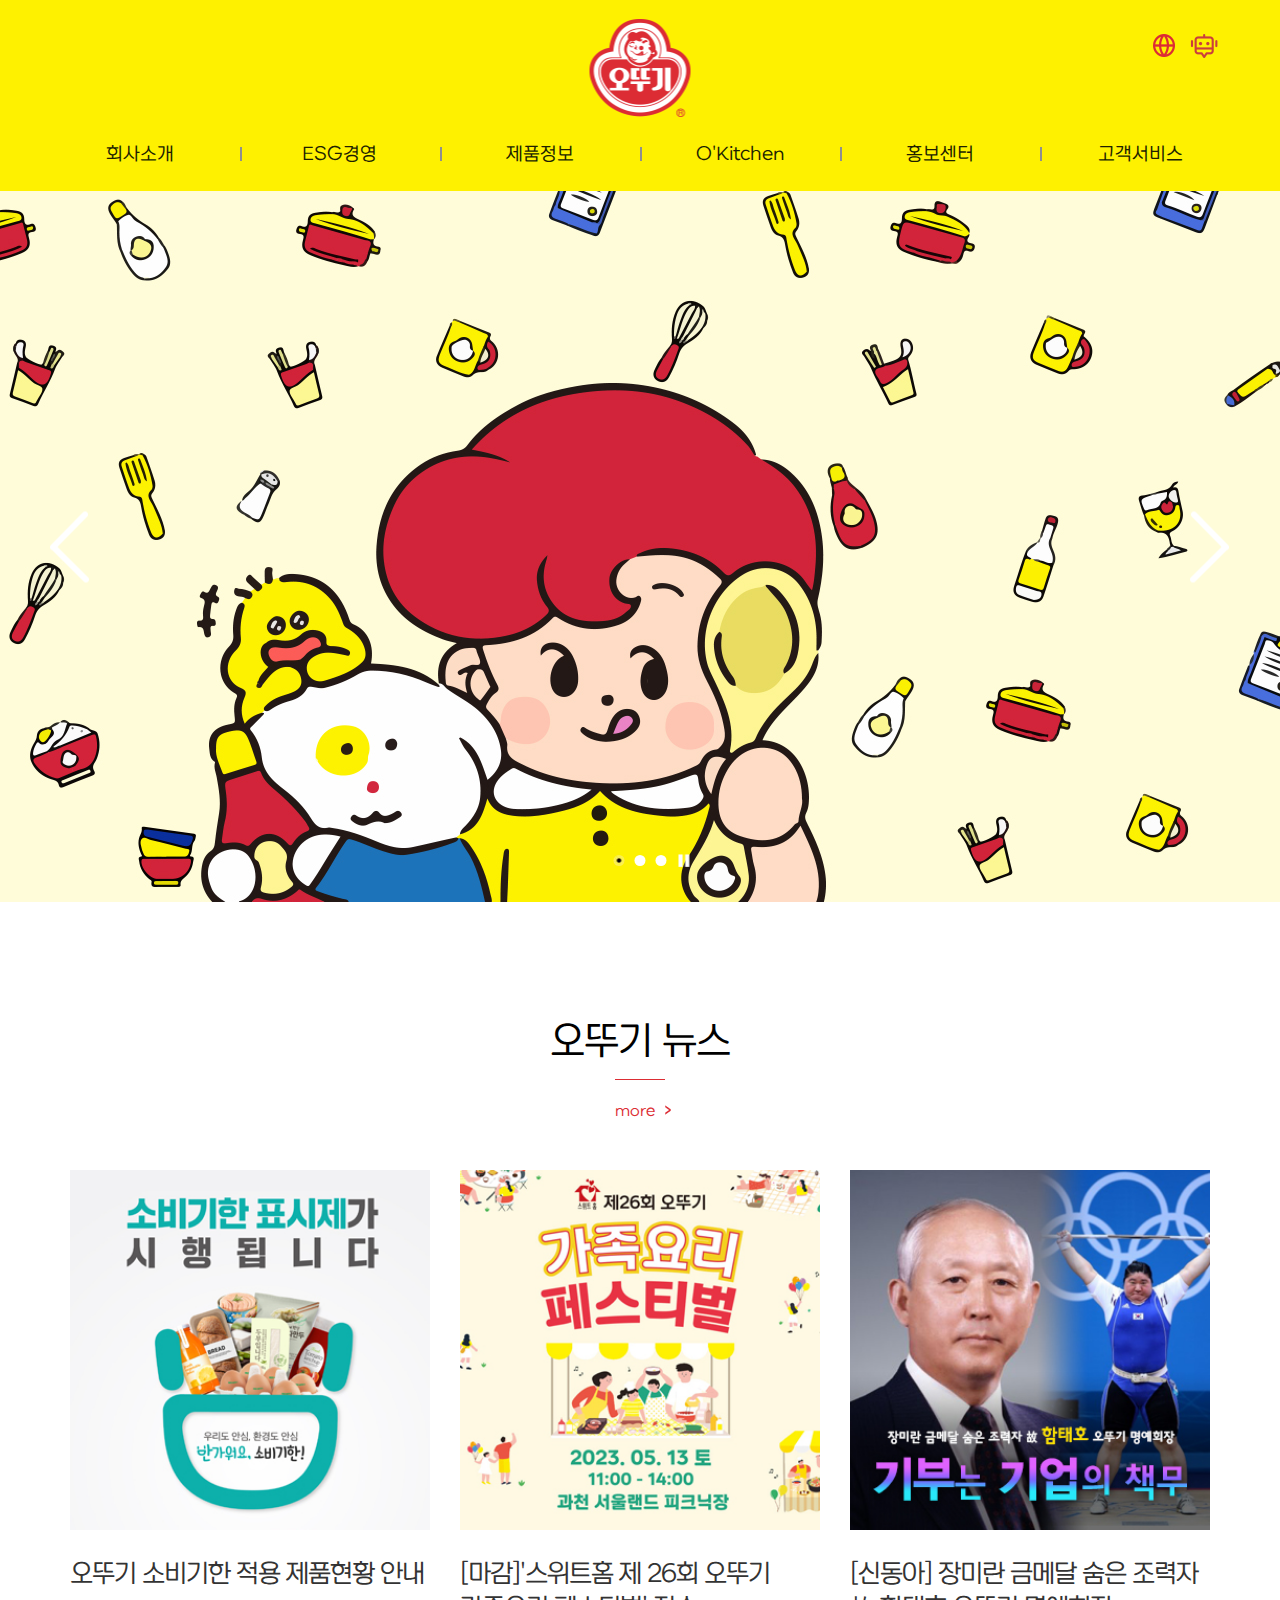
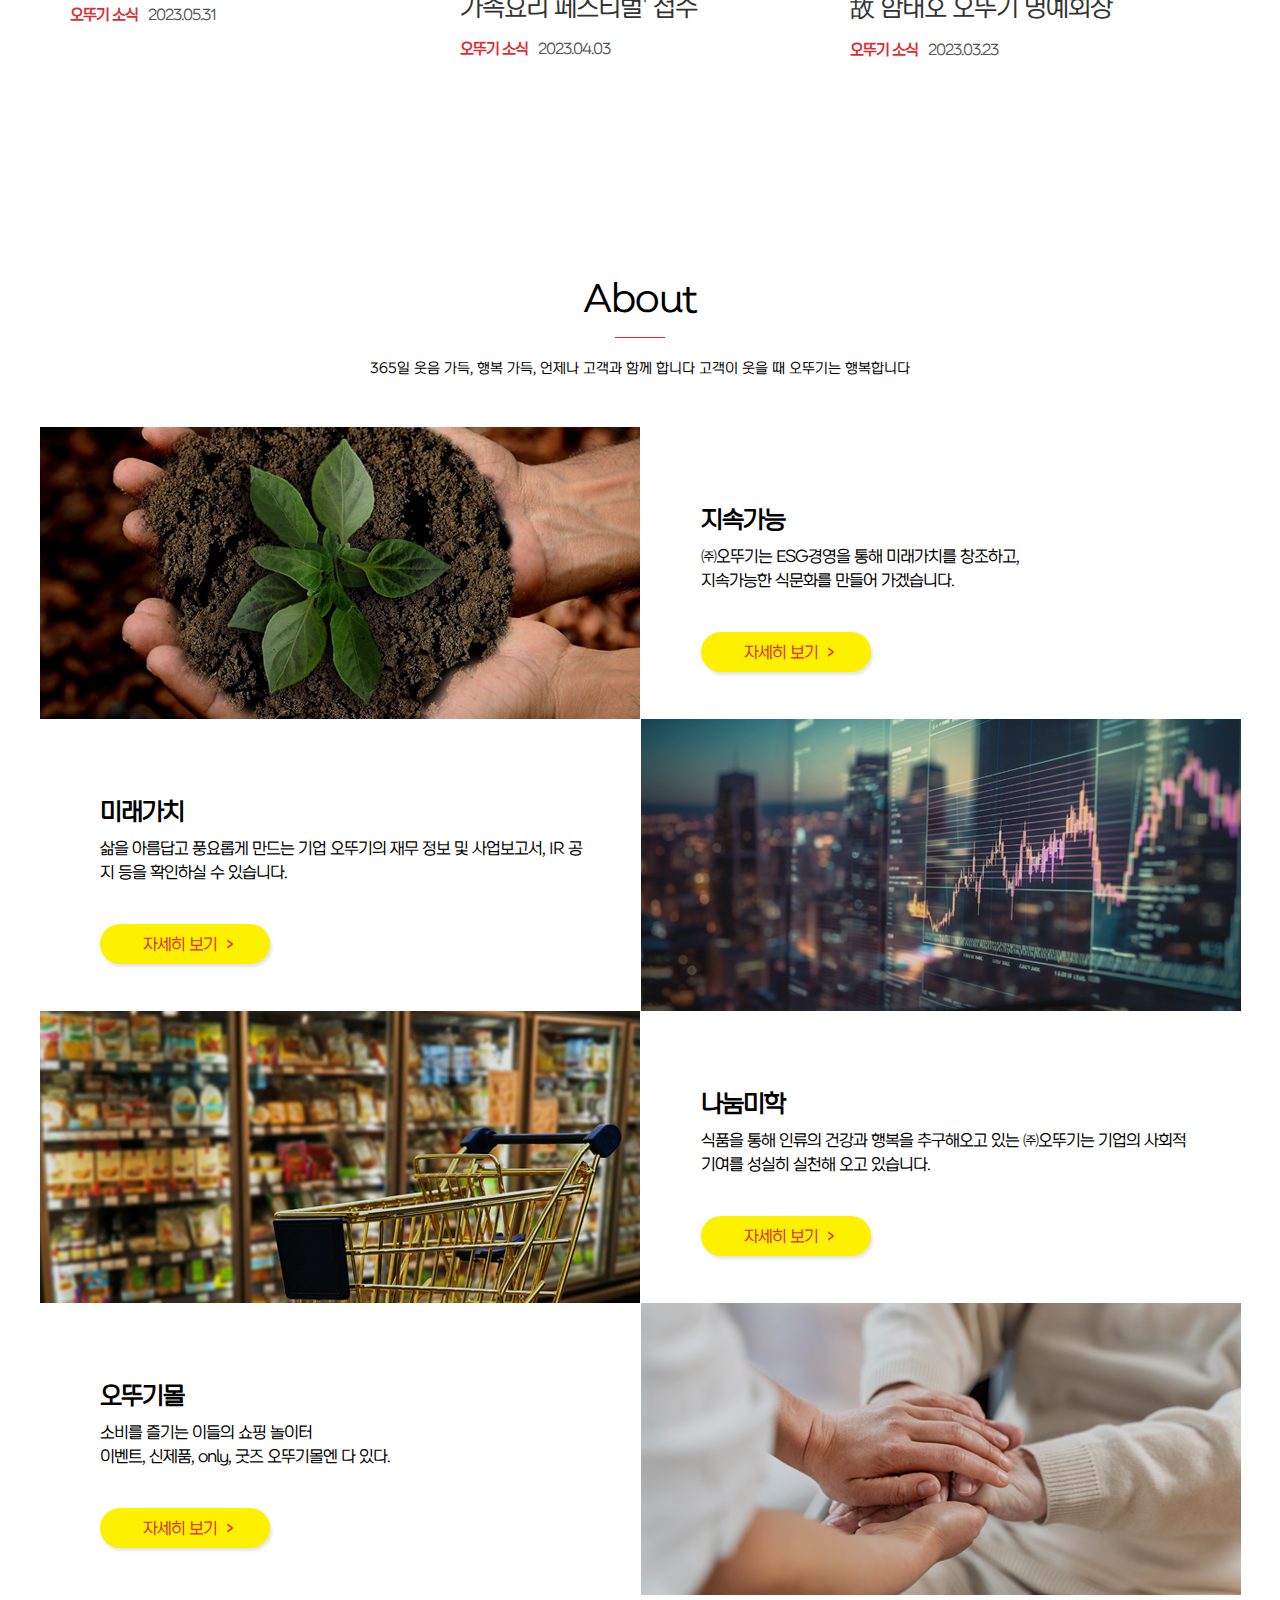
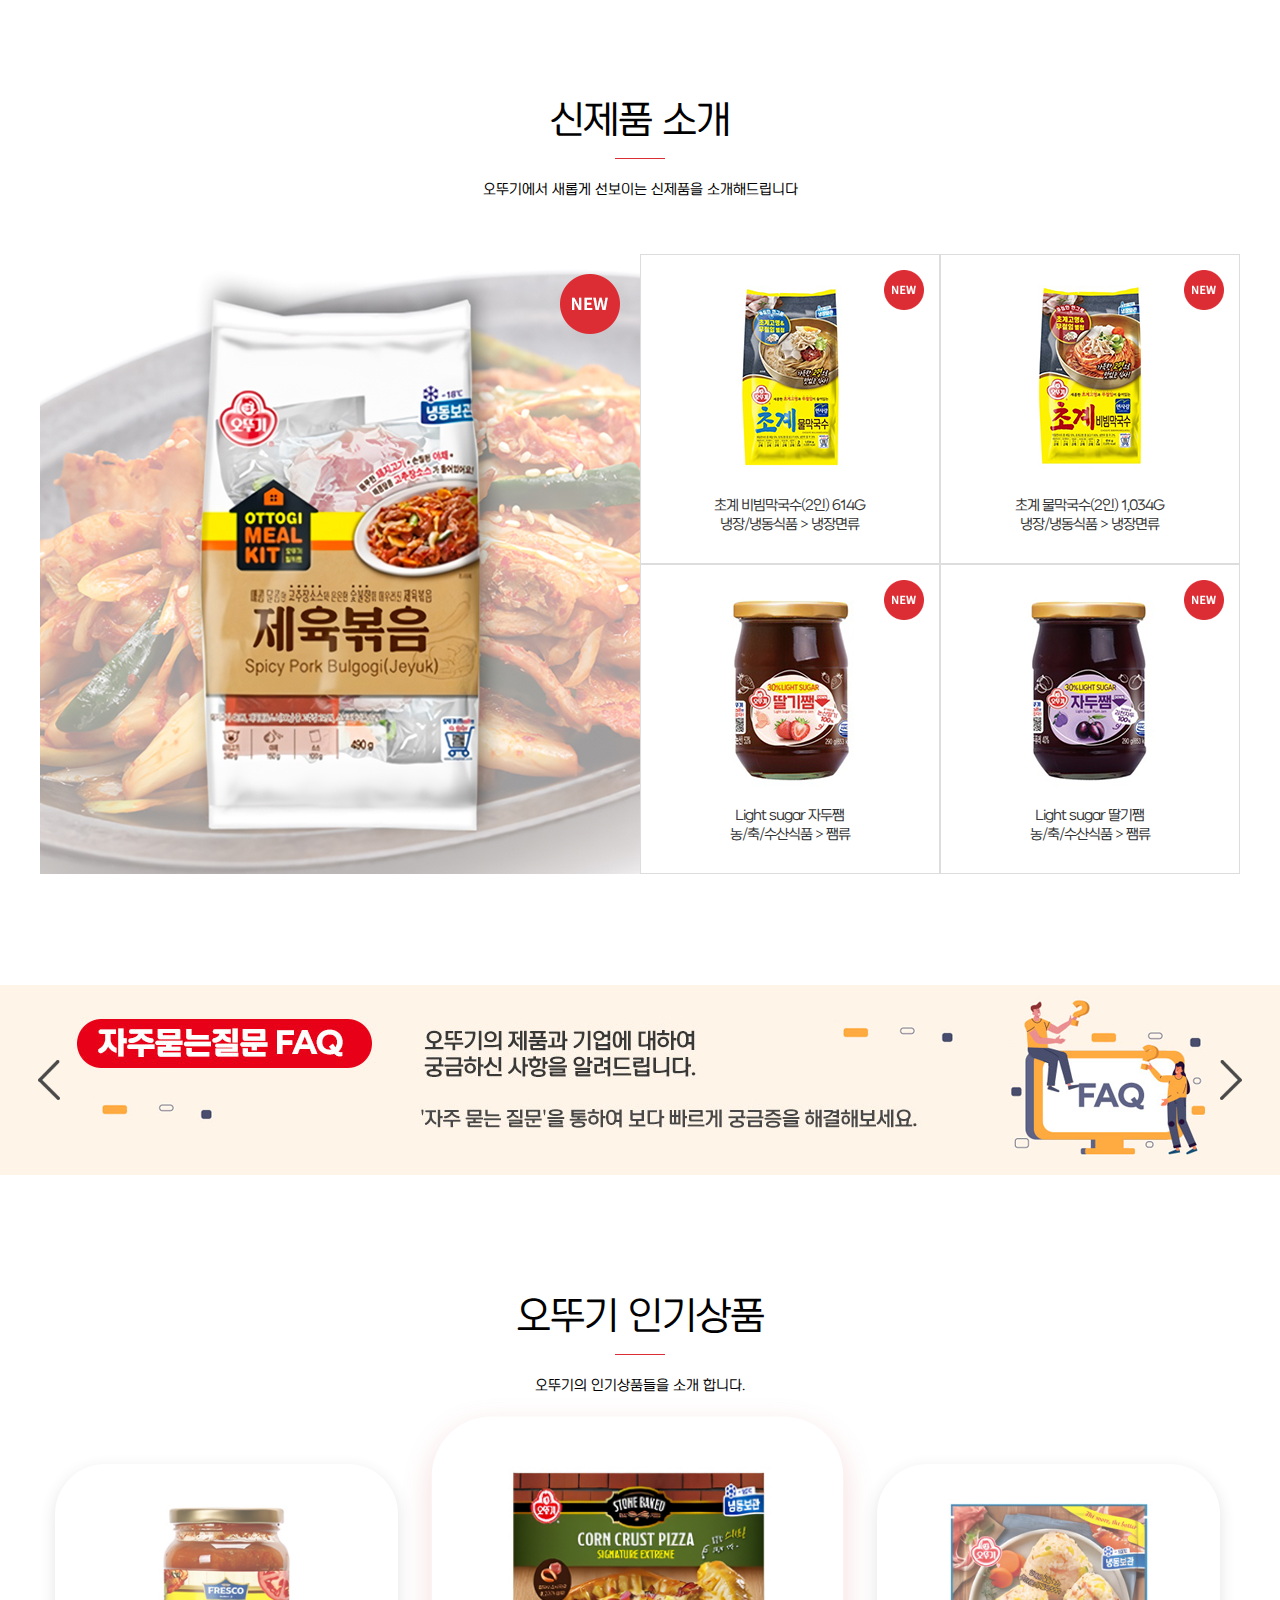
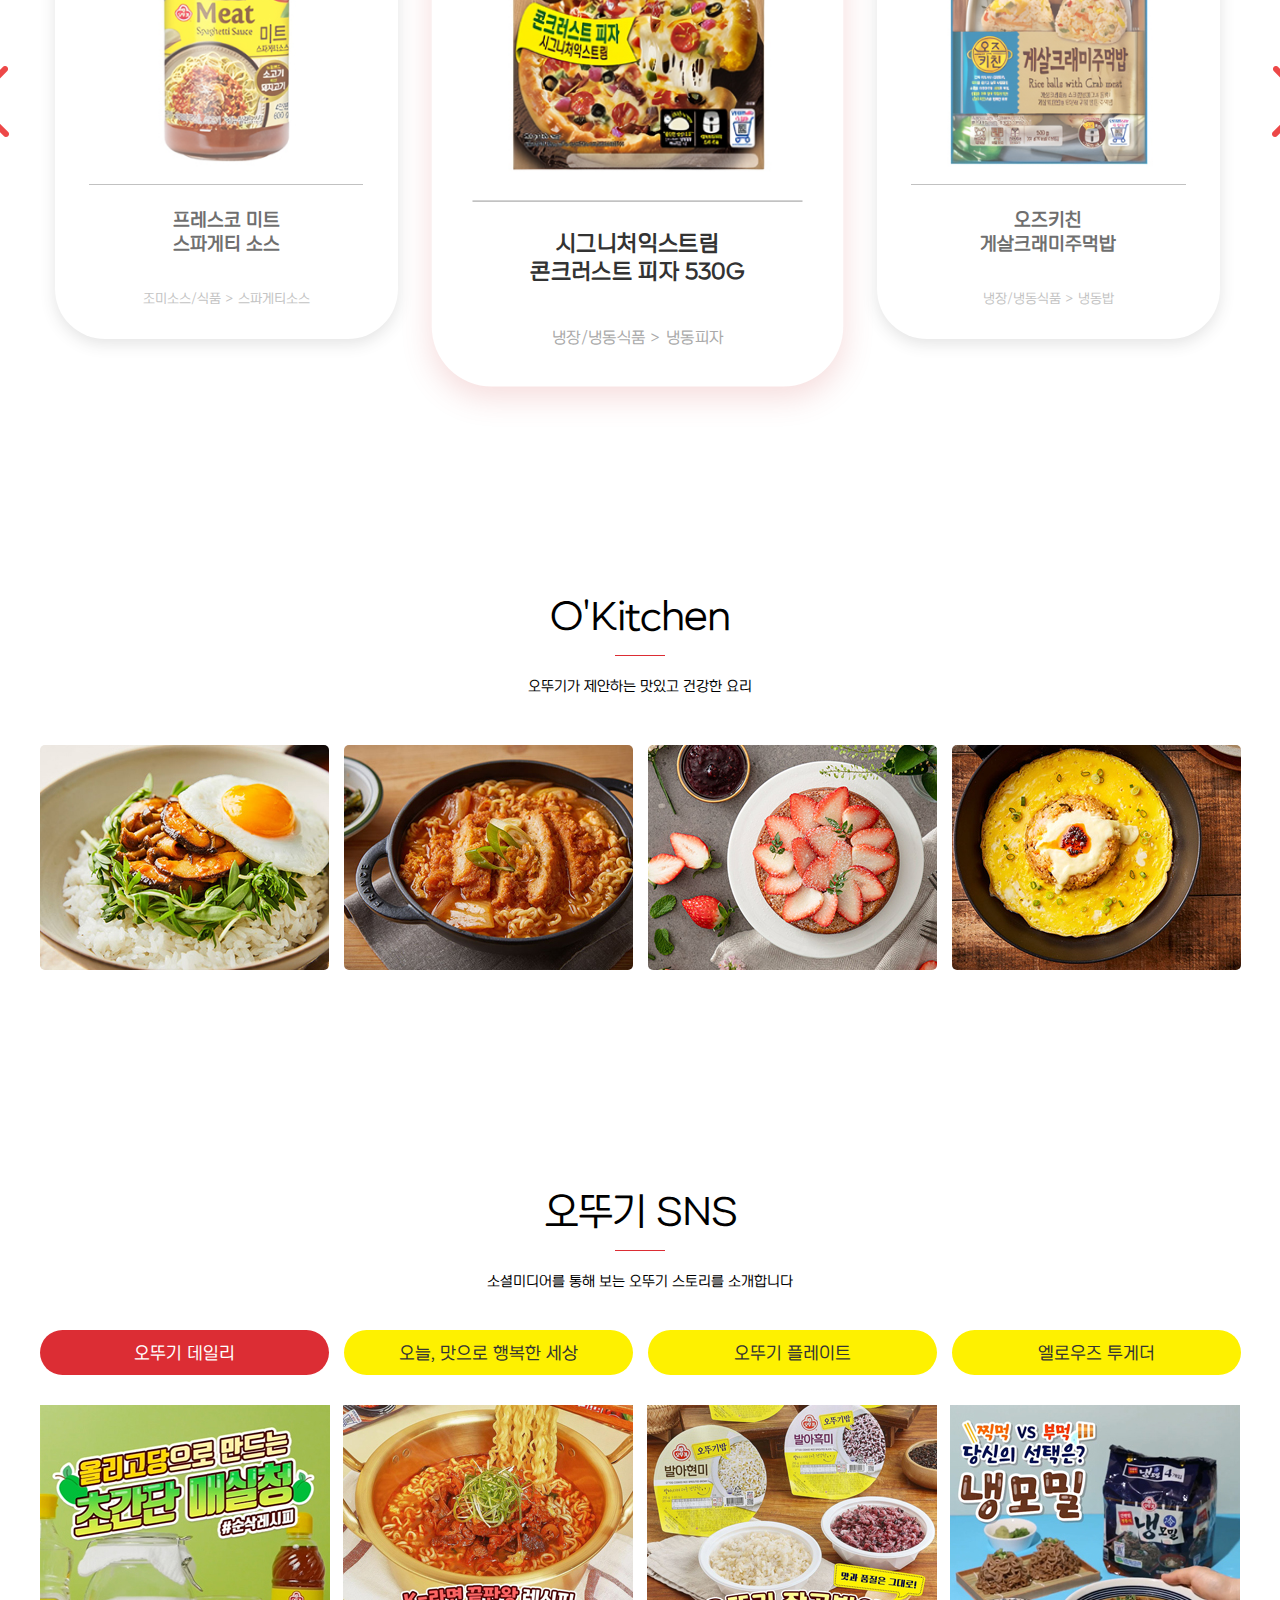
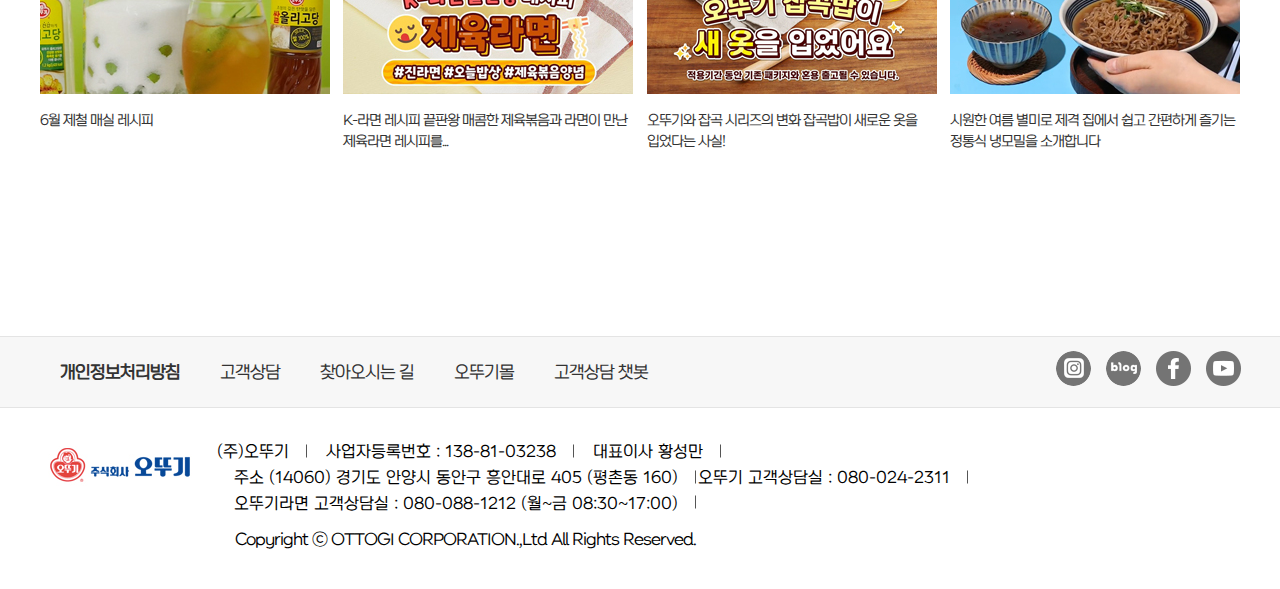
<file: index.html>
<!DOCTYPE html>
<html lang="ko">
<head>
  <meta charset="UTF-8">
  <meta name="viewport" content="width=device-width, initial-scale=1.0">
  <title>오뚜기</title>
  <!-- 폰트 -->
  <link href="https://hangeul.pstatic.net/hangeul_static/css/nanum-gothic.css" rel="stylesheet">
  <!-- css -->
  <link rel="stylesheet" href="css/import.css">
  <link rel="stylesheet" href="css/main.css">
  <!-- js -->
  <script src="js/main.js"></script>
  <script src="js/mob.js"></script>
</head>
<body>
  
<!-- 본문바로가기 -->
<div id="skipNavi">
  <a href="#container">본문바로가기</a>
</div>
<!-- //본문바로가기 -->
<hr>

<div class="bg"></div>
<div class="mobBtn">
  <a href="#" title="메뉴 전체보기 열기"><img src="images/icon_all.png" alt="메뉴 전체보기 열기"></a>
</div>
<!-- mob -->
<div class="mob"></div>
<!-- //mob -->

<!-- header -->
<header id="header"></header>
<!-- //header -->
<hr>

<!-- main_visual -->
<div class="main_visual">
  <h2 class="blind">메인 배너</h2>
  <ul class="slide_wrap">
    <li class="slide active black">
      <a href="#" target="_blank" title="새창열기"></a>
    </li>
    <li class="slide">
      <a href="#" target="_blank" title="새창열기"></a>
    </li>
    <li class="slide">
      <a href="#" target="_blank" title="새창열기"></a>
    </li>
  </ul>

  <!-- arrow -->
  <div class="slide_arrow">
    <a href="#" class="btn_prev">이전 슬라이드</a>
    <a href="#" class="btn_next">다음 슬라이드</a>
  </div>
  <!-- //arrow -->

  <!-- rolling -->
  <div class="slide_roll">
    <ul>
      <li class="on"><a href="#">1번 슬라이드로 이동</a></li>
      <li><a href="#">2번 슬라이드로 이동</a></li>
      <li><a href="#">3번 슬라이드로 이동</a></li>
    </ul>
    <a href="#" class="btn_play">재생/멈춤</a>
  </div>
  <!-- //rolling -->
</div>
<!-- //main_visual -->
<hr>

<!-- container -->
<section id="container">

  <!-- content1 -->
  <div class="content1">
    <h2>오뚜기 뉴스</h2>
    <a href="#" title="오뚜기 뉴스 더보기">more</a>
    <ul>
      <li>
        <a href="#"><img src="./images/news_01.jpg" alt="소비기한 표시제"></a>
        <a href="#">오뚜기 소비기한 적용 제품현황 안내</a>
        <span><strong>오뚜기 소식</strong>2023.05.31</span>
      </li>
      <li>
        <a href="#"><img src="./images/news_02.jpg" alt="가족요리 페스티벌"></a>
        <a href="#">[마감]'스위트홈 제 26회 오뚜기<br>가족요리 페스티벌' 접수</a>
        <span><strong>오뚜기 소식</strong>2023.04.03</span>
      </li>
      <li>
        <a href="#"><img src="./images/news_03.jpg" alt="함태호 오뚜기 명예회장"></a>
        <a href="#">[신동아] 장미란 금메달 숨은 조력자<br>故 함태호 오뚜기 명예회장</a>
        <span><strong>오뚜기 소식</strong>2023.03.23</span>
      </li>
      <li>
        <a href="#"><img src="./images/news_04.jpg" alt="함태호 오뚜기 명예회장"></a>
        <a href="#">오뚜기 '제3회 푸드 에세이' 공모전 개최··· 전년 대비 시상 규모 확대</a>
        <span><strong>오뚜기 소식</strong>2023.02.23</span>
      </li>
    </ul>
  </div>
  <!-- //content1 -->
  <hr>

  <!-- content2 -->
  <div class="content2">
    <h2>About</h2>
    <p>365일 웃음 가득, 행복 가득, 언제나 고객과 함께 합니다 고객이 웃을 때 오뚜기는 행복합니다</p>
    <ul>
      <li>
        <dl>
          <dt>지속가능</dt>
          <dd>㈜오뚜기는 ESG경영을 통해 미래가치를 창조하고,<br>지속가능한 식문화를 만들어 가겠습니다.</dd>
          <dd><a href="#" title="지속가능 자세히 보기">자세히 보기</a></dd>
        </dl>
      </li>
      <li>
        <dl>
          <dt>미래가치</dt>
          <dd>삶을 아름답고 풍요롭게 만드는 기업 오뚜기의 재무 정보 및 사업보고서, IR 공지 등을 확인하실 수 있습니다.</dd>
          <dd><a href="#" title="미래가치 자세히 보기">자세히 보기</a></dd>
        </dl>
      </li>
      <li>
        <dl>
          <dt>나눔미학</dt>
          <dd>식품을 통해 인류의 건강과 행복을 추구해오고 있는 ㈜오뚜기는 기업의 사회적 기여를 성실히 실천해 오고 있습니다. </dd>
          <dd><a href="#" title="나눔미학 자세히 보기">자세히 보기</a></dd>
        </dl>
      </li>
      <li>
        <dl>
          <dt>오뚜기몰</dt>
          <dd>소비를 즐기는 이들의 쇼핑 놀이터<br>이벤트, 신제품, only, 굿즈 오뚜기몰엔 다 있다.</dd>
          <dd><a href="#" title="오뚜기몰 자세히 보기">자세히 보기</a></dd>
        </dl>
      </li>
    </ul>
  </div>
  <!-- //content2 -->
  <hr>

  <!-- content3 -->
  <div class="content3">
    <h2>신제품 소개</h2>
    <p>오뚜기에서 새롭게 선보이는 신제품을 소개해드립니다</p>
    <ul>
      <li>
        <ul class="new_slide">
          <li class="active">
            <a href="#" title="제육볶음"><img src="images/new_01.jpg" alt="제육볶음"></a>
            <span class="new_icon">신제품</span>
          </li>

          <li>
            <a href="#" title="열떡볶이면"><img src="images/new_02.jpg" alt="열떡볶이면"></a>
            <span class="new_icon">신제품</span>
          </li>
          <li>
            <a href="#" title="빠개장면"><img src="images/new_03.jpg" alt="빠개장면"></a>
            <span class="new_icon">신제품</span>
          </li>
        </ul>
      </li>
      <li>
        <ul class="new_pro">
          <li>
            <a href="#" title="초계 물막국수">
              <span class="new_icon">신제품</span>
              <p>초계 물막국수(2인) 1,034G
                <span>냉장/냉동식품 &gt; 냉장면류</span>
              </p>
            </a>
          </li>
          <li>
            <a href="#" title="초계 비빔막국수">
              <span class="new_icon">신제품</span>
              <p>초계 비빔막국수(2인) 614G
                <span>냉장/냉동식품 &gt; 냉장면류</span>
              </p>
            </a>
          </li>
          <li>
            <a href="#" title="딸기쨈">
              <span class="new_icon">신제품</span>
              <p>Light sugar 딸기쨈
                <span>농/축/수산식품 &gt; 쨈류</span>
              </p>
            </a>
          </li>
          <li>
            <a href="#" title="자두쨈">
              <span class="new_icon">신제품</span>
              <p>Light sugar 자두쨈
                <span>농/축/수산식품 &gt; 쨈류</span>
              </p>
            </a>
          </li>
        </ul>
      </li>
    </ul>
  </div>
  <!-- //content3 -->
  <hr>

  <!-- content4 -->
  <div class="content4">
    <ul>
      <li><a href="#" target="_blank" title="새창열림"><img src="./images/event_01.jpg" alt="FAQ"></a></li>
      <li><a href="#" target="_blank" title="새창열림"><img src="./images/event_02.jpg" alt="소비기한 표시제"></a></li>
    </ul>

    <div class="event_arrow">
      <a href="#" class="event_prev">이전 슬라이드</a>
      <a href="#" class="event_next">다음 슬라이드</a>
    </div>
  </div>
  <!-- //content4 -->
  <hr>

  <!-- content5 -->
  <div class="content5">
    <!-- content5_inner -->
    <div class="content5_inner">
      <h2>오뚜기 인기상품</h2>
      <p>오뚜기의 인기상품들을 소개 합니다.</p>
      <div class="best_items">
        <ul>
          <!-- 1 -->
          <li>
            <a href="#">
              <p>프레스코 미트<br>스파게티 소스</p>
              <span>조미소스/식품 &gt; 스파게티소스</span>
            </a>
          </li>
          <!-- 2 -->
          <li class="on">
            <a href="#">
              <p>시그니처익스트림<br>콘크러스트 피자 530G</p>
              <span>냉장/냉동식품 &gt; 냉동피자</span>
            </a>
          </li>
          <!-- 3 -->
          <li>
            <a href="#">
              <p>오즈키친<br>게살크래미주먹밥</p>
              <span>냉장/냉동식품 &gt; 냉동밥</span>
            </a>
          </li>
          <!-- 4 -->
          <li>
            <a href="#">
              <p>뚜기네 분식집 라볶이</p>
              <span>곡류가공식품 &gt; 쌀떡류</span>
            </a>
          </li>
          <!-- 5 -->
          <li>
            <a href="#">
              <p>오늘밥상<br>제육볶음양념</p>
              <span>조미소스/식품 &gt; 파우치양념장</span>
            </a>
          </li>
          <!-- 6 -->
          <li>
            <a href="#">
              <p>오늘밥상 춘천식<br>철판닭갈비양념</p>
              <span>조미소스/식품 &gt; 파우치양념장</span>
            </a>
          </li>
          <!-- 7 -->
          <li>
            <a href="#">
              <p>중국식 18mm<br>넓은 당면</p>
              <span>면류 &gt; 당면</span>
            </a>
          </li>
          <!-- 8 -->
          <li>
            <a href="#">
              <p>전복죽</p>
              <span>레토르트/간편식 &gt; 용기죽</span>
            </a>
          </li>
          <!-- 9 -->
          <li>
            <a href="#">
              <p>맛있는 오뚜기 컵밥<br>톡톡김치알밥</p>
              <span>레토르트/간편식 &gt; 컵밥</span>
            </a>
          </li>
          <!-- 10 -->
          <li>
            <a href="#">
              <p>종로식 도가니탕</p>
              <span>레토르트/간편식 &gt; 탕국찌개류</span>
            </a>
          </li>
          <!-- 11 -->
          <li>
            <a href="#">
              <p>팬더굴소스</p>
              <span>조미소스/식품 &gt; 이금기소스</span>
            </a>
          </li>
          <!-- 12 -->
          <li>
            <a href="#">
              <p>타바스코페퍼소스</p>
              <span>조미소스/식품 &gt; 타바스코</span>
            </a>
          </li>
          <!-- 13 -->
          <li>
            <a href="#">
              <p>진비빔면</p>
              <span>라면류 &gt; 진비빔면</span>
            </a>
          </li>
          <!-- 14 -->
          <li>
            <a href="#">
              <p>컵누들<br>매콤찜닭맛 컵</p>
              <span>라면류 &gt; 컵누들</span>
            </a>
          </li>
          <!-- 15 -->
          <li>
            <a href="#">
              <p>1/2하프마요네스</p>
              <span>조미소스/식품 &gt; 마요네스</span>
            </a>
          </li>
          <!-- 16 -->
          <li>
            <a href="#">
              <p>핫케이크믹스</p>
              <span>분말/건조식품 &gt; 프리믹스</span>
            </a>
          </li>
          <!-- 17 -->
          <li>
            <a href="#">
              <p>컵누들 우동맛</p>
              <span>라면류 &gt; 컵누들</span>
            </a>
          </li>
        </ul>
      </div>
      <div class="best_items_arrow">
        <a href="#" class="best_prev">이전 슬라이드</a>
        <a href="#" class="best_next">다음 슬라이드</a>
      </div>
    </div>
    <!-- //content5_inner -->
  </div>
  <!-- //content5 -->
  <hr>

  <!-- content6 -->
  <div class="content6">
    <h2>O'Kitchen</h2>
    <p>오뚜기가 제안하는 맛있고 건강한 요리</p>
    <div>
      <ul>
        <li>
          <img src="./images/okitchen_01.jpg" alt="봄 된장 비빔밥">
          <div>
            <a>
              <p>봄 된장 비빔밥</p>
              <span>#요리초보 #어린이 #봄</span>
            </a>
          </div>
        </li>
        <li>
          <img src="./images/okitchen_02.jpg" alt="돈까스 김치나베 라면">
          <div>
            <a href="#">
              <p>돈까스 김치나베 라면</p>
              <span>#열라면 #돈까스 #돈까스김치나베</span>
            </a>
          </div>
        </li>
        <li>
          <img src="./images/okitchen_03.jpg" alt="딸기케이크">
          <div>
            <a href="#">
              <p>딸기케이크</p>
              <span>#딸기 #케이크 #핫케이크믹스</span>
            </a>
          </div>
        </li>
        <li>
          <img src="./images/okitchen_04.jpg" alt="한라산볶음밥">
          <div>
            <a href="#">
              <p>한라산볶음밥</p>
              <span>#볶음밥X라조장 #계란요리 #치즈듬뿍</span>
            </a>
          </div>
        </li>
        <li>
          <img src="./images/okitchen_05.jpg" alt="에그마요 샌드위치">
          <div>
            <a href="#">
              <p>에그마요 샌드위치</p>
              <span>#갈릭아이올리 #계란요리 #브런치</span>
            </a>
          </div>
        </li>
        <li>
          <img src="./images/okitchen_06.jpg" alt="열라면 투움바">
          <div>
            <a href="#">
              <p>열라면 투움바</p>
              <span>#열라면 #투움바 #프레스코</span>
            </a>
          </div>
        </li>
      </ul>
    </div>

  </div>
  <!-- //content6 -->
  <hr>

  <!-- content7 -->
  <div class="content7">
    <h2>오뚜기 SNS</h2>
    <p>소셜미디어를 통해 보는 오뚜기 스토리를 소개합니다</p>

    <ul class="sns_menu">
      <li class="daily"><a href="#" class="on">오뚜기 데일리</a></li>
      <li class="today"><a href="#">오늘, 맛으로 행복한 세상</a></li>
      <li class="plate"><a href="#">오뚜기 플레이트</a></li>
      <li class="together"><a href="#">엘로우즈 투게더</a></li>
    </ul>
    
    <div>
      <ul class="sns_detail">
        <li class="daily">
          <a href="#" target="_blank" title="새 창 바로가기">
            <img src="./images/OttogiSns_01.jpg" alt="6월 제철 매실 레시피">
            <p>6월 제철 매실 레시피</p>
          </a>
        </li>
        <li class="daily">
          <a href="#" target="_blank" title="새 창 바로가기">
            <img src="./images/OttogiSns_02.jpg" alt="제육라면 레시피">
            <p>K-라면 레시피 끝판왕 매콤한 제육볶음과 라면이 만난 제육라면 레시피를...</p>
          </a>
        </li>
        <li class="daily">
          <a href="#" target="_blank" title="새 창 바로가기">
            <img src="./images/OttogiSns_03.jpg" alt="오뚜기 잡곡밥">
            <p>오뚜기와 잡곡 시리즈의 변화 잡곡밥이 새로운 옷을<br>입었다는 사실!</p>
          </a>
        </li>
        <li class="daily">
          <a href="#" target="_blank" title="새 창 바로가기">
            <img src="./images/OttogiSns_04.jpg" alt="냉모밀">
            <p>시원한 여름 별미로 제격 집에서 쉽고 간편하게 즐기는 정통식 냉모밀을 소개합니다</p>
          </a>
        </li>
      </ul>
      <ul class="sns_detail">
        <li class="today">
          <a href="#" target="_blank" title="새 창 바로가기">
            <img src="./images/OttogiSns_05.jpg" alt="맛있는 볶음밥 2종">
            <p>초간단! 요리 팁 대방출 맛있는 볶음밥과 케미가<br>뿜뿜하는 꿀조합 레시피...</p>
          </a>
        </li>
        <li class="today">
          <a href="#" target="_blank" title="새 창 바로가기">
            <img src="./images/OttogiSns_04.jpg" alt="히모카와 우동">
            <p>SNS를 뜨겁게 달군 그 메뉴! 신제품 히모카와 우<br>동과 함께 집에서 즐기는 맛집</p>
          </a>
        </li>
        <li class="today">
          <a href="#" target="_blank" title="새 창 바로가기">
            <img src="./images/OttogiSns_06.jpg" alt="냉모밀">
            <p>시원한 여름 별미로 제격 집에서 쉽고 간편하게 즐<br>기는 정통식 냉모밀</p>
          </a>
        </li>
        <li class="today">
          <a href="#" target="_blank" title="새 창 바로가기">
            <img src="./images/OttogiSns_07.jpg" alt="사골 닭개장">
            <p>칼칼한 국물이 생각나는 날,, 닭고기와 각종 야채를<br>푸짐히 넣은 사골 닭개장</p>
          </a>
        </li>
      </ul>
      <ul class="sns_detail">
        <li class="plate">
          <a href="#" target="_blank" title="새 창 바로가기">
            <img src="./images/OttogiSns_08.jpg" alt="국수면 요리백과">
            <p>면티기 면치기 짠짠짠! 면 요리를 더욱 맛있게 즐<br>길 수 있는 면에 대한 숨겨진...</p>
          </a>
        </li>
        <li class="plate">
          <a href="#" target="_blank" title="새 창 바로가기">
            <img src="./images/OttogiSns_09.jpg" alt="옐로우 우산 이벤트">
            <p>#장매대비이벤트 특명! 영양사 선생님을 지켜라!<br>비가 쏟아지는 여름 장마철...</p>
          </a>
        </li>
        <li class="plate">
          <a href="#" target="_blank" title="새 창 바로가기">
            <img src="./images/OttogiSns_10.jpg" alt="기적의 아침밥">
            <p>빰빰 빰빰바 빰빠빰빠바 - 지이이익 - 기상 기상입<br>니다.</p>
          </a>
        </li>
        <li class="plate">
          <a href="#" target="_blank" title="새 창 바로가기">
            <img src="./images/OttogiSns_11.jpg" alt="오밀조밀 급식자랑">
            <p>내가 제일 좋아하는 건 여름 그 맛 상상 그 이상 기<br>분 Up and bang~</p>
          </a>
        </li>
      </ul>
      <ul class="sns_detail">
        <li class="together">
          <a href="#" target="_blank" title="새 창 바로가기">
            <img src="./images/OttogiSns_12.jpg" alt="옐로우즈 점심고민">
            <p>인생을 조금 더 행복하게 만들어 줄 고민 모음.jpg</p>
          </a>
        </li>
        <li class="together">
          <a href="#" target="_blank" title="새 창 바로가기">
            <img src="./images/OttogiSns_13.jpg" alt="옐로우즈 마라탕 토핑추천">
            <p>더 이상 마라탕 토핑 고민 말아!! 마라 도합 고민하<br>는 친구들을 위해...</p>
          </a>
        </li>
        <li class="together">
          <a href="#" target="_blank" title="새 창 바로가기">
            <img src="./images/OttogiSns_14.jpg" alt="옐로우즈">
            <p>귀여워서 미안 @@이런 나라서 미안~&gt;&lt;</p>
          </a>
        </li>
        <li class="together">
          <a href="#" target="_blank" title="새 창 바로가기">
            <img src="./images/OttogiSns_15.jpg" alt="옐로우즈">
            <p>큰일났따 #짤 #MEME #푹신해서 #일어날수가<br>없따</p>
          </a>
        </li>
      </ul>
    </div>
  </div>
  <!-- //content7 -->
</section>
<!-- //container -->
<hr>

<!-- footer -->
<footer id="footer"></footer>
<!-- //footer -->

<script>
  async function fetchHtmlAsText(url){
    const response = await fetch(url);
    return await response.text();
  }
  async function importPage(target){
    document.querySelector("#" + target).innerHTML = await fetchHtmlAsText(target + ".html");
  }
  async function importPageClass(target){
      document.querySelector('.'+target).innerHTML = await fetchHtmlAsText(target+'.html');
  }
  
  importPageClass('mob');
  importPage("header");
  importPage("footer");
</script>

</body>
</html>
</file>
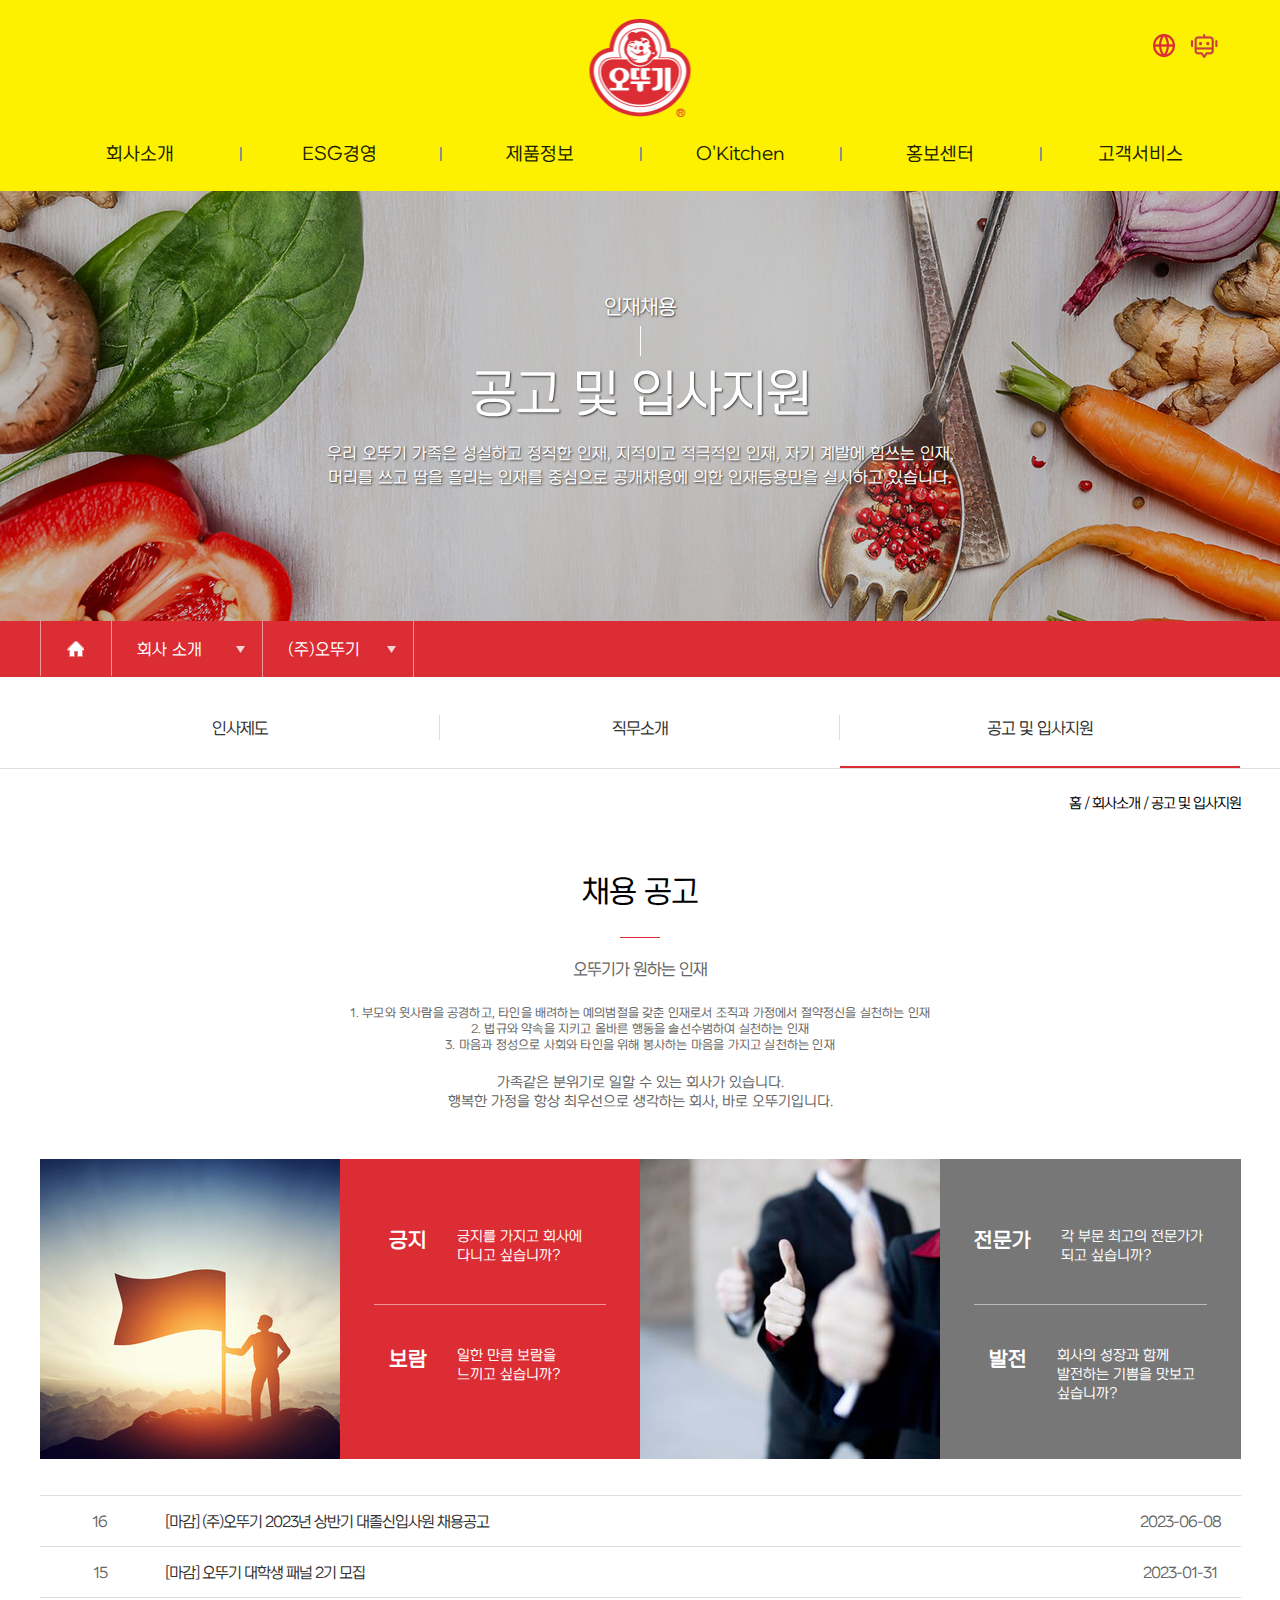
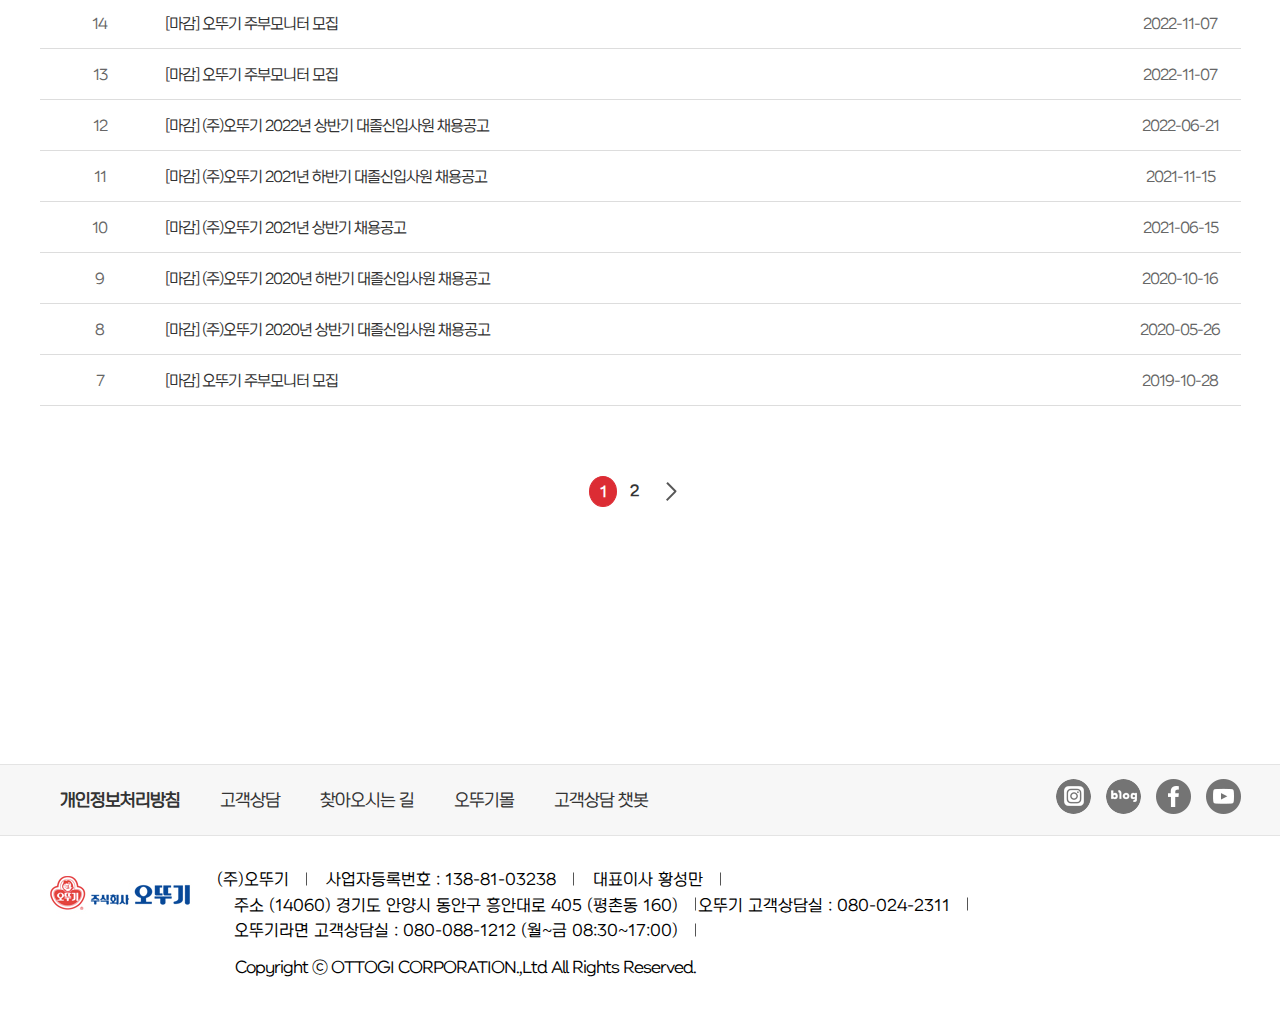
<file: sub1.html>
<!DOCTYPE html>
<html lang="ko">
<head>
  <meta charset="UTF-8">
  <meta name="viewport" content="width=device-width, initial-scale=1.0">
  <title>오뚜기 | 공고 및 입사지원</title>
  <!-- 폰트 -->
  <link href="https://hangeul.pstatic.net/hangeul_static/css/nanum-gothic.css" rel="stylesheet">
  <!-- css -->
  <link rel="stylesheet" href="css/import.css">
  <link rel="stylesheet" type="text/css" href="./css/sub1.css">
  <!-- js -->
  <script src="js/main.js"></script>
  <script src="js/sub1.js"></script>
  <script src="js/mob.js"></script>
</head>
<body>
<!-- 본문바로가기 -->
<div id="skipNavi">
  <a href="#container">본문바로가기</a>
</div>
<!-- //본문바로가기 -->

<div class="bg"></div>
<div class="mobBtn">
  <a href="#" title="메뉴 전체보기 열기"><img src="images/icon_all.png" alt="메뉴 전체보기 열기"></a>
</div>
<!-- mob -->
<div class="mob"></div>
<!-- //mob -->

<!-- header -->
<header id="header"></header>
<!-- //header -->

<!-- container -->
<section id="container">
  <!-- spot -->
  <div class="spot">
    <!-- spot_inner -->
    <div class="spot_inner">
      <h2>인재채용</h2>
      <h3>공고 및 입사지원</h3>
      <p>우리 오뚜기 가족은 성실하고 정직한 인재, 지적이고 적극적인 인재, 자기 계발에 힘쓰는 인재,<br/>머리를 쓰고 땀을 흘리는 인재를 중심으로 공개채용에 의한 인재등용만을 실시하고 있습니다.</p>
    </div>
    <!-- //spot_inner -->
  </div>
  <!-- //spot -->
  
  <!-- sub_navi -->
  <div class="sub_navi">
    <!-- sub_navi_inner -->
    <div class="sub_navi_inner">
      <ul>
        <li><a href="index.html">홈으로 돌아가기</a></li>
        <li><a href="#">회사 소개</a>
          <ul>
            <li><a href="#">회사소개</a></li>
            <li><a href="#">ESG경영</a></li>
            <li><a href="#">제품정보</a></li>
            <li><a href="#">쿠킹&amp;스토리</a></li>
            <li><a href="#">홍보센터</a></li>
            <li><a href="#">고객서비스</a></li>
          </ul>
        </li>
        <li><a href="#">(주)오뚜기</a>
          <ul>
            <li><a href="#">(주)오뚜기</a></li>
            <li><a href="#">인재 채용</a></li>
            <li><a href="#">사업장 소개</a></li>
            <li><a href="#">찾아오시는 길</a></li>
          </ul>
        </li>
      </ul>
    </div>
    <!-- //sub_navi_inner -->
  </div>
  <!-- //sub_navi -->

  <!-- content -->
  <div id="content">
    <div class="career_btn">
      <ul>
        <li><a href="#">인사제도</a></li>
        <li><a href="#">직무소개</a></li>
        <li class="on"><a href="#">공고 및 입사지원</a></li>
      </ul>
    </div>
    <p class="path">홈 / 회사소개 / 공고 및 입사지원</p>
    <div class="career">
      <h4>채용 공고</h4>
      <dl>
        <dt>오뚜기가 원하는 인재</dt>
        <dd>1. 부모와 윗사람을 공경하고, 타인을 배려하는 예의범절을 갖춘 인재로서 조직과 가정에서 절약정신을 실천하는 인재</dd>
        <dd>2. 법규와 약속을 지키고 올바른 행동을 솔선수범하여 실천하는 인재</dd>
        <dd>3. 마음과 정성으로 사회와 타인을 위해 봉사하는 마음을 가지고 실천하는 인재</dd>
      </dl>
      <p>가족같은 분위기로 일할 수 있는 회사가 있습니다.<br/>행복한 가정을 항상 최우선으로 생각하는 회사, 바로 오뚜기입니다.</p>

      <ul>
        <li>
          <ul>
            <li>
              <strong>긍지</strong>긍지를 가지고 회사에<br/>다니고 싶습니까?
            </li>
            <li>
              <strong>보람</strong>일한 만큼 보람을<br/>느끼고 싶습니까?
            </li>
          </ul>
        </li>
        <li>
          <ul>
            <li><strong>전문가</strong>각 부문 최고의 전문가가<br/>되고 싶습니까?</li>
            <li><strong>발전</strong>회사의 성장과 함께<br/>발전하는 기쁨을 맛보고<br/>싶습니까?</li>
          </ul>
        </li>
      </ul>
      
      <table class="career_notice">
        <caption class="blind">채용공고</caption>
        <tbody>
          <tr>
            <td>16</td>
            <td><a href="#">[마감] (주)오뚜기 2023년 상반기 대졸신입사원 채용공고</a> </td>
            <td>2023-06-08</td>
          </tr>
          <tr>
            <td>15</td>
            <td><a href="#">[마감] 오뚜기 대학생 패널 2기 모집</a></td>
            <td>2023-01-31</td>
          </tr>
          <tr>
            <td>14</td>
            <td><a href="#">[마감] 오뚜기 주부모니터 모집</a></td>
            <td>2022-11-07</td>
          </tr>
          <tr>
            <td>13</td>
            <td><a href="#">[마감] 오뚜기 주부모니터 모집</a></td>
            <td>2022-11-07</td>
          </tr>
          <tr>
            <td>12</td>
            <td><a href="#">[마감] (주)오뚜기 2022년 상반기 대졸신입사원 채용공고</a></td>
            <td>2022-06-21</td>
          </tr>
          <tr>
            <td>11</td>
            <td><a href="#">[마감] (주)오뚜기 2021년 하반기 대졸신입사원 채용공고</a></td>
            <td>2021-11-15</td>
          </tr>
          <tr>
            <td>10</td>
            <td><a href="#">[마감] (주)오뚜기 2021년 상반기 채용공고</a></td>
            <td>2021-06-15</td>
          </tr>
          <tr>
            <td>9</td>
            <td><a href="#">[마감] (주)오뚜기 2020년 하반기 대졸신입사원 채용공고</a></td>
            <td>2020-10-16</td>
          </tr>
          <tr>
            <td>8</td>
            <td><a href="#">[마감] (주)오뚜기 2020년 상반기 대졸신입사원 채용공고</a></td>
            <td>2020-05-26</td>
          </tr>
          <tr>
            <td>7</td>
            <td><a href="#">[마감] 오뚜기 주부모니터 모집</a></td>
            <td>2019-10-28</td>
          </tr>
        </tbody>
      </table>

      <div class="career_slide_roll">
        <ul>
          <li class="on"><a href="#">1</a></li>
          <li><a href="#">2</a></li>
          <li><a href="#" class="btn_next">다음 페이지</a></li>
        </ul>
        
      </div>
      
    </div> <!-- //career -->
  </div>
  <!-- //content -->
</section>
<!-- //container -->


<!-- footer -->
<footer id="footer"></footer>
<!-- //footer -->

<script>
  async function fetchHtmlAsText(url){
    const response = await fetch(url);
    return await response.text();
  }
  async function importPage(target){
    document.querySelector("#" + target).innerHTML = await fetchHtmlAsText(target + ".html");
  }
  async function importPageClass(target){
      document.querySelector('.'+target).innerHTML = await fetchHtmlAsText(target+'.html');
  }
  
  importPageClass('mob');
  importPage("header");
  importPage("footer");
</script>

</body>
</html>
</file>
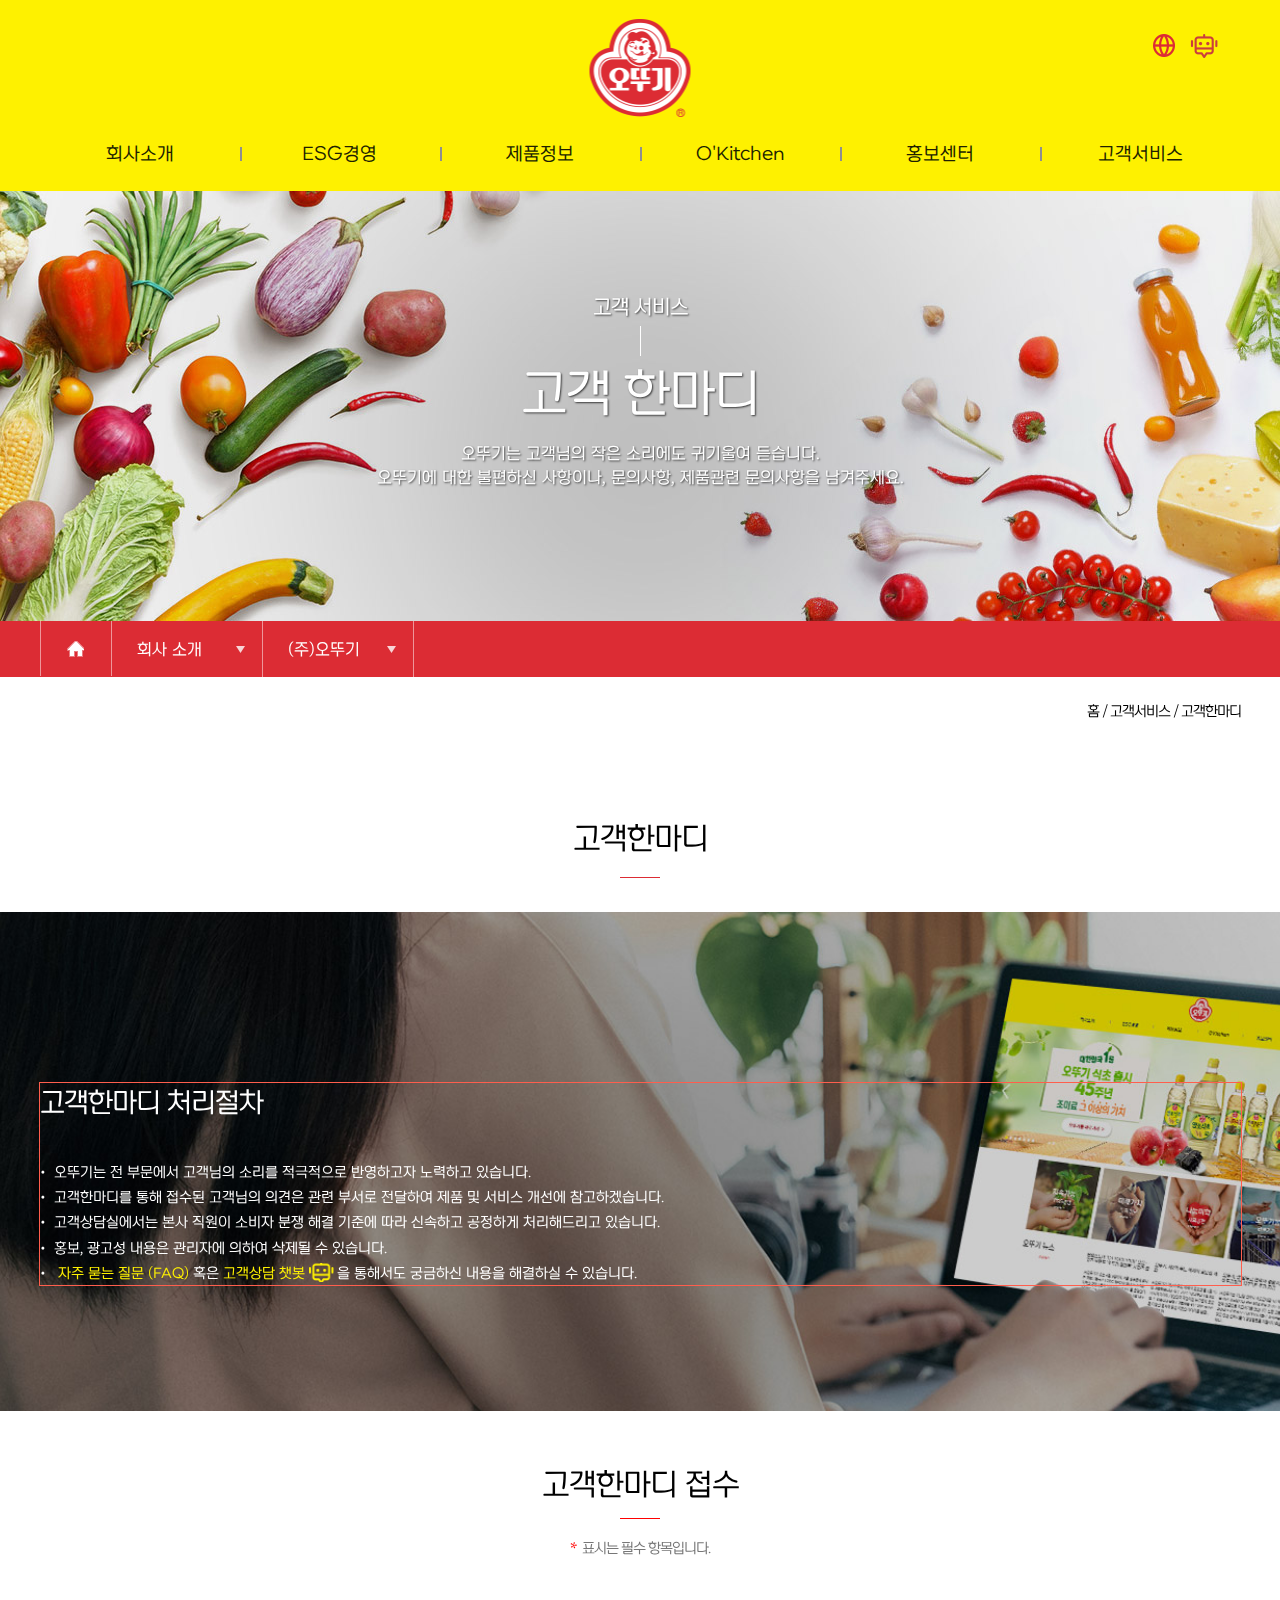
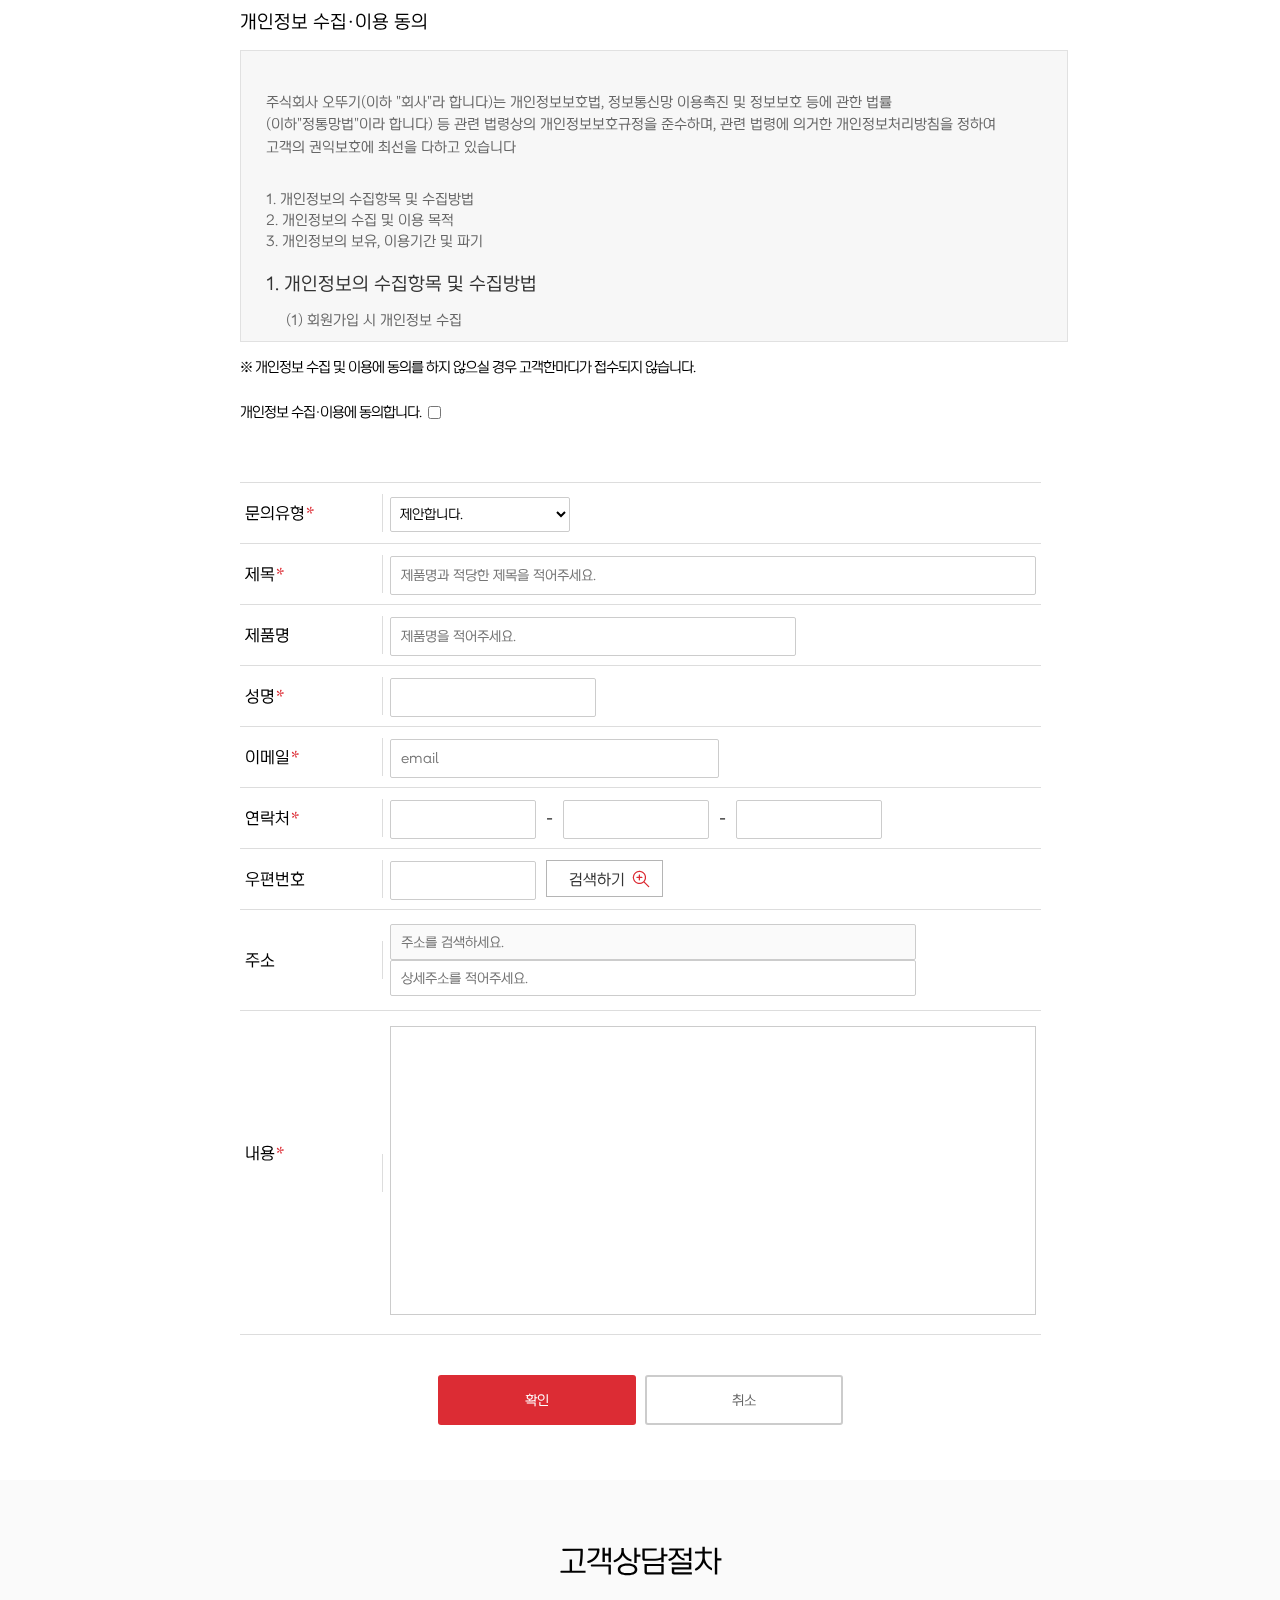
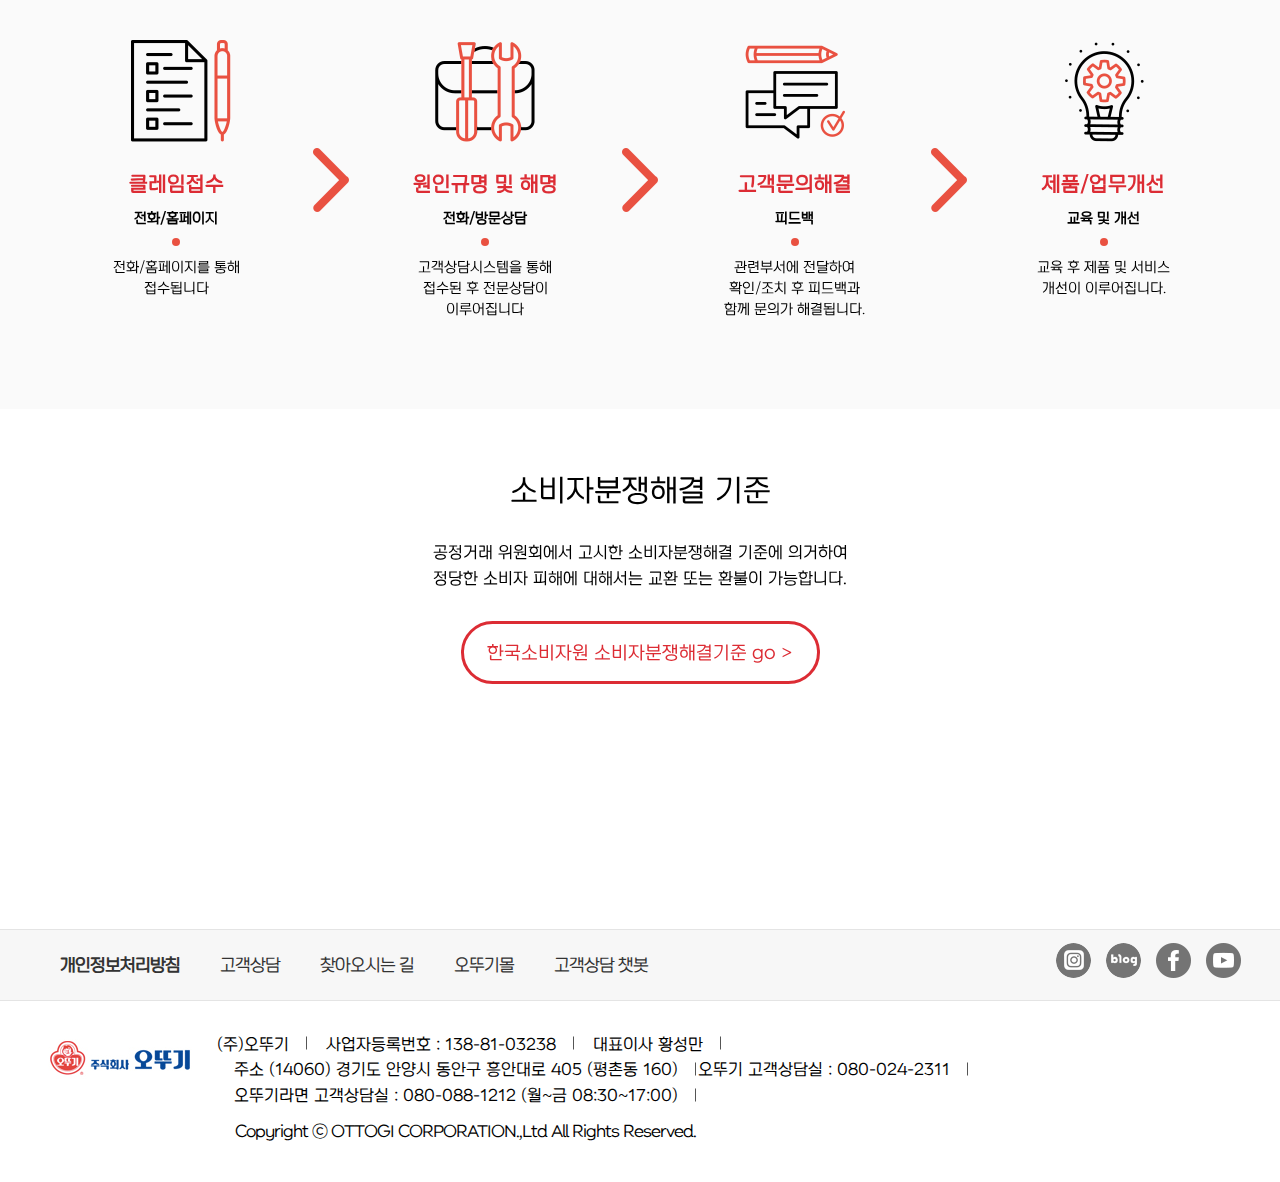
<file: sub2.html>
<!DOCTYPE html>
<html lang="ko">
<head>
  <meta charset="UTF-8">
  <meta name="viewport" content="width=device-width, initial-scale=1.0">
  <title>오뚜기 | 고객 한마디</title>
  <!-- 폰트 -->
  <link href="https://hangeul.pstatic.net/hangeul_static/css/nanum-gothic.css" rel="stylesheet">
  <!-- css -->
  <link rel="stylesheet" href="css/import.css">
  <link rel="stylesheet" type="text/css" href="css/sub2.css">
  <!-- js -->
  <script src="js/main.js"></script>
  <script src="js/mob.js"></script>
</head>
<body>
<!-- 본문바로가기 -->
<div id="skipNavi">
  <a href="#container">본문바로가기</a>
</div>
<!-- //본문바로가기 -->

<div class="bg"></div>
<div class="mobBtn">
  <a href="#" title="메뉴 전체보기 열기"><img src="images/icon_all.png" alt="메뉴 전체보기 열기"></a>
</div>
<!-- mob -->
<div class="mob"></div>
<!-- //mob -->

<!-- header -->
<header id="header"></header>
<!-- //header -->

<!-- container -->
<section id="container">
  <!-- spot -->
  <div class="spot">
    <!-- spot_inner -->
    <div class="spot_inner">
      <h2>고객 서비스</h2>
      <h3>고객 한마디</h3>
      <p>오뚜기는 고객님의 작은 소리에도 귀기울여 듣습니다.<br/>오뚜기에 대한 불편하신 사항이나, 문의사항, 제품관련 문의사항을 남겨주세요.</p>
    </div>
    <!-- //spot_inner -->
  </div>
  <!-- //spot -->

  <!-- sub_navi -->
  <div class="sub_navi">
    <!-- sub_navi_inner -->
    <div class="sub_navi_inner">
      <ul>
        <li><a href="index.html">홈으로 돌아가기</a></li>
        <li><a href="#">회사 소개</a>
          <ul>
            <li><a href="#">회사소개</a></li>
            <li><a href="#">ESG경영</a></li>
            <li><a href="#">제품정보</a></li>
            <li><a href="#">쿠킹&amp;스토리</a></li>
            <li><a href="#">홍보센터</a></li>
            <li><a href="#">고객서비스</a></li>
          </ul>
        </li>
        <li><a href="#">(주)오뚜기</a>
          <ul>
            <li><a href="#">(주)오뚜기</a></li>
            <li><a href="#">인재 채용</a></li>
            <li><a href="#">사업장 소개</a></li>
            <li><a href="#">찾아오시는 길</a></li>
          </ul>
        </li>
      </ul>
    </div>
    <!-- //sub_navi_inner -->
  </div>
  <!-- //sub_navi -->

  <!-- content -->
  <div id="content">
    <p class="path">홈 / 고객서비스 / 고객한마디</p>
    <h4>고객한마디</h4>
    <!-- comments -->
    <div class="comment">
      <!-- comments_inner -->
      <div class="comments_inner">
        <dl>
          <dt>고객한마디 처리절차</dt>
          <dd>•&nbsp;&nbsp;오뚜기는 전 부문에서 고객님의 소리를 적극적으로 반영하고자 노력하고 있습니다.</dd>
          <dd>•&nbsp;&nbsp;고객한마디를 통해 접수된 고객님의 의견은 관련 부서로 전달하여 제품 및 서비스 개선에 참고하겠습니다.</dd>
          <dd>•&nbsp;&nbsp;고객상담실에서는 본사 직원이 소비자 분쟁 해결 기준에 따라 신속하고 공정하게 처리해드리고 있습니다.</dd>
          <dd>•&nbsp;&nbsp;홍보, 광고성 내용은 관리자에 의하여 삭제될 수 있습니다.</dd>
          <dd>•&nbsp;&nbsp;
            <span><a href="#" title="새창열림">자주 묻는 질문 (FAQ)</a></span> 
            혹은 <span><a href="#" title="새창열림">고객상담 챗봇</a></span>을 통해서도 궁금하신 내용을 해결하실 수 있습니다.</dd>
        </dl>
      </div>
      <!-- //comments_inner -->
    </div>
    <!-- //comments -->

    <!-- comments_form -->
    <div class="comment_form">
      <h4>고객한마디 접수</h4>
      <p><strong>*</strong>표시는 필수 항목입니다.</p>
      <form action="/" method="post" class="form_agree">
        <fieldset>
          <legend class="blind">고객한마디 접수</legend>
          <!-- 개인정보 수집 이용 동의 -->
          <h5>개인정보 수집·이용 동의</h5>
          <div class="info_agree">
            <p>
              주식회사 오뚜기(이하 "회사"라 합니다)는 개인정보보호법, 정보통신망 이용촉진 및 정보보호 등에 관한 법률<br>(이하"정통망법"이라 합니다) 등 관련 법령상의 개인정보보호규정을 준수하며, 관련 법령에 의거한 개인정보처리방침을 정하여<br>고객의 권익보호에 최선을 다하고 있습니다
            </p>
            <ul>
              <li>1. 개인정보의 수집항목 및 수집방법</li>
              <li>2. 개인정보의 수집 및 이용 목적</li>
              <li>3. 개인정보의 보유, 이용기간 및 파기</li>
            </ul>
            <h6>1. 개인정보의 수집항목 및 수집방법</h6>

            <dl>
              <dt>(1) 회원가입 시 개인정보 수집</dt>
              <dd>회사 홈페이지(www.ottogi.co.kr)는 별도의 개인정보 등록절차 없이 자유롭게 접근할 수 있습니다. 다만, 다음의<br> 서비스는 보다 향상된 양질의 서비스를 제공하기 위하여 최소한의 개인정보를 처리하고 있습니다.</dd>
            </dl>
            <table>
              <caption class="blind">개인정보의 수집항목 및 수집방법</caption>
              <thead>
                <tr>
                  <th scope="col">&nbsp;</th>
                  <th scope="col">수입항목</th>
                  <th scope="col">수입목적</th>
                </tr>
              </thead>
              <tbody>
                <tr>
                  <td>필수항목</td>
                  <td>성명, 이메일, 연락처</td>
                  <td rowspan="2">본인확인, 공장견학 및 고객한마디 유형에 따른 응대</td>
                </tr>
                <tr>
                  <td>선택항목</td>
                  <td>주소</td>
                </tr>
                <tr>
                  <td colspan="2">사이트 이용기록(접속 로그) 접속 IP 정보</td>
                  <td>자동수집</td>
                </tr>
              </tbody>
            </table>
            <p>- 온라인 이벤트 진행시 이벤트 유형에 따라 수집되는 성명, 연락처, 주소 등에 대한 개인정보 의 수집항목,<br>수집목적, 보유기간을 별도 고지하여 동의를 받습니다.</p>
            <p>- 회사는 고객의 성명, 이메일, 연락처, 주소 정보 입력시 개인정보 수집 및 이용에 관한 동의여부를 선택할 수 있는 장치를<br>마련하여 「동의함」버튼을 클릭하는 경우, 개인정보 수집 및 이용에 대하여 동의한 것으로 봅니다.</p>
            <h6>2. 개인정보의 수집 및 이용 목적</h6>
            <p>회사는 수집한 개인정보를 공장견학 또는 고객한마디 상담시 본인 확인 및 고객서비스 유형에 따른 신속한 응대 목적으로만<br>이용하며, 이용 목적이 변경되는 경우 관련 법규에 따라 별도의 동의를 받는 등 필요한 조치를 이행합니다.</p>
            <h6>3. 개인정보의 보유, 이용기간 및 파기</h6>
            <p>(1) 회사가 고객의 개인정보의 수집목적 또는 제공받은 목적이 달성된 때에는 고객의 개인정보를 지체없이 파기합니다. 다만<br>상법, 전자상거래등에서의 소비자보호에 관한 법률등 법령의 규정에 의하여 보존할 필요성이 있는 경우에는 아래와 같이<br>고객의 개인정보를 보관할 수 있습니다.<br/>이 경우 해당 개인정보는 보관의 목적으로만 관리합니다.</p>

            <ul class="record">
              <li><strong>- 계약 또는 청약철회 등에 관한 기록 : 5년</strong></li>
              <li><strong>- 대금결제 및 재화 등의 공급에 관한 기록 : 5년</strong></li>
              <li><strong>- 소비자의 불만 또는 분쟁처리에 관한 기록 : 3년</strong></li>
            </ul>
            <p>(2) 회사는 회원의 개인정보 유출로 인한 피해가 발생하지 않도록 다음 방법을 통하여 개인정보를 파기합니다.</p>
            <ul class="break">
              <li>- 종이에 출력된 개인정보 : 분쇄기로 분쇄하거나 소각</li>
              <li>- 전자적 파일 형태로 저장된 개인정보 : 기록을 재생할 수 없는 기술적 방법을 사용하여 삭제</li>
            </ul>
            <h6>4. 고지의무</h6>
            <p>법령, 정책 또는 보안기술의 변경에 따라 내용의 추가, 삭제 및 수정이 있을 시에는 최소 7일 전부터 홈페이지를 통하여<br>공지됩니다.</p>
          </div>
          <p>
            ※ 개인정보 수집 및 이용에 동의를 하지 않으실 경우 고객한마디가 접수되지 않습니다.
          </p>
          <p>
            <label for="agree">개인정보 수집·이용에 동의합니다.</label>
            <input type="checkbox" id="agree" />
          </p>
          
          <!-- // 고객한마디 폼-->
          <dl>
            <dt><label for="type">문의유형<strong>*</strong></label></dt>
            <dd>
              <select id="type" title="문의유형 선택">
                <option value="제한" selected>제안합니다.</option>
                <option value="칭찬">칭찬합니다.</option>
                <option value="불만">불만있습니다.</option>
                <option value="기타">기타</option>
              </select>
            </dd>

            <dt><label for="title">제목<strong>*</strong></label></dt>
            <dd>
              <input type="text" id="title" placeholder="제품명과 적당한 제목을 적어주세요." />
            </dd>

            <dt><label for="product">제품명</label></dt>
            <dd class="product">
              <input type="text" id="product" placeholder="제품명을 적어주세요." />
            </dd>
            
            <dt><label for="userName">성명<strong>*</strong></label></dt>
            <dd class="name">
              <input type="text" id="userName" title="성명" />
            </dd>

            <dt><label for="email">이메일<strong>*</strong></label></dt>
            <dd class="eMail">
              <input type="email" id="email" placeholder="email" />
            </dd>
            
            <dt><label for="phoneNumber">연락처<strong>*</strong></label></dt>
            <dd class="phone">
              <input type="tel" id="phoneNumber" maxlength="3" title="연락처 앞번호 3자리"/>
              &nbsp;-&nbsp;
              <input type="tel" maxlength="4" title="연락처 중간번호 4자리"/>
              &nbsp;-&nbsp;
              <input type="tel" maxlength="4" title="연락처 뒷번호 4자리"/>
            </dd>

            <dt><label for="zipCode">우편번호</label></dt>
            <dd class="code">
              <input type="text" id="zipCode" title="우편번호" />
              <a href="#" title="새창열림" target="_blank">검색하기</a>
            </dd>

            <dt class="address_title"><label for="address">주소</label></dt>
            <dd class="address_text">
              <input type="text" id="address" disabled placeholder="주소를 검색하세요.">
              <input type="text" title="상세주소" placeholder="상세주소를 적어주세요." />
            </dd>

            <dt class="textBox_title"><label for="detail">내용<strong>*</strong></label></dt>
            <dd class="textBox">
              <textarea id="detail" cols="30" rows="30" title="내용작성란"></textarea>
            </dd>
            
          </dl>
          <p class="check_btn">
            <input type="submit" value="확인" title="접수하기 바로가기"/>
            <input type="reset" value="취소" title="접수 취소하기" />
          </p>
        </fieldset>
      </form>
    </div>
    <!-- //comments_submit -->

    <!-- procedure -->
    <div class="procedure">
      <div class="procedure_inner">
        <h4>고객상담절차</h4>
        <ul>
          <li>
            <dl>
              <dt>클레임접수</dt>
              <dd><b>전화/홈페이지</b></dd>
              <dd>전화/홈페이지를 통해<br/>접수됩니다</dd>
            </dl>
          </li>
          <li>
            <dl>
              <dt>원인규명 및 해명</dt>
              <dd><b>전화/방문상담</b></dd>
              <dd>고객상담시스템을 통해<br/>접수된 후 전문상담이<br/>이루어집니다</dd>
            </dl>
          </li>
          <li>
            <dl>
              <dt>고객문의해결</dt>
              <dd><b>피드백</b></dd>
              <dd>관련부서에 전달하여<br/>확인/조치 후 피드백과<br/>함께 문의가 해결됩니다.</dd>
            </dl>
          </li>
          <li>
            <dl>
              <dt>제품/업무개선</dt>
              <dd><b>교육 및 개선</b></dd>
              <dd>교육 후 제품 및 서비스<br/>개선이 이루어집니다.</dd>
            </dl>
          </li>
        </ul>
      </div>
    </div>
    <!-- //procedure -->
    
    <!-- standard -->
    <div class="standard">
      <h4>소비자분쟁해결 기준</h4>
      <p>공정거래 위원회에서 고시한 소비자분쟁해결 기준에 의거하여<br/>정당한 소비자 피해에 대해서는 교환 또는 환불이 가능합니다.</p>
      <a href="#" target="_blank" title="새 창 바로가기">한국소비자원 소비자분쟁해결기준 go &gt;</a>
    </div>
    <!-- //standard -->
  </div>
  <!-- //content -->
</section>
<!-- //container -->

<!-- footer -->
<footer id="footer"></footer>
<!-- //footer -->

<script>
  async function fetchHtmlAsText(url){
    const response = await fetch(url);
    return await response.text();
  }
  async function importPage(target){
    document.querySelector("#" + target).innerHTML = await fetchHtmlAsText(target + ".html");
  }
  async function importPageClass(target){
      document.querySelector('.'+target).innerHTML = await fetchHtmlAsText(target+'.html');
  }
  
  importPageClass('mob');
  importPage("header");
  importPage("footer");
</script>

</body>
</html>
</file>
<file: css/main.css>
/* Mobile 크기 0~639 */
@media screen and (max-width:640px) {

/* header */
/* 로고 */
.logo > a{position: absolute; top: 19px; left: 50%; transform: translateX(-50%);}
.logo > a > img{height: 63px;}

/* 탑메뉴 */
.top_menu{display: flex; justify-content: flex-end; position: absolute; top: 34px; right: 23px;}
.top_menu > dd{margin-left: 10px;}

/* 언어 */
.top_menu > dd:first-of-type{position: relative; width: 22px;}
.top_menu > dd:first-of-type > a{display: block; width: 22px; height: 23px; background: url(../images/icon_lang.png) no-repeat 0 0; text-indent: -9999px; overflow: hidden;}

/* 언어 하위메뉴 */
.top_menu > dd:first-of-type >ul{ position: absolute; left: -35px; margin-top: 10px; z-index: 30; background: #fff; text-align: center; display: none; transition: opacity 200ms linear 0s;}
.top_menu > dd:first-of-type.on >ul{display: block;}
.top_menu > dd:first-of-type > ul > li > a{display: block; background: #fff; width: 95px; height: 35px; line-height: 35px; font-size: 15px; font-weight: 600;}

/* 오뚜기챗봇 */
.top_menu > dd:last-of-type > a{display: block; width: 28px; height: 24px; background: url(../images/top_chat.png) no-repeat 0 0; text-indent: -9999px; overflow: hidden;}

/* 주메뉴 */
nav.gnb {display: none;}

/* main_visual 배너 */
ul.slide_wrap{position: relative; width: 100%; height: 100%;}
li.slide{opacity: 0; z-index: 1; position: absolute; left: 0; top: 0; width: 100%; height: 100%; transition: opacity 0.5s linear 0s;}
li.slide:nth-child(1){background: url(../images/mob_main_visual_01.jpg) no-repeat 100% 100%;}
li.slide:nth-child(2){background: url(../images/mob_main_visual_02.jpg) no-repeat center 15%;}
li.slide:nth-child(3){background: url(../images/mob_main_visual_03.jpg) no-repeat center 15%;}
li.slide.active {opacity: 1; z-index: 3;}

/* 슬라이드 화살표 버튼 */
.slide_arrow > a {display:block; width:40px; height:71px; position:absolute; top:50%;  transform:translateY(-50%); z-index: 20; background:url(../images/bn_btn_next.png) no-repeat 0 0; text-indent:-9999px; overflow:hidden;}
.slide_arrow > a.btn_prev{left: 30px; background-position: 0 0;}
.slide_arrow > a.btn_next{right: 30px; background-position: -40px 0;}
/* 블랙 화살표 버튼 */
.slide_arrow > a.black{background: url(../images/bn_btn_next_b.png)no-repeat 0 0;}
.slide_arrow > a:last-child.black{right: 30px; background-position: -40px 0;}

/* slide roll */
.slide_roll{position:absolute; left: 50%; bottom: 8%; z-index:4; transform: translateX(-50%);}
.slide_roll>ul{float: left;}
.slide_roll>ul>li{float: left; padding: 0 5px;}
.slide_roll > ul > li >a{display:block; width:9px; height:9px; background:#fff; border-radius:50%; margin-top: 10px; text-indent:-9999px; overflow:hidden;}
div.slide_roll>ul>li.on>a{background:url(../images/don.gif) no-repeat 50% 50%;}
.slide_roll > ul > li > a.black{background: #333;} 

/* 재생.멈춤버튼 */
.slide_roll > a.btn_play{display: inline-block; position: absolute; left: 63px; bottom: -2px; width: 11px; height: 13px;  background:url(../images/btn_play.png) no-repeat -17px 0; text-indent:-9999px; overflow:hidden;}
.slide_roll > a.btn_play.on{background-position: 0 0;}
.slide_roll > a.btn_play.black{background-position-y: -13px;}

/* content 1 */
.content1 > h2 {font-size: 30px; text-align: center;}
.content1 > h2::after{content: ""; display: block; width: 50px; height: 1px; background: #dc2d34; margin: 0 auto; margin-top: 15px;}
.content1 > a{display: block; margin: 0 auto; width: 70px; height: 20px; line-height: 20px; letter-spacing: 0px; text-align: center; font-size: 15px; color: #dc2d34; margin-top: 15px; background: url(../images/btnNewmore.png) no-repeat 93% 60%; padding-right: 10px; box-sizing: border-box;}
.content1 > a:hover{text-decoration: underline;}

.content1 > ul {display: flex; justify-content: center; width: 100%; padding: 0 10px; margin-top: 50px; box-sizing: border-box; flex-flow: row wrap;}
.content1 > ul > li {width: 50%;}
.content1 > ul > li > a:first-child{margin: 0 5px; display: block;}

.content1 > ul > li > a > img {width: 100%;}
.content1 >  ul > li > a:nth-of-type(2){display: block; width: 100%; height: 60px; margin: 25px 10px 0; font-size: 16px; color: #333; letter-spacing: 0;}
.content1 >  ul > li > span {font-size: 15px; color: #555; margin: 0 10px;}
.content1 >  ul > li > span > strong{ display: inline-block; color: #dc2d34; font-weight: 800; margin-right: 10px; margin-bottom: 30px;}


/* content2 */
.content2 > h2{font-size: 30px; text-align: center;}
.content2 > h2::after{content: ""; display: block; width: 50px; height: 1px; background: #dc2d34; margin: 0 auto; margin-top: 13px;}
.content2 > p{text-align: center; margin: 18px 0 50px; letter-spacing: 0; font-size: 12px;}

.content2 > ul{width: 100%; display: flex; flex-direction: column;}
.content2 > ul > li{background-size: 50% 100%;}
.content2 > ul > li:nth-of-type(1){background: url(../images/about_01.jpg)no-repeat -50px 0; }
.content2 > ul > li:nth-of-type(2){background: url(../images/about_02.jpg)no-repeat 100% 0;}
.content2 > ul > li:nth-of-type(3){background: url(../images/about_04.jpg)no-repeat -100px 50%;}
.content2 > ul > li:nth-of-type(4){background: url(../images/about_03.jpg)no-repeat 100px 50%;}

.content2 > ul > li > dl{width: 50%; height: 239px; padding: 30px 40px; box-sizing: border-box; background-color: #fff;}
.content2 > ul > li:nth-child(odd) > dl{margin-left: 50%;}
.content2 > ul > li > dl > dt{font-size: 20px; line-height: 1; font-weight: bold; margin: 10px 0 15px;}
.content2 > ul > li > dl > dd{font-size: 12px; line-height: 1.5;}

.content2 > ul > li > dl > dd:nth-of-type(2){margin-top: 20px; width: 160px; height: 40px;}
.content2 > ul > li > dl > dd:nth-of-type(2) > a{display: block; border-radius: 30px;  text-align: center; text-indent: -15px; line-height: 40px; color: #dc2f34; background:#fef100 url(../images/btnNewmore.png)no-repeat 75% 50%; box-shadow: 2px 3px 3px rgba(0, 0, 0, 0.1);  transition: all 0.5s; font-size: 13px; font-weight: bold;}

.content2 > ul > li > dl > dd:nth-of-type(2) > a:hover{background:#dc2f34 url(../images/btnNewmore_w.png)no-repeat 75% 50%; color: #fff;}

/* content3 */
.content3::after{content: ""; display: block; clear: both;}
.content3 > h2{font-size: 30px; text-align: center;}
.content3 > h2::after{content: ""; display: block; width: 50px; height: 1px; background: #dc2d34; margin: 0 auto; margin-top: 15px;}
.content3 > p{text-align: center; margin-top: 20px; letter-spacing: 0; font-size: 14px;}

.content3 > ul {width: 100%; height: 613px;margin: 0 auto; margin-top: 40px;transition: 0.3s linear 0s;}
.content3 > ul::after{content: ""; display: block; clear: both;}
.content3 > ul > li{float: left; width: 600px; height: 620px; overflow: hidden;}

ul.new_slide {width: 300%; transition: transform 0.6s linear 0s; left: 0;}
.new_slide > li {float: left; position: relative; width: 600px;}
.new_slide > li > a{display: block; width: 100%; height: 100%;}
.new_slide > li > span.new_icon{position: absolute; right: 20px; top: 20px; width: 60px; height: 60px; background: url(../images/flag_new.png) no-repeat 0 0; text-indent: -9999px; overflow: hidden;}

.new_pro{width: 100%;}
.new_pro > li > a{display: block; position: relative; float: right; padding-top: 240px; width: 300px; height: 310px; background: #e2e2e2; box-sizing: border-box; text-align: center; border: 1px solid #ddd;}
.new_pro > li > a > span.new_icon{position: absolute; right: 15px; top: 15px; width: 40px; height: 40px; background: url(../images/flag_new.png) no-repeat 0 0; background-size: cover;  text-indent: -9999px; overflow: hidden;}

.new_pro > li:first-of-type > a {background: url(../images/new_05.jpg) no-repeat 50% 20%; border-top: 1px solid #ddd;}
.new_pro > li:nth-of-type(2) > a {background: url(../images/new_04.jpg) no-repeat 50% 20%; border-top: 1px solid #ddd;}
.new_pro > li:nth-of-type(3) > a {background: url(../images/new_07.jpg) no-repeat 50% 20%;}
.new_pro > li:last-of-type > a  {background: url(../images/new_06.jpg) no-repeat 50% 20%;}
.new_pro > li > a > p >span{display: block;}

/* content4 */
.content4 > ul{display: flex; justify-content: flex-start; width: 200%;  height: 190px; position: absolute; left: 0; top: 0; transition: left 0.6s linear 0s;}
.content4 > ul > li{flex: 1; background: url(../images/m_event_01.jpg)no-repeat 50% 0; cursor: pointer;}
.content4 > ul > li:last-child{background: url(../images/m_event_02.jpg)no-repeat 50% 0;}
.content4 > ul > li >a>img {display: none;}

.event_arrow > a{position: absolute; top: 50%; width: 23px; height: 40px; transform: translateY(-50%); background: url(../images/btn_next.png) no-repeat 0 0; text-indent: -9999px; overflow: hidden;}
.event_arrow > a.event_prev{left: 3%;}
.event_arrow > a.event_next{background-position-x: -23px; right: 3%;}

/* content5 */
.content5_inner > h2{font-size: 30px; text-align: center;}
.content5_inner> h2::after{content: ""; display: block; width: 50px; height: 1px; background: #dc2d34; margin: 0 auto; margin-top: 15px;}
.content5_inner > p{text-align: center; margin-top: 20px; letter-spacing: 0; font-size: 14px;}

.best_items{width: 100%; height: 570px; padding-top: 60px; margin: 0 auto; overflow: hidden; transition: transform 0.5s ease-in-out 0s;}
.best_items > ul{width: 583%; display: flex; justify-content: flex-start; transition: transform 0.3s ease-in-out 0s, opacity 0.3s ease-in-out 0s;}
.best_items > ul > li{width: 344px; height: 475px; box-shadow: 0 5px 15px rgba(0, 0, 0, 0.15); border-radius: 50px; margin-right: 68px; opacity: 0.7;}
.best_items > ul > li:last-of-type{margin-right: 0;}
.best_items > ul > li:first-of-type{margin-left: 15px;}

/* 1.2배 크기 li */
.best_items > ul > li.on{transform: scale(1.2); box-shadow: 0 9px 25px #d3555533; opacity: 1;}

/* 상품 이름 */
.best_items > ul > li > a {display: block;width: 100%; padding-top: 320px; text-align: center; letter-spacing: 0;}
.best_items > ul > li > a > p {font-size: 18px; font-weight: bold; height: 105px; line-height: 1.3;}
.best_items > ul > li > a > p::before {content: ""; display: block; width: 80%; height: 1px; background: #8b8b8bbf; margin:  0 auto; margin-bottom: 23px;}
.best_items > ul > li > a > span {display: block; width: 100%;  font-size: 13px; color: #aaa; }


/* 첫번째 */
.best_items > ul > li:first-of-type > a {background: url(../images/popular_01.jpg) no-repeat 50% 20%; background-size: 75%;}
/* 두번째 */
.best_items > ul > li:nth-of-type(2)> a {background: url(../images/popular_02.jpg) no-repeat 50% 20%; background-size: 75%;}
/* 세번째 */
.best_items > ul > li:nth-of-type(3)> a {background: url(../images/popular_03.jpg) no-repeat 50% 20%; background-size: 75%;}
/* 네번째 */
.best_items > ul > li:nth-of-type(4)> a {background: url(../images/popular_04.jpg) no-repeat 50% 20%; background-size: 75%;}
/* 다섯번째 */
.best_items > ul > li:nth-of-type(5)> a {background: url(../images/popular_05.jpg) no-repeat 50% 20%; background-size: 75%;}
/* 여섯번째 */
.best_items > ul > li:nth-of-type(6)> a {background: url(../images/popular_06.jpg) no-repeat 50% 20%; background-size: 75%;}
/* 일곱번째 */
.best_items > ul > li:nth-of-type(7)> a {background: url(../images/popular_07.jpg) no-repeat 50% 20%; background-size: 75%;}
/* 여덟번째 */
.best_items > ul > li:nth-of-type(8)> a {background: url(../images/popular_08.jpg) no-repeat 50% 20%; background-size: 75%;}
/* 아홉번째 */
.best_items > ul > li:nth-of-type(9)> a {background: url(../images/popular_09.jpg) no-repeat 50% 20%; background-size: 75%;}
/* 열번째 */
.best_items > ul > li:nth-of-type(10)> a {background: url(../images/popular_10.jpg) no-repeat 50% 20%; background-size: 75%;}
/* 열한번째 */
.best_items > ul > li:nth-of-type(11)> a {background: url(../images/popular_11.jpg) no-repeat 50% 20%; background-size: 75%;}
/* 열두번째 */
.best_items > ul > li:nth-of-type(12)> a {background: url(../images/popular_12.jpg) no-repeat 50% 20%; background-size: 75%;}
/* 열세번째 */
.best_items > ul > li:nth-of-type(13)> a {background: url(../images/popular_13.jpg) no-repeat 50% 25%; background-size: 75%;}
/* 열네번째 */
.best_items > ul > li:nth-of-type(14)> a {background: url(../images/popular_14.jpg) no-repeat 50% 20%; background-size: 75%;}
/* 열다섯번째 */
.best_items > ul > li:nth-of-type(15)> a {background: url(../images/popular_15.jpg) no-repeat 50% 20%; background-size: 75%;}
/* 열여섯번째 */
.best_items > ul > li:nth-of-type(16)> a {background: url(../images/popular_16.jpg) no-repeat 50% 20%; background-size: 75%;}
/* 열일곱번째 */
.best_items > ul > li:nth-of-type(17)> a {background: url(../images/popular_17.jpg) no-repeat 50% 20%; background-size: 75%;}

/* 이전/다음 버튼 */
div.best_items_arrow > a{position: absolute; top: 50%; width: 39px; height: 71px; background: url(../images/best_items_arrow.png)no-repeat 0 0; text-indent: -9999px; overflow: hidden;}

div.best_items_arrow > a.best_prev{background-position-x: 0; left: 20px;}
div.best_items_arrow > a.best_next{background-position-x: -45px; right: 20px;}



/* content6 */
.content6 > h2{font-size: 30px; text-align: center;}
.content6 > h2::after{content: ""; display: block; width: 50px; height: 1px; background: #dc2d34; margin: 0 auto; margin-top: 15px;}
.content6 > p{text-align: center; margin-top: 20px; letter-spacing: 0; font-size: 14px;}

.content6 > div{width: 100%; overflow: hidden; overflow-x: scroll;}
.content6 > div::-webkit-scrollbar{width: 100%; height: 8px;}
.content6 > div::-webkit-scrollbar-thumb {background-color: #dc2d34; border-radius: 10px;}
.content6 > div::-webkit-scrollbar-track {background-color: #ddd; border-radius: 10px;}

.content6 div > ul{width: 290%; display: flex; justify-content: flex-start; margin-top: 50px;}
.content6 > div > ul > li{position: relative; width: 289px; margin-right: 15px; border-radius: 5px; box-shadow: 0 5px 15px transparent; overflow: hidden; transition: box-shadow 0.3s linear 0s; margin-bottom: 30px;}
.content6 > div > ul > li:last-child{margin-right: 0;}

.content6 > div > ul > li > img{height: 225px;}
.content6 > div > ul > li > div > a{position: absolute; bottom: -100%; width: 100%; height: 100%; background-color: rgba(0, 0, 0, 0.5); text-align: center; color: #fff; opacity: 0; transition: all 0.3s linear 0s;}
.content6 > div > ul > li:hover > div > a{opacity: 1; bottom: 0%; letter-spacing: 0;}
.content6 > div > ul > li > div > a > p{margin-top: 90px; font-size: 22px; font-weight: bold;}
.content6 > div > ul > li > div > a > span{margin-top: 30px; font-size: 14px; color: #ddd;}

/* 슬라이드바 */
.Kitchen_bar{position: relative; margin-top: 30px; width: 100%; height: 7px; background: #b1b1b1; text-indent: -9999px; overflow: hidden; border-radius: 20px; margin-bottom: 20px;}
.Kitchen_bar > div{position: absolute; left: 0; top: 0; width: 40%; height: 7px; background: #dc2d34;}


/* content7 */
.content7 {overflow: hidden;}
.content7 > h2{font-size: 30px; text-align: center;}
.content7 > h2::after{content: ""; display: block; width: 50px; height: 1px; background: #dc2d34; margin: 0 auto; margin-top: 15px;}
.content7 > p{text-align: center; margin-top: 20px; letter-spacing: 0; font-size: 14px;}

ul.sns_menu{display: flex; justify-content: space-between; margin: 30px 0 20px; flex-flow: row wrap;}
ul.sns_menu > li {width: 50%;}
ul.sns_menu > li > a{display: block; text-align: center; background: #fef100;  height: 45px; line-height: 46px; border-radius: 5px; font-size: 15px; letter-spacing: 0; transition: all 0.2s linear 0s; margin-right: 5px; margin-bottom: 5px;}
ul.sns_menu > li:nth-child(2) > a, ul.sns_menu > li:last-child > a{margin: 0;}
ul.sns_menu > li > a.on{display: block; background: #dc2d34; color: #fff;}
ul.sns_menu > li:hover > a{background: #dc2d34; color: #fff;}

.content7 > div{width: 100%;}
ul.sns_detail{display: flex; flex-flow: row wrap;}
ul.sns_detail > li {width: 50%; justify-content: space-between; display: none;}
ul.sns_detail > li > a{display: block; color: #555; letter-spacing: 0; font-size: 23px; margin: 0 5px; margin-bottom: 40px;}
ul.sns_detail > li > a > img{width: 100%;}
ul.sns_detail:first-of-type > li {display: block;}
.sns_detail > li > a > p {padding-top: 15px; font-size: 14px; line-height: 1.5;}

/* footer */
.footer_top_inner > ul:first-of-type {display: flex; flex-flow: row wrap; width: 100%;}
.footer_top_inner > ul:first-of-type > li{width:50%}
.footer_top_inner::after{content: ""; display: block; clear: both;}
.footer_top_inner > ul:first-of-type > li > a{display: block; font-size: 15px; line-height: 60px; text-align: center; border: 1px solid #ddd; color: #333; border-top: none; background: #f7f7f7;}

.footer_top_inner > ul:first-of-type > li:first-child > a{font-weight: bold; border-right: none;}
.footer_top_inner > ul:first-of-type > li:nth-child(3) > a{border-right: none;}
.footer_top_inner > ul:first-of-type > li:nth-child(5){width: 100%;}

.footer_top_inner > ul:first-of-type > li:nth-child(1) > a{border-top: 1px solid #ddd;}
.footer_top_inner > ul:first-of-type > li:nth-child(2) > a{border-top: 1px solid #ddd;}

/* sns 링크 */
.footer_top_inner > ul:last-of-type{position: relative; display: flex; justify-content: center;}
.footer_top_inner > ul:last-of-type> li {margin: 10px 5px 0;}

.footer_top_inner > ul:last-of-type> li > a{display: block; width: 35px; height: 35px; text-indent: -9999px; overflow: hidden; margin-top: 13.5px; background: url(../images/f_btn_sns.png) no-repeat 0 0;}
.footer_top_inner > ul:last-of-type> li > a:hover{background-position-y: -35px;}

.footer_top_inner > ul:last-of-type> li:first-child > a{background-position: 0 0;}
.footer_top_inner > ul:last-of-type> li:nth-child(2) > a{background-position: -35px 0;}
.footer_top_inner > ul:last-of-type> li:nth-child(3)> a{background-position: -70px 0;}
.footer_top_inner > ul:last-of-type> li:last-child > a{background-position: -105px 0;}


/* footer_bottom */
.footer_bottom_inner::after{content: ""; display: block; clear: both;}
.footer_bottom_inner > .f_logo {margin: 0 auto; background: url(../images/f_logo.jpg) no-repeat 0 0; width: 177px; height: 56px; text-indent: -9999px; overflow: hidden; margin-bottom: 10px;}

.footer_bottom_inner > address{position: relative; text-align: center; margin: 0 auto; color: #555;}
.footer_bottom_inner > address > span{position: relative; display: inline-block; padding: 0 10px; font-size: 14px; letter-spacing: 0px; line-height: 1.7;}

.footer_bottom_inner > address > span:nth-child(1)::after{content: ""; display: block; width: 1px; height: 13px; position: absolute; left: 100%; top: 50%; background: #555; transform: translateY(-50%);}
.footer_bottom_inner > address > span:nth-child(2)::after{content: ""; display: block; width: 1px; height: 13px; position: absolute; left: 100%; top: 50%; background: #555; transform: translateY(-50%);}

.footer_bottom_inner > p:last-of-type{font-size: 14px; margin: 15px 0; text-align: center; letter-spacing: 0;  color: #555;}


/* 탑버튼 */
a.btn_top{position: fixed; right: 30px; bottom: 50px; z-index: 20; opacity: 0; transition: opacity 0.3s linear 0s; background: #fff url(../images/btn_Top.png) no-repeat 0 0; text-indent: -9999px; overflow: hidden; width: 70px; height: 70px; cursor: pointer;}

a.btn_top.on{opacity: 1;}
a.btn_top.ab{opacity: 1; position: absolute; right: 30px; top: -100px; letter-spacing: 1px;}
}

/* Tablet 크기 640~1024 */
@media screen and (min-width:641px) and (max-width:1024px) {

/* 모바일 */
/* 햄버거버튼 */
div.mobBtn{display: none;}

/* 전체메뉴 */
div.mob{display: none;}

/* header */
/* 로고 */
.logo > a{position: absolute; top: 19px; left: 50%; transform: translateX(-50%);}

/* 탑메뉴 */
.top_menu{display: flex; justify-content: flex-end; position: absolute; top: 34px; right: 23px;}
.top_menu > dd{margin-left: 15px;}

/* 언어 */
.top_menu > dd:first-of-type{position: relative; width: 22px;}
.top_menu > dd:first-of-type > a{display: block; width: 22px; height: 23px; background: url(../images/icon_lang.png) no-repeat 0 0; text-indent: -9999px; overflow: hidden;}

/* 언어 하위메뉴 */
.top_menu > dd:first-of-type >ul{ position: absolute; left: -35px; margin-top: 10px; z-index: 30; background: #fff; text-align: center; display: none; transition: opacity 200ms linear 0s;}
.top_menu > dd:first-of-type.on >ul{display: block;}
.top_menu > dd:first-of-type > ul > li > a{display: block; background: #fff; width: 95px; height: 35px; line-height: 35px; font-size: 15px; font-weight: 600;}

/* 오뚜기챗봇 */
.top_menu > dd:last-of-type > a{display: block; width: 28px; height: 24px; background: url(../images/top_chat.png) no-repeat 0 0; text-indent: -9999px; overflow: hidden;}

/* 주메뉴 */
nav.gnb {position: absolute; width: 100%; top: 115px;}
nav.gnb > ul {width: 100%; display: flex; justify-content: space-around;}

/* 메뉴 li 6개 */
nav.gnb>ul>li{flex:1;line-height:77px; text-align:center;}
nav.gnb>ul>li>a{display:block; height:77px; color:#201e00; font-size:16px; position:relative; transition: color 0.3s linear 0s; letter-spacing: 0;}
nav.gnb>ul>li>a::after{content:""; position:absolute; left:0; top:50%; transform:translateY(-50%); width:2px; height:14px; background:#8f8f8f;}
nav.gnb>ul>li:first-child>a::after{display:none;}

/* 메뉴 호버했을 때 */
nav.gnb>ul>li:hover>a{color:#dc2d34;}
nav.gnb>ul>li>a::before{content:""; position:absolute; bottom:0; left:50%; width:0; height:0; opacity: 0; transform: translateX(-50%);  background:#dc2d34; transition: width 300ms linear 0s;}
nav.gnb>ul>li:hover>a::before{width:100%; height:4px; opacity: 1;}

/* 하위ul + 버튼 */
.gnb>ul>li>div{display: none; position: absolute; left: 0; width: 100%;}
.gnb > ul > li.on > div {display: block;}

/* 하위 ul */
.sub {display: flex; justify-content: space-between; margin-top: 40px;}
/* 하위ul > 각 li */
.sub > li {flex: 1; display: inline-block; vertical-align: top; text-align: left; border-right: 1px solid #ddd; padding: 0 30px; line-height: 30px; letter-spacing: 0px; height: 220px;}
.sub > li > a{display: block; color: #dc2d34; font-size: 16px; font-weight: bold; margin-bottom: 7px;}
.sub > li > ul > li > a{color: #333; font-size: 13px;}
.sub > li:last-of-type{border: none; padding-right: 0;}

/* 첫번째 소개 li */
.sub > li:first-of-type{flex: 1.5;} 
.sub > li:first-of-type > p{font-size: 20px; font-weight: bold; margin-bottom: 6px; letter-spacing: 1px;}
.sub > li:first-of-type > span:first-of-type{display: block; font-size: 37px; font-weight: bolder; margin-bottom: 20px; letter-spacing: 1px;}
.sub > li:first-of-type > span:last-of-type{display: block; line-height: 20px; font-size: 12px;}

/* gnb 버튼 */
.gnb_button{display: flex; justify-content: space-between; margin-top: 20px;}
.gnb_button>a{flex: 1; display: inline-block; border: 1px solid #bbb; padding: 5px 0; margin: 10px; line-height: 55px; font-size: 15px; letter-spacing: 1px; background: url(../images/gnb_btn.png) no-repeat 75% 50%; padding-right: 15px; transition: all 0.3s; color: #333;}
.gnb_button > a:hover
{background-color: #ddd;}

/* 홍보센터 마지막 li */
.gnb > ul > li:nth-of-type(5) > div > .sub > li:last-of-type{ padding-right: 50px;}

/* 고객서비스 li */
.gnb > ul > li:last-of-type > div > .sub > li:first-of-type {flex: 1.5;}
.gnb > ul > li:last-of-type > div > .sub > li:last-of-type {flex: 3.8;}
/* 고객서비스 gnb */
.gnb > ul > li:last-of-type > div > .gnb_button > a{flex: 1; display: inline-block; border: 1px solid #bbb; padding: 5px 0; margin: 10px 15px 10px  0; line-height: 55px; font-size: 17px; letter-spacing: 1px; background: url(../images/gnb_btn.png) no-repeat 63% 47%; padding-right: 15px; transition: all 0.3s;}
.gnb > ul > li:last-of-type > div > .gnb_button > a:last-child{margin-right: 0;}
.gnb > ul > li:last-of-type > div > .gnb_button > a:hover
{background-color: #ddd;}

/* main_visual 배너 */
ul.slide_wrap{position: relative; width: 100%; min-width: 1360px; height: 711px;}
li.slide{opacity: 0; z-index: 1; position: absolute; left: 0; top: 0; width: 100%; height: 100%; transition: opacity 0.5s linear 0s;}
li.slide:nth-child(1){background: url(../images/main_visual_01.jpg) no-repeat 80% 0;background-size: cover;}
li.slide:nth-child(2){background: url(../images/main_visual_02.jpg) no-repeat center top;background-size: cover;}
li.slide:nth-child(3){background: url(../images/main_visual_03.jpg) no-repeat center top;background-size: cover;}

li.slide.active {opacity: 1; z-index: 3;}
/* li.slide > a > img{width: 100%; height: 100%; object-fit: cover;} */

/* 슬라이드 화살표 버튼 */
.slide_arrow > a {display:block; width:40px; height:71px; position:absolute; top:50%;  transform:translateY(-50%); z-index: 20; background:url(../images/bn_btn_next.png) no-repeat 0 0; text-indent:-9999px; overflow:hidden;}
.slide_arrow > a.btn_prev{left: 50px; background-position: 0 0;}
.slide_arrow > a.btn_next{right: 50px; background-position: -40px 0;}
/* 블랙 화살표 버튼 */
.slide_arrow > a.black{background: url(../images/bn_btn_next_b.png)no-repeat 0 0;}
.slide_arrow > a:last-child.black{right: 50px; background-position: -40px 0;}

/* slide roll */
.slide_roll{position:absolute; left: 50%; bottom: 5%; z-index:4; transform: translateX(-50%);}
.slide_roll>ul{float: left;}
.slide_roll>ul>li{float: left; padding: 0 5px;}
.slide_roll > ul > li >a{display:block; width:11px; height:11px; background:#fff; border-radius:50%; margin-top: 10px; text-indent:-9999px; overflow:hidden;}
div.slide_roll>ul>li.on>a{background:url(../images/don.gif) no-repeat 50% 50%;}
.slide_roll > ul > li > a.black{background: #333;} 

/* 재생.멈춤버튼 */
.slide_roll > a.btn_play{display: inline-block; position: absolute; left: 70px; bottom: -1px; width: 11px; height: 13px;  background:url(../images/btn_play.png) no-repeat -17px 0; text-indent:-9999px; overflow:hidden;}
.slide_roll > a.btn_play.on{background-position: 0 0;}
.slide_roll > a.btn_play.black{background-position-y: -13px;}


/* 컨텐츠 1 */
.content1 > h2 {font-size: 35px; text-align: center;}
.content1 > h2::after{content: ""; display: block; width: 50px; height: 1px; background: #dc2d34; margin: 0 auto; margin-top: 15px;}
.content1 > a{display: block; margin: 0 auto; width: 70px; height: 20px; line-height: 20px; letter-spacing: 0px; text-align: center; font-size: 15px; color: #dc2d34; margin-top: 20px; background: url(../images/btnNewmore.png) no-repeat 93% 50%; padding-right: 10px; box-sizing: border-box;}

.content1 > ul {display: flex; justify-content: space-between; width: 100%; padding: 0 30px; margin-top: 50px; box-sizing: border-box;}
.content1 > ul > li {position: relative; flex: 1;}
.content1 > ul > li:nth-of-type(2){margin: 0 30px;}
.content1 > ul > li:nth-of-type(4){display: none;}

.content1 > ul > li > a > img {width: 100%;}
.content1 >  ul > li > a:nth-of-type(2){display: block; width: 100%; margin: 25px 0 15px; font-size: 21px; color: #333;}
.content1 >  ul > li > span {font-size: 15px; color: #555;}
.content1 >  ul > li > span > strong{color: #dc2d34; font-weight: 800; margin-right: 10px;}


/* content2 */
.content2 > h2{font-size: 35px; text-align: center;}
.content2 > h2::after{content: ""; display: block; width: 50px; height: 1px; background: #dc2d34; margin: 0 auto; margin-top: 15px;}
.content2 > p{text-align: center; margin-top: 20px; letter-spacing: 0; font-size: 14px;}

.content2 > ul {display: flex; flex-flow: column wrap; width: 100%; padding-top: 50px;}
.content2 > ul > li:first-of-type {background: url(../images/about_01.jpg) no-repeat 0 0; background-size: 50%;}
.content2 > ul > li:nth-of-type(2){background: url(../images/about_02.jpg) no-repeat 100% 0; background-size: 50%;}
.content2 > ul > li:nth-of-type(3){background: url(../images/about_03.jpg) no-repeat 0 0; background-size: 50%;}
.content2 > ul > li:nth-of-type(4){background: url(../images/about_04.jpg) no-repeat 100% 0; background-size: 50%;}

.content2 > ul > li > dl {width: 50%; height: 240px; padding: 35px 50px 0 40px;box-sizing: border-box;}
.content2 > ul > li:nth-child(odd) > dl {float: right;}
.content2 > ul > li > dl > dt {font-size: 22px; font-weight: bold; margin-bottom: 12px;}
.content2 > ul > li > dl > dd{font-size: 14px; line-height: 1.5;}
.content2 > ul > li > dl > dd:last-of-type > a{display: block; width: 160px; text-align: center; height: 40px; line-height: 40px; border-radius: 30px; margin-top: 40px; color: #dc2d34; background: #fef100 url(../images/btnNewmore.png) no-repeat 78% 50%; padding-right: 10px; box-shadow: 2px 3px 3px rgba(0, 0, 0, 0.1); transition: all 0.1s linear 0s;}

.content2 > ul > li > dl > dd:last-of-type > a:hover{color: #fff; background: #dc2d34 url(../images/btnNewmore_w.png) no-repeat 78% 50%;}

/* content3 */
.content3::after{content: ""; display: block; clear: both;}
.content3 > h2{font-size: 35px; text-align: center;}
.content3 > h2::after{content: ""; display: block; width: 50px; height: 1px; background: #dc2d34; margin: 0 auto; margin-top: 15px;}
.content3 > p{text-align: center; margin-top: 20px; letter-spacing: 0; font-size: 14px;}

.content3 > ul {width: 600px; height: 613px;margin: 0 auto; margin-top: 56px;transition: 0.3s linear 0s;}
.content3 > ul::after{content: ""; display: block; clear: both;}
.content3 > ul > li{float: left; width: 600px; height: 620px; overflow: hidden;}

ul.new_slide {width: 300%; transition: transform 0.6s linear 0s; left: 0;}
.new_slide > li {float: left; position: relative; width: 600px;}
.new_slide > li > a{display: block; width: 100%; height: 100%;}
.new_slide > li > span.new_icon{position: absolute; right: 20px; top: 20px; width: 60px; height: 60px; background: url(../images/flag_new.png) no-repeat 0 0; text-indent: -9999px; overflow: hidden;}

.new_pro{width: 100%;}
.new_pro > li > a{display: block; position: relative; float: right; padding-top: 240px; width: 300px; height: 310px; background: #e2e2e2; box-sizing: border-box; text-align: center; border: 1px solid #ddd;}
.new_pro > li > a > span.new_icon{position: absolute; right: 15px; top: 15px; width: 40px; height: 40px; background: url(../images/flag_new.png) no-repeat 0 0; background-size: cover;  text-indent: -9999px; overflow: hidden;}

.new_pro > li:first-of-type > a {background: url(../images/new_04.jpg) no-repeat 50% 20%; border-top: 1px solid #ddd;}
.new_pro > li:nth-of-type(2) > a {background: url(../images/new_05.jpg) no-repeat 50% 20%; border-top: 1px solid #ddd;}
.new_pro > li:nth-of-type(3) > a {background: url(../images/new_06.jpg) no-repeat 50% 20%;}
.new_pro > li:last-of-type > a  {background: url(../images/new_07.jpg) no-repeat 50% 20%;}
.new_pro > li > a > p >span{display: block;}

/* content4 */
.content4 > ul{display: flex; justify-content: flex-start; width: 200%;  height: 190px; position: absolute; left: 0; top: 0; transition: left 0.6s linear 0s;}
.content4 > ul > li{flex: 1;}
.content4 > ul > li >a>img {object-fit: cover; width: 100%; height: 100%;}

.event_arrow > a{position: absolute; top: 50%; width: 23px; height: 40px; transform: translateY(-50%); background: url(../images/btn_next.png) no-repeat 0 0; text-indent: -9999px; overflow: hidden;}
.event_arrow > a.event_prev{left: 3%;}
.event_arrow > a.event_next{background-position-x: -23px; right: 3%;}

/* content5 */
.content5_inner > h2{font-size: 35px; text-align: center;}
.content5_inner > h2::after{content: ""; display: block; width: 50px; height: 1px; background: #dc2d34; margin: 0 auto; margin-top: 15px;}
.content5_inner > p{text-align: center; margin-top: 20px; letter-spacing: 0; font-size: 14px;}

.best_items{width: 100%; height: 580px; padding-top: 70px; margin: 0 auto; overflow: hidden; transition: transform 0.5s ease-in-out 0s;}
.best_items > ul{width: 583%; display: flex; justify-content: flex-start; transition: transform 0.3s ease-in-out 0s, opacity 0.3s ease-in-out 0s;}
.best_items > ul > li{width: 344px; height: 475px; box-shadow: 0 5px 15px rgba(0, 0, 0, 0.15); border-radius: 50px; margin-right: 68px; opacity: 0.7;}
.best_items > ul > li:last-of-type{margin-right: 0;}

/* 1.2배 크기 li */
.best_items > ul > li.on{transform: scale(1.2); box-shadow: 0 9px 25px #d3555533; opacity: 1;}

/* 상품 이름 */
.best_items > ul > li > a {display: block;width: 100%; padding-top: 320px; text-align: center; letter-spacing: 0;}
.best_items > ul > li > a > p {font-size: 18px; font-weight: bold; height: 105px; line-height: 1.3;}
.best_items > ul > li > a > p::before {content: ""; display: block; width: 80%; height: 1px; background: #8b8b8bbf; margin:  0 auto; margin-bottom: 23px;}
.best_items > ul > li > a > span {display: block; width: 100%;  font-size: 13px; color: #aaa; }

/* 첫번째 */
.best_items > ul > li:first-of-type > a {background: url(../images/popular_01.jpg) no-repeat 50% 20%; background-size: 75%;}
/* 두번째 */
.best_items > ul > li:nth-of-type(2)> a {background: url(../images/popular_02.jpg) no-repeat 50% 20%; background-size: 75%;}
/* 세번째 */
.best_items > ul > li:nth-of-type(3)> a {background: url(../images/popular_03.jpg) no-repeat 50% 20%; background-size: 75%;}
/* 네번째 */
.best_items > ul > li:nth-of-type(4)> a {background: url(../images/popular_04.jpg) no-repeat 50% 20%; background-size: 75%;}
/* 다섯번째 */
.best_items > ul > li:nth-of-type(5)> a {background: url(../images/popular_05.jpg) no-repeat 50% 20%; background-size: 75%;}
/* 여섯번째 */
.best_items > ul > li:nth-of-type(6)> a {background: url(../images/popular_06.jpg) no-repeat 50% 20%; background-size: 75%;}
/* 일곱번째 */
.best_items > ul > li:nth-of-type(7)> a {background: url(../images/popular_07.jpg) no-repeat 50% 20%; background-size: 75%;}
/* 여덟번째 */
.best_items > ul > li:nth-of-type(8)> a {background: url(../images/popular_08.jpg) no-repeat 50% 20%; background-size: 75%;}
/* 아홉번째 */
.best_items > ul > li:nth-of-type(9)> a {background: url(../images/popular_09.jpg) no-repeat 50% 20%; background-size: 75%;}
/* 열번째 */
.best_items > ul > li:nth-of-type(10)> a {background: url(../images/popular_10.jpg) no-repeat 50% 20%; background-size: 75%;}
/* 열한번째 */
.best_items > ul > li:nth-of-type(11)> a {background: url(../images/popular_11.jpg) no-repeat 50% 20%; background-size: 75%;}
/* 열두번째 */
.best_items > ul > li:nth-of-type(12)> a {background: url(../images/popular_12.jpg) no-repeat 50% 20%; background-size: 75%;}
/* 열세번째 */
.best_items > ul > li:nth-of-type(13)> a {background: url(../images/popular_13.jpg) no-repeat 50% 25%; background-size: 75%;}
/* 열네번째 */
.best_items > ul > li:nth-of-type(14)> a {background: url(../images/popular_14.jpg) no-repeat 50% 20%; background-size: 75%;}
/* 열다섯번째 */
.best_items > ul > li:nth-of-type(15)> a {background: url(../images/popular_15.jpg) no-repeat 50% 20%; background-size: 75%;}
/* 열여섯번째 */
.best_items > ul > li:nth-of-type(16)> a {background: url(../images/popular_16.jpg) no-repeat 50% 20%; background-size: 75%;}
/* 열일곱번째 */
.best_items > ul > li:nth-of-type(17)> a {background: url(../images/popular_17.jpg) no-repeat 50% 20%; background-size: 75%;}

/* 이전/다음 버튼 */
div.best_items_arrow > a{position: absolute; top: 50%; width: 39px; height: 71px; background: url(../images/best_items_arrow.png)no-repeat 0 0; text-indent: -9999px; overflow: hidden;}

div.best_items_arrow > a.best_prev{background-position-x: 0; left: 20px;}
div.best_items_arrow > a.best_next{background-position-x: -45px; right: 20px;}

/* content6 */
.content6 > h2{font-size: 35px; text-align: center;}
.content6 > h2::after{content: ""; display: block; width: 50px; height: 1px; background: #dc2d34; margin: 0 auto; margin-top: 15px;}
.content6 > p{text-align: center; margin-top: 20px; letter-spacing: 0; font-size: 14px;}

.content6 > div{width: 100%; overflow: hidden; overflow-x: scroll;}
.content6 > div::-webkit-scrollbar{width: 100%; height: 8px;}
.content6 > div::-webkit-scrollbar-thumb {background-color: #dc2d34; border-radius: 10px;}
.content6 > div::-webkit-scrollbar-track {background-color: #ddd; border-radius: 10px;}

.content6 div > ul{width: 151%; display: flex; justify-content: flex-start; margin-top: 50px;}
.content6 > div > ul > li{position: relative; width: 289px; margin-right: 15px; border-radius: 5px; box-shadow: 0 5px 15px transparent; overflow: hidden; margin-bottom: 30px;}
.content6 > div > ul > li:last-child{margin-right: 0;}

.content6 > div > ul > li > img{height: 225px;}
.content6 > div > ul > li > div > a{position: absolute; bottom: -100%; width: 100%; height: 100%; background-color: rgba(0, 0, 0, 0.5); text-align: center; color: #fff; opacity: 0; transition: all 0.3s linear 0s;}
.content6 > div > ul > li:hover > div > a{opacity: 1; bottom: 0%; letter-spacing: 0;}
.content6 > div > ul > li > div > a > p{margin-top: 90px; font-size: 22px; font-weight: bold;}
.content6 > div > ul > li > div > a > span{margin-top: 30px; font-size: 14px; color: #ddd;}

/* 슬라이드바 */
.Kitchen_bar{position: relative; margin-top: 30px; width: 100%; height: 7px; background: #b1b1b1; text-indent: -9999px; overflow: hidden; border-radius: 20px; margin-bottom: 20px;}
.Kitchen_bar > div{position: absolute; left: 0; top: 0; width: 40%; height: 7px; background: #dc2d34;}


/* content7 */
.content7 {overflow: hidden;}
.content7 > h2{font-size: 35px; text-align: center;}
.content7 > h2::after{content: ""; display: block; width: 50px; height: 1px; background: #dc2d34; margin: 0 auto; margin-top: 15px;}
.content7 > p{text-align: center; margin-top: 20px; letter-spacing: 0; font-size: 14px;}

ul.sns_menu{display: flex; justify-content: space-between; margin: 40px 0 30px;}
ul.sns_menu > li {flex: 1;}
ul.sns_menu > li > a{display: block; text-align: center; background: #fef100; height: 45px; line-height: 46px; border-radius: 50px; font-size: 15px; letter-spacing: 0; transition: all 0.2s linear 0s; margin-right: 10px;}
ul.sns_menu > li:last-child > a{margin: 0;}
ul.sns_menu > li > a.on{display: block; background: #dc2d34; color: #fff;}
ul.sns_menu > li:hover > a{background: #dc2d34; color: #fff;}

.content7 > div{width: 100%;}
ul.sns_detail{}
ul.sns_detail > li {display: none;}
ul.sns_detail > li > a{float: left; display: block; width: 237px; margin-right: 12.5px;}
ul.sns_detail >li:last-child > a{margin-right: 0;}
ul.sns_detail > li > a > img{height: 237px;}
ul.sns_detail:first-of-type > li {display: block;}
.sns_detail > li > a > p {padding-top: 15px; font-size: 14px; line-height: 1.5;}

/* footer */
.footer_top_inner > ul:first-of-type {float: left;}
.footer_top_inner > ul:first-of-type > li{float: left; margin: 0 20px;}
.footer_top_inner::after{content: ""; display: block; clear: both;}
.footer_top_inner > ul:first-of-type > li > a{display: block; font-size: 17px; line-height: 70px;}
.footer_top_inner > ul:first-of-type > li:first-child > a{font-weight: bold;}

/* sns */
.footer_top_inner > ul:last-of-type{position: relative; float: right;}
.footer_top_inner > ul:last-of-type> li {float: left; margin-left: 15px;}

.footer_top_inner > ul:last-of-type> li > a{display: block; width: 35px; height: 35px; text-indent: -9999px; overflow: hidden; margin-top: 13.5px; background: url(../images/f_btn_sns.png) no-repeat 0 0;}
.footer_top_inner > ul:last-of-type> li > a:hover{background-position-y: -35px;}

.footer_top_inner > ul:last-of-type> li:first-child > a{background-position: 0 0;}
.footer_top_inner > ul:last-of-type> li:nth-child(2) > a{background-position: -35px 0;}
.footer_top_inner > ul:last-of-type> li:nth-child(3)> a{background-position: -70px 0;}
.footer_top_inner > ul:last-of-type> li:last-child > a{background-position: -105px 0;}


/* footer_bottom */
.footer_bottom_inner::after{content: ""; display: block; clear: both;}
.footer_bottom_inner > .f_logo {float: left; background: url(../images/f_logo.jpg) no-repeat 0 0; width: 177px; height: 100px; text-indent: -9999px; overflow: hidden;}

.footer_bottom_inner > address > span{position: relative; display: inline-block; padding: 0 17px; font-size: 16px; letter-spacing: 0px; line-height: 1.6;}
.footer_bottom_inner > address > span:nth-child(1){padding-left: 0;}
.footer_bottom_inner > address > span:nth-child(4){padding-left: 0;}
.footer_bottom_inner > address > span:nth-child(6){padding-left: 0;}

.footer_bottom_inner > address > span::after{content: ""; display: block; width: 1px; height: 13px; position: absolute; left: 100%; top: 50%; background: #555; transform: translateY(-50%);}

.footer_bottom_inner > p:last-of-type{font-size: 16px; padding-left: 195px; margin-top: 13px;}


/* 탑버튼 */
a.btn_top{position: fixed; right: 30px; bottom: 50px; z-index: 20; opacity: 0; transition: opacity 0.3s linear 0s; background: #fff url(../images/btn_Top.png) no-repeat 0 0; text-indent: -9999px; overflow: hidden; width: 70px; height: 70px; cursor: pointer;}

a.btn_top.on{opacity: 1;}
a.btn_top.ab{opacity: 1; position: absolute; right: 30px; top: -100px; letter-spacing: 1px;}
}

/* PC 크기 1025~최대 */
@media screen and (min-width:1025px) {

/* 모바일 */
/* 햄버거버튼 */
div.mobBtn{display: none;}

/* 전체메뉴 */
div.mob{display: none;}

/* header */
/* 로고 */
.logo > a{position: absolute; top: 19px; left: 50%; transform: translateX(-50%);}

/* 탑메뉴 */
.top_menu{display: flex; justify-content: flex-end; position: absolute; top: 34px; right: 23px;}
.top_menu > dd{margin-left: 15px;}

/* 언어 */
dd.lang{position: relative; width: 22px;}
dd.lang > a{display: block; width: 22px; height: 23px; background: url(../images/icon_lang.png) no-repeat 0 0; text-indent: -9999px; overflow: hidden;}

/* 언어 하위메뉴 */
dd.lang > ul{position: absolute; left: -35px; margin-top: 10px; z-index: 50; background: #fff; text-align: center; display: none; transition: opacity 200ms linear 0s;}
dd.lang.on > ul{display: block;}
dd.lang > ul > li > a{display: block; background: #fff; width: 95px; height: 35px; line-height: 35px; font-size: 15px; font-weight: 600;}

/* 오뚜기챗봇 */
.top_menu > dd:last-of-type > a{display: block; width: 28px; height: 24px; background: url(../images/top_chat.png) no-repeat 0 0; text-indent: -9999px; overflow: hidden;}

/* 주메뉴 */
nav.gnb {position: absolute; width: 100%; top: 115px;}
nav.gnb > ul {width: 100%; display: flex; justify-content: space-around;}

/* 메뉴 li 6개 */
nav.gnb>ul>li{flex:1;line-height:77px; text-align:center;}
nav.gnb>ul>li>a{display:block; height:77px; color:#201e00; font-size:18px; position:relative; transition:color 0.3s linear 0s;}
nav.gnb>ul>li>a::after{content:""; position:absolute; left:0; top:50%; transform:translateY(-50%); width:2px; height:14px; background:#8f8f8f;}
nav.gnb>ul>li:first-child>a::after{display:none;}

/* 메뉴 호버했을 때 */
nav.gnb>ul>li:hover>a{color:#dc2d34;}
nav.gnb>ul>li>a::before{content:""; position:absolute; bottom:0; left:50%; width:0; height:0; opacity: 0; transform: translateX(-50%);  background:#dc2d34; transition: width 300ms linear 0s;}
nav.gnb>ul>li:hover>a::before{width:100%; height:4px; opacity: 1;}

/* 하위ul + 버튼 */
.gnb>ul>li>div{display: none; position: absolute; left: 0; width: 100%;}
.gnb > ul > li.on > div {display: block;}

/* 하위 ul */
.sub {display: flex; justify-content: space-between; margin-top: 40px;}
/* 하위ul > 각 li */
.sub > li {flex: 1; display: inline-block; vertical-align: top; text-align: left; border-right: 1px solid #ddd; padding: 0 30px; line-height: 35px; letter-spacing: 0px; height: 220px;}
.sub > li > a{display: block; color: #dc2d34; font-size: 17px; font-weight: bold; margin-bottom: 7px;}
.sub > li > ul > li > a{color: #333;}
.sub > li:last-of-type{border: none; padding-right: 0;}

/* 첫번째 소개 li */
.sub > li:first-of-type{flex: 1.5;} 
.sub > li:first-of-type > p{font-size: 23px; font-weight: bold; margin-bottom: 6px; letter-spacing: 1px;}
.sub > li:first-of-type > span:first-of-type{display: block; font-size: 37px; font-weight: bolder; margin-bottom: 20px; letter-spacing: 1px;}
.sub > li:first-of-type > span:last-of-type{display: block; line-height: 22px; font-size: 15px;}

/* gnb 버튼 */
.gnb_button{display: flex; justify-content: space-between; margin-top: 20px;}
.gnb_button>a{flex: 1; display: inline-block; border: 1px solid #bbb; padding: 5px 0; margin: 10px; line-height: 55px; font-size: 17px; letter-spacing: 1px; background: url(../images/gnb_btn.png) no-repeat 75% 47%; padding-right: 15px; transition: all 0.3s;}
.gnb_button > a:hover
{background-color: #ddd;}

/* 홍보센터 마지막 li */
.gnb > ul > li:nth-of-type(5) > div > .sub > li:last-of-type{ padding-right: 50px;}

/* 고객서비스 li */
.gnb > ul > li:last-of-type > div > .sub > li:first-of-type {flex: 1.5;}
.gnb > ul > li:last-of-type > div > .sub > li:last-of-type {flex: 3.8;}
/* 고객서비스 gnb */
.gnb > ul > li:last-of-type > div > .gnb_button > a{flex: 1; display: inline-block; border: 1px solid #bbb; padding: 5px 0; margin: 10px 15px 10px  0; line-height: 55px; font-size: 17px; letter-spacing: 1px; background: url(../images/gnb_btn.png) no-repeat 63% 47%; padding-right: 15px; transition: all 0.3s;}
.gnb > ul > li:last-of-type > div > .gnb_button > a:last-child{margin-right: 0;}
.gnb > ul > li:last-of-type > div > .gnb_button > a:hover
{background-color: #ddd;}

/* main_visual 배너 */
ul.slide_wrap{position: relative; width: 100%; min-width: 1360px; height: 711px;}
li.slide{opacity: 0; z-index: 1; position: absolute; left: 0; top: 0; width: 100%; height: 100%; transition: opacity 0.5s linear 0s;}
li.slide.active {opacity: 1; z-index: 3;}
/* li.slide > a > img{width: 100%; height: 100%; object-fit: cover;} */
li.slide:nth-child(1){background: url(../images/main_visual_01.jpg) no-repeat 80% 0;background-size: cover;}
li.slide:nth-child(2){background: url(../images/main_visual_02.jpg) no-repeat center top;background-size: cover;}
li.slide:nth-child(3){background: url(../images/main_visual_03.jpg) no-repeat center top;background-size: cover;}

/* 슬라이드 화살표 버튼 */
.slide_arrow > a.btn_prev{left: 50px;}
.slide_arrow > a.btn_next{right: 50px; background-position-x: -40px;}
/* 블랙 화살표 버튼 */
.slide_arrow > a.black{background: url(../images/bn_btn_next_b.png)no-repeat 0 0;}
.slide_arrow > a:last-child.black{right: 50px; background-position: -40px 0;}

.slide_arrow > a {display:block; width:40px; height:71px; position:absolute; top:50%;  transform:translateY(-50%); z-index: 20; background:url(../images/bn_btn_next.png) no-repeat 0 0; text-indent:-9999px; overflow:hidden;}

/* slide roll */
.slide_roll{position:absolute; left: 50%; bottom: 5%; z-index:4; transform: translateX(-50%);}
.slide_roll>ul{float: left;}
.slide_roll>ul>li{float: left; padding: 0 5px;}
.slide_roll > ul > li >a{display:block; width:11px; height:11px; background:#fff; border-radius:50%; margin-top: 10px; text-indent:-9999px; overflow:hidden;}
div.slide_roll>ul>li.on>a{background:url(../images/don.gif) no-repeat 50% 50%;}
.slide_roll > ul > li > a.black{background: #333;} 

/* 재생.멈춤버튼 */
.slide_roll > a.btn_play{display: inline-block; position: absolute; left: 70px; bottom: -1px; width: 11px; height: 13px;  background:url(../images/btn_play.png) no-repeat -17px 0; text-indent:-9999px; overflow:hidden;}
.slide_roll > a.btn_play.on{background-position: 0 0;}
.slide_roll > a.btn_play.black{background-position-y: -13px;}


/* 컨텐츠 1 */
.content1 > h2 {font-size: 38px; text-align: center;}
.content1 > h2::after{content: ""; display: block; width: 50px; height: 1px; background: #dc2d34; margin: 0 auto; margin-top: 15px;}
.content1 > a{display: block; margin: 0 auto; width: 70px; height: 20px; line-height: 20px; letter-spacing: 0px; text-align: center; font-size: 15px; color: #dc2d34; margin-top: 20px; background: url(../images/btnNewmore.png) no-repeat 93% 50%; padding-right: 10px; box-sizing: border-box;}

.content1 > ul {display: flex; justify-content: space-between; width: 100%; padding: 0 30px; margin-top: 50px; box-sizing: border-box;}
.content1 > ul > li {position: relative; flex: 1;}
.content1 > ul > li:nth-of-type(2){margin: 0 30px;}
.content1 > ul > li:nth-of-type(4){display: none;}

.content1 > ul > li > a > img {width: 100%;}
.content1 >  ul > li > a:nth-of-type(2){display: block; width: 100%; margin: 25px 0 15px; font-size: 25px;}
.content1 >  ul > li > span {font-size: 15px; color: #555;}
.content1 >  ul > li > span > strong{color: #dc2d34; font-weight: 800; margin-right: 10px;}


/* content2 */
.content2 > h2{font-size: 38px; text-align: center;}
.content2 > h2::after{content: ""; display: block; width: 50px; height: 1px; background: #dc2d34; margin: 0 auto; margin-top: 15px;}
.content2 > p{text-align: center; margin-top: 20px; letter-spacing: 0; font-size: 14px;}

.content2 > ul {display: flex; flex-flow: column wrap; width: 100%; padding-top: 50px;}
.content2 > ul > li:first-of-type {background: url(../images/about_01.jpg) no-repeat 0 0;}
.content2 > ul > li:nth-of-type(2){background: url(../images/about_02.jpg) no-repeat 100% 0;}
.content2 > ul > li:nth-of-type(3){background: url(../images/about_03.jpg) no-repeat 0 0;}
.content2 > ul > li:nth-of-type(4){background: url(../images/about_04.jpg) no-repeat 100% 0;}

.content2 > ul > li > dl {width: 600px; height: 292px; padding: 75px 50px 0 60px;box-sizing: border-box;}
.content2 > ul > li:nth-child(odd) > dl {float: right;}
.content2 > ul > li > dl > dt {font-size: 24px; font-weight: bold; margin-bottom: 10px;}
.content2 > ul > li > dl > dd{font-size: 16px; line-height: 1.5;}
.content2 > ul > li > dl > dd:last-of-type > a{display: block; width: 160px; text-align: center; height: 40px; line-height: 40px; border-radius: 30px; margin-top: 40px; color: #dc2d34; background: #fef100 url(../images/btnNewmore.png) no-repeat 78% 50%; padding-right: 10px; box-shadow: 2px 3px 3px rgba(0, 0, 0, 0.1); transition: all 0.1s linear 0s;}

.content2 > ul > li > dl > dd:last-of-type > a:hover{color: #fff; background: #dc2d34 url(../images/btnNewmore_w.png) no-repeat 78% 50%;}

/* content3 */
.content3::after{content: ""; display: block; clear: both;}
.content3 > h2{font-size: 38px; text-align: center;}
.content3 > h2::after{content: ""; display: block; width: 50px; height: 1px; background: #dc2d34; margin: 0 auto; margin-top: 15px;}
.content3 > p{text-align: center; margin-top: 20px; letter-spacing: 0; font-size: 14px;}

.content3 > ul {margin-top: 56px; width: 100%; height: 613px;}
.content3 > ul > li{float: left; width: 600px; height: 620px; overflow: hidden;}

ul.new_slide {width: 300%; transition: transform 0.6s linear 0s; left: 0;}
.new_slide > li {float: left; position: relative; width: 600px;}
.new_slide > li > a{display: block; width: 100%; height: 100%;}
.new_slide > li > span.new_icon{position: absolute; right: 20px; top: 20px; width: 60px; height: 60px; background: url(../images/flag_new.png) no-repeat 0 0; text-indent: -9999px; overflow: hidden;}

.new_pro{width: 100%;}
.new_pro > li > a{display: block; position: relative; float: right; padding-top: 240px; width: 300px; height: 310px; background: #e2e2e2; box-sizing: border-box; text-align: center; border: 1px solid #ddd;}

.new_pro > li > a > span.new_icon{position: absolute; right: 15px; top: 15px; width: 40px; height: 40px; background: url(../images/flag_new.png) no-repeat 0 0; background-size: cover;  text-indent: -9999px; overflow: hidden;}

.new_pro > li:first-of-type > a {background: url(../images/new_04.jpg) no-repeat 50% 20%; border-top: 1px solid #ddd;}
.new_pro > li:nth-of-type(2) > a {background: url(../images/new_05.jpg) no-repeat 50% 20%; border-top: 1px solid #ddd;}
.new_pro > li:nth-of-type(3) > a {background: url(../images/new_06.jpg) no-repeat 50% 20%;}
.new_pro > li:last-of-type > a  {background: url(../images/new_07.jpg) no-repeat 50% 20%;}
.new_pro > li > a > p >span{display: block;}

/* content4 */
.content4 > ul{display: flex; justify-content: flex-start; width: 200%;  height: 190px; position: absolute; left: 0; top: 0; transition: left 0.6s linear 0s;}
.content4 > ul > li{flex: 1;}
.content4 > ul > li >a>img {object-fit: cover; width: 100%; height: 100%;}

.event_arrow > a{position: absolute; top: 50%; width: 23px; height: 40px; transform: translateY(-50%); background: url(../images/btn_next.png) no-repeat 0 0; text-indent: -9999px; overflow: hidden;}
.event_arrow > a.event_prev{left: 3%;}
.event_arrow > a.event_next{background-position-x: -23px; right: 3%;}

/* content5 */
.content5_inner > h2{font-size: 38px; text-align: center;}
.content5_inner > h2::after{content: ""; display: block; width: 50px; height: 1px; background: #dc2d34; margin: 0 auto; margin-top: 15px;}
.content5_inner > p{text-align: center; margin-top: 20px; letter-spacing: 0; font-size: 14px;}

.best_items{width: 100%; height: 580px; padding-top: 70px; margin: 0 auto; overflow: hidden; transition: transform 0.5s ease-in-out 0s;}
.best_items > ul{width: 583%; display: flex; justify-content: flex-start; transition: transform 0.3s ease-in-out 0s, opacity 0.3s ease-in-out 0s;}
.best_items > ul > li{width: 344px; height: 475px; box-shadow: 0 5px 15px rgba(0, 0, 0, 0.15); border-radius: 50px; margin-right: 68px; opacity: 0.7;}

.best_items > ul > li:last-of-type{margin-right: 0;}
.best_items > ul > li:first-of-type{margin-left: 15px;}

/* 1.2배 크기 li */
.best_items > ul > li.on{transform: scale(1.2); box-shadow: 0 9px 25px #d3555533; opacity: 1;}

/* 상품 이름 */
.best_items > ul > li > a {display: block;width: 100%; padding-top: 320px; text-align: center; letter-spacing: 0;}
.best_items > ul > li > a > p {font-size: 18px; font-weight: bold; height: 105px; line-height: 1.3;}
.best_items > ul > li > a > p::before {content: ""; display: block; width: 80%; height: 1px; background: #8b8b8bbf; margin:  0 auto; margin-bottom: 23px;}
.best_items > ul > li > a > span {display: block; width: 100%;  font-size: 13px; color: #aaa; }

/* 첫번째 */
.best_items > ul > li:first-of-type > a {background: url(../images/popular_01.jpg) no-repeat 50% 20%; background-size: 75%;}
/* 두번째 */
.best_items > ul > li:nth-of-type(2)> a {background: url(../images/popular_02.jpg) no-repeat 50% 20%; background-size: 75%;}
/* 세번째 */
.best_items > ul > li:nth-of-type(3)> a {background: url(../images/popular_03.jpg) no-repeat 50% 20%; background-size: 75%;}
/* 네번째 */
.best_items > ul > li:nth-of-type(4)> a {background: url(../images/popular_04.jpg) no-repeat 50% 20%; background-size: 75%;}
/* 다섯번째 */
.best_items > ul > li:nth-of-type(5)> a {background: url(../images/popular_05.jpg) no-repeat 50% 20%; background-size: 75%;}
/* 여섯번째 */
.best_items > ul > li:nth-of-type(6)> a {background: url(../images/popular_06.jpg) no-repeat 50% 20%; background-size: 75%;}
/* 일곱번째 */
.best_items > ul > li:nth-of-type(7)> a {background: url(../images/popular_07.jpg) no-repeat 50% 20%; background-size: 75%;}
/* 여덟번째 */
.best_items > ul > li:nth-of-type(8)> a {background: url(../images/popular_08.jpg) no-repeat 50% 20%; background-size: 75%;}
/* 아홉번째 */
.best_items > ul > li:nth-of-type(9)> a {background: url(../images/popular_09.jpg) no-repeat 50% 20%; background-size: 75%;}
/* 열번째 */
.best_items > ul > li:nth-of-type(10)> a {background: url(../images/popular_10.jpg) no-repeat 50% 20%; background-size: 75%;}
/* 열한번째 */
.best_items > ul > li:nth-of-type(11)> a {background: url(../images/popular_11.jpg) no-repeat 50% 20%; background-size: 75%;}
/* 열두번째 */
.best_items > ul > li:nth-of-type(12)> a {background: url(../images/popular_12.jpg) no-repeat 50% 20%; background-size: 75%;}
/* 열세번째 */
.best_items > ul > li:nth-of-type(13)> a {background: url(../images/popular_13.jpg) no-repeat 50% 25%; background-size: 75%;}
/* 열네번째 */
.best_items > ul > li:nth-of-type(14)> a {background: url(../images/popular_14.jpg) no-repeat 50% 20%; background-size: 75%;}
/* 열다섯번째 */
.best_items > ul > li:nth-of-type(15)> a {background: url(../images/popular_15.jpg) no-repeat 50% 20%; background-size: 75%;}
/* 열여섯번째 */
.best_items > ul > li:nth-of-type(16)> a {background: url(../images/popular_16.jpg) no-repeat 50% 20%; background-size: 75%;}
/* 열일곱번째 */
.best_items > ul > li:nth-of-type(17)> a {background: url(../images/popular_17.jpg) no-repeat 50% 20%; background-size: 75%;}

/* 이전/다음 버튼 */
div.best_items_arrow > a{position: absolute; top: 50%; width: 39px; height: 71px; background: url(../images/best_items_arrow.png)no-repeat 0 0; text-indent: -9999px; overflow: hidden;}

div.best_items_arrow > a.best_prev{background-position-x: 0; left: -70px;}
div.best_items_arrow > a.best_next{background-position-x: -45px; right: -70px;}


/* content6 */
.content6 > h2{font-size: 38px; text-align: center;}
.content6 > h2::after{content: ""; display: block; width: 50px; height: 1px; background: #dc2d34; margin: 0 auto; margin-top: 15px;}
.content6 > p{text-align: center; margin-top: 20px; letter-spacing: 0; font-size: 14px;}

.content6 > div{width: 100%; overflow: hidden; overflow-x: scroll;}
.content6 > div::-webkit-scrollbar{width: 100%; height: 13px;}
.content6 > div::-webkit-scrollbar-thumb {background-color: #dc2d34; border-radius: 10px;}
.content6 > div::-webkit-scrollbar-track {background-color: #ddd; border-radius: 10px;}

.content6 div > ul{width: 151%; display: flex; justify-content: flex-start; margin-top: 50px;}
.content6 > div > ul > li{position: relative; width: 289px; margin-right: 15px; border-radius: 5px; box-shadow: 0 5px 15px transparent; overflow: hidden; transition: box-shadow 0.3s linear 0s; margin-bottom: 30px;}
.content6 > div > ul > li:last-child{margin-right: 0;}

.content6 > div > ul > li > img{height: 225px;}
.content6 > div > ul > li > div > a{position: absolute; bottom: -100%; width: 100%; height: 100%; background-color: rgba(0, 0, 0, 0.5); text-align: center; color: #fff; opacity: 0; transition: all 0.3s linear 0s;}
.content6 > div > ul > li:hover > div > a{opacity: 1; bottom: 0%; letter-spacing: 0;}
.content6 > div > ul > li > div > a > p{margin-top: 90px; font-size: 22px; font-weight: bold;}
.content6 > div > ul > li > div > a > span{margin-top: 30px; font-size: 14px; color: #ddd;}

/* 슬라이드바 */
.Kitchen_bar{position: relative; margin-top: 30px; width: 100%; height: 7px; background: #b1b1b1; text-indent: -9999px; overflow: hidden; border-radius: 20px; margin-bottom: 20px;}
.Kitchen_bar > div{position: absolute; left: 0; top: 0; width: 40%; height: 7px; background: #dc2d34;}


/* content7 */
.content7 {overflow: hidden;}
.content7 > h2{font-size: 38px; text-align: center;}
.content7 > h2::after{content: ""; display: block; width: 50px; height: 1px; background: #dc2d34; margin: 0 auto; margin-top: 15px;}
.content7 > p{text-align: center; margin-top: 20px; letter-spacing: 0; font-size: 14px;}

ul.sns_menu{display: flex; justify-content: space-between; margin: 40px 0 30px;}
ul.sns_menu > li > a{display: block; flex: 1; text-align: center; background: #fef100; width: 289px; height: 45px; line-height: 46px; border-radius: 40px; font-size: 17px; letter-spacing: 0; transition: all 0.2s linear 0s;}
ul.sns_menu > li > a.on{display: block; background: #dc2d34; color: #fff;}
ul.sns_menu > li:hover > a{background: #dc2d34; color: #fff;}

.content7 > div > ul.sns_detail > li {width: 100%; display: none;}
.content7 > div > ul.sns_detail:first-of-type > li {display: block;}
.content7 > div > ul.sns_detail::after {content: ""; display: block; clear: both;}
.content7 > div > ul.sns_detail >li {float: left; margin-left: 13.6px; width: 290px;}
.content7 > div > ul.sns_detail >li:first-child{margin-left: 0;}


.sns_detail > li > a > p {padding-top: 15px; font-size: 14px; line-height: 1.5;}


/* footer */
.footer_top_inner > ul:first-of-type {float: left;}
.footer_top_inner > ul:first-of-type > li{float: left; margin: 0 20px;}
.footer_top_inner::after{content: ""; display: block; clear: both;}
.footer_top_inner > ul:first-of-type > li > a{display: block; font-size: 17px; line-height: 70px;}
.footer_top_inner > ul:first-of-type > li:first-child > a{font-weight: bold;}

/* sns 링크 */
.footer_top_inner > ul:last-of-type{position: relative; float: right;}
.footer_top_inner > ul:last-of-type> li {float: left; margin-left: 15px;}

.footer_top_inner > ul:last-of-type> li > a{display: block; width: 35px; height: 35px; text-indent: -9999px; overflow: hidden; margin-top: 13.5px; background: url(../images/f_btn_sns.png) no-repeat 0 0;}
.footer_top_inner > ul:last-of-type> li > a:hover{background-position-y: -35px;}

.footer_top_inner > ul:last-of-type> li:first-child > a{background-position: 0 0;}
.footer_top_inner > ul:last-of-type> li:nth-child(2) > a{background-position: -35px 0;}
.footer_top_inner > ul:last-of-type> li:nth-child(3)> a{background-position: -70px 0;}
.footer_top_inner > ul:last-of-type> li:last-child > a{background-position: -105px 0;}


/* footer_bottom */
.footer_bottom_inner::after{content: ""; display: block; clear: both;}
.footer_bottom_inner > .f_logo {float: left; background: url(../images/f_logo.jpg) no-repeat 0 0; width: 177px; height: 100px; text-indent: -9999px; overflow: hidden;}

.footer_bottom_inner > address > span{position: relative; display: inline-block; padding: 0 17px; font-size: 16px; letter-spacing: 0px; line-height: 1.6;}
.footer_bottom_inner > address > span:nth-child(1){padding-left: 0;}
.footer_bottom_inner > address > span:nth-child(4){padding-left: 0;}
.footer_bottom_inner > address > span:nth-child(6){padding-left: 0;}

.footer_bottom_inner > address > span::after{content: ""; display: block; width: 1px; height: 13px; position: absolute; left: 100%; top: 50%; background: #555; transform: translateY(-50%);}

.footer_bottom_inner > p:last-of-type{font-size: 16px; padding-left: 195px; margin-top: 13px;}

/* 탑메뉴 */
a.btn_top{position: fixed; right: 30px; bottom: 50px; z-index: 30; opacity: 0; transition: opacity 0.3s linear 0s; background: #fff url(../images/btn_Top.png) no-repeat 0 0; text-indent: -9999px; overflow: hidden; width: 70px; height: 70px; cursor: pointer;}

a.btn_top.on{opacity: 1;}
a.btn_top.ab{opacity: 1; position: absolute; right: 30px; top: -100px; letter-spacing: 1px;}

}
</file>
<file: css/sub1.css>
/* Mobile 크기 0~639 */
@media screen and (max-width:640px) {
div.career_btn{width: 100%; border-bottom: 1px solid #ddd;}
div.career{width: 100%; margin: 0 auto;}
  
/* spot */
.spot_inner{text-align: center; color: #fff;}
.spot_inner > h2{font-size: 17px; letter-spacing: 0;}
.spot_inner > h3{font-size: 25px; line-height: 1; padding-top: 55px; background: url(../images/bul_vlineheader.png)  no-repeat center 7px;}
.spot_inner > p{display: none;}

/* sub_navi */
.sub_navi_inner > ul{width: 100%;}
.sub_navi_inner > ul::after{content: ""; display: block; clear: both;}

.sub_navi_inner > ul > li {float: left; position: relative;}
.sub_navi_inner > ul > li > a{display: block; color: #fff; height: 50px; line-height: 50px;  background: #5a5a5a; padding: 0 25px; border-right: 1px solid rgba(255,255,255,0.5); width: 100px; background: url(../images/bul_down.png) no-repeat 88% 50%; font-size: 16px; letter-spacing: 0;}
.sub_navi_inner > ul > li:first-child > a{background: url(../images/icon_home.png) no-repeat 50% 50%; width: 20px; height: 50px; text-indent: -9999px; overflow: hidden; border-left: 1px solid rgba(255,255,255,0.5);}

.sub_navi_inner > ul > li.on > ul{display: block; }
.sub_navi_inner > ul > li > ul{position: absolute; left: 0; top: 56px; width: 100%; background: #fff; padding: 10px 0; box-shadow: 1px 2px 4px #bebebe; display: none; transition: height 0.3s linear 0s; z-index: 10;}
.sub_navi_inner > ul > li > ul > li > a{display: block; line-height: 40px; text-align: center; font-size: 15px; letter-spacing: 0;}
.sub_navi_inner > ul > li > ul > li > a:hover{color: #dc2c34; font-weight: bold;}

/* content */
.career_btn > ul{display: flex; justify-content: center; width: 100%; margin: 0 auto;}
.career_btn > ul > li{position: relative; flex: 1; text-align: center;}
.career_btn > ul > li.on::after {content: ""; position: absolute; left: 0; bottom: 0; width: 100%; height: 2px; background: #dc2c34;}
.career_btn > ul > li:hover::after{content: ""; position: absolute; left: 0; bottom: 0; width: 100%; height: 2px; background: #dc2c34;}
.career_btn > ul > li > a{font-size: 15px;
overflow: hidden; display: block;  line-height: 70px; box-sizing: border-box;}
.career_btn > ul > li.on > a{color: #dc2c34; font-weight: 600;}
.career_btn > ul > li > a::after{content: ""; position: absolute; right: 0; top: 50%; transform: translateY(-50%); width: 1px; height: 25px; background: #ddd;}
.career_btn > ul > li:last-child > a::after{display: none;}

/* career */
.path{width: 96%; margin: 0 auto; text-align: right; padding-top: 24px; letter-spacing: 0;}

.career > h4{position: relative; font-size: 30px; line-height: 36px; text-align: center; margin: 60px 0 40px;}
.career > h4::after{content: ""; position: absolute; display: block; width: 40px; height: 1px; left: 50%; top: 60px; transform: translateX(-50%); background: #dc2c34;}

.career > dl > dt{margin-bottom: 25px; text-align: center; font-size: 16px; color: #666;}
.career > dl > dd{text-align: center; font-size: 12px; letter-spacing: 0.2px; color: #666; padding: 0 10px;}
.career > p{text-align: center; margin-top: 20px; letter-spacing: 0; color: #666; font-size: 15px;}

.career > ul{display: flex; justify-content: space-between;   margin: 30px 0; flex-flow: column wrap;}
.career > ul > li{padding-left: 220px; background: #dc2c34 url(../images/img_recruit1.jpg) no-repeat 0 0; width: 300px; height: 220px; margin: 10px auto; background-size: 220px;}
.career > ul >li:last-child{background: #777 url(../images/img_recruit2.jpg)no-repeat 0 0; background-size: 220px;}

.career > ul > li > ul{height: 220px; padding: 30px 30px 0; box-sizing: border-box;}
.career > ul > li > ul > li{color: #fff; padding: 25px 0; border-bottom: 1px solid rgba(255, 255, 255, 0.295); letter-spacing: 0; font-size: 12px; font-weight: 100;}
.career > ul > li:last-child > ul > li{padding: 20px 0;}
.career > ul > li > ul > li:last-child{border: none;}
.career > ul > li > ul > li > strong{font-size: 15px; font-weight: 500; height: 50px;  padding-right: 40px; padding-left: 30px; float: left;}
.career > ul > li:last-child > ul > li > strong{padding-left: 25px;}
.career > ul > li:last-child > ul > li:first-child > strong{padding-left: 15px;}

/* table */
.career_notice{width: 100%; border-collapse: collapse; border-spacing: 0; border: none; margin: 0 auto; letter-spacing: 0;}

.career_notice > tbody td{text-align: center; font-size: 14px; color: #666; line-height: 60px; border-bottom: 1px solid #ddd;}
.career_notice > tbody tr:first-child{ border-top: 1px solid #ddd;}
.career_notice > tbody td:first-child{display: none;}
.career_notice > tbody td:nth-child(2){text-align: left; width: 70%; padding-left: 20px;}
.career_notice > tbody td:nth-child(2) > a:hover{color: #dc2c34;}
.career_notice > tbody td:last-child{width: 15%; text-align: left;}

/* table 버튼 */
.career_slide_roll{padding: 70px 0; display: flex; justify-content: center;}
.career_slide_roll > ul{}
.career_slide_roll > ul > li{display: inline-block; vertical-align: top; height: 33px;}
.career_slide_roll > ul > li > a{display: block; font-size: 15px; padding: 0 10px; line-height: 29px; font-weight: bold;}
.career_slide_roll > ul > li:active > a, .career_slide_roll > ul > li.on > a{background-color: #dc2c34;
  border: 1px solid #dc2c34;
  border-radius: 100%; color: #fff;}
.career_slide_roll  a.btn_next{display: block; text-indent: -9999px; overflow: hidden; background: url(../images/chevron_right.png) no-repeat 50%; width: 10px; height: 30px;}
}
  
/* Tablet 크기 640~1024 */
@media screen and (min-width:641px) and (max-width:1024px) {

/* spot */
.spot_inner{text-align: center; color: #fff;}
.spot_inner > h2{font-size: 17px; letter-spacing: 0;}
.spot_inner > h3{font-size: 30px; line-height: 1; padding-top: 55px; background: url(../images/bul_vlineheader.png)  no-repeat center 7px;}
.spot_inner > p{display: none;}

/* sub_navi */
.sub_navi_inner > ul{width: 100%;}
.sub_navi_inner > ul::after{content: ""; display: block; clear: both;}

.sub_navi_inner > ul > li {float: left; position: relative;}
.sub_navi_inner > ul > li > a{display: block; color: #fff; height: 56px; line-height: 56px; background: #5a5a5a; padding: 0 25px; border-right: 1px solid rgba(255,255,255,0.5); width: 100px; background: url(../images/bul_down.png) no-repeat 88% 50%; font-size: 16px; letter-spacing: 0;}
.sub_navi_inner > ul > li:first-child > a{background: url(../images/icon_home.png) no-repeat 50% 50%; width: 20px; height: 55px; text-indent: -9999px; overflow: hidden; border-left: 1px solid rgba(255,255,255,0.5);}

.sub_navi_inner > ul > li.on > ul{display: block; }
.sub_navi_inner > ul > li > ul{position: absolute; left: 0; top: 56px; width: 100%; background: #fff; padding: 10px 0; box-shadow: 1px 2px 4px #bebebe; display: none; transition: height 0.3s linear 0s; z-index: 10;}
.sub_navi_inner > ul > li > ul > li > a{display: block; line-height: 40px; text-align: center; font-size: 15px; letter-spacing: 0;}
.sub_navi_inner > ul > li > ul > li > a:hover{color: #dc2c34; font-weight: bold;}

/* content */
.career_btn > ul{display: flex; justify-content: center; width: 100%; margin: 0 auto;}
.career_btn > ul > li{position: relative; flex: 1; text-align: center;}
.career_btn > ul > li.on::after {content: ""; position: absolute; left: 0; bottom: 0; width: 100%; height: 2px; background: #dc2c34;}
.career_btn > ul > li:hover::after{content: ""; position: absolute; left: 0; bottom: 0; width: 100%; height: 2px; background: #dc2c34;}
.career_btn > ul > li > a{font-size: 16px;
overflow: hidden; display: block;  padding: 40px 0 30px; box-sizing: border-box;}
.career_btn > ul > li > a::after{content: ""; position: absolute; right: 0; top: 42%; width: 1px; height: 25px; background: #ddd;}
.career_btn > ul > li:last-child > a::after{display: none;}

/* career */
.path{width: 96%; margin: 0 auto; text-align: right; padding-top: 24px;}

.career > h4{position: relative; font-size: 30px; line-height: 36px; text-align: center; margin: 60px 0 40px;}
.career > h4::after{content: ""; position: absolute; display: block; width: 40px; height: 1px; left: 50%; top: 60px; transform: translateX(-50%); background: #dc2c34;}

.career > dl > dt{margin-bottom: 25px; text-align: center; font-size: 16px; color: #666;}
.career > dl > dd{text-align: center; font-size: 12px; letter-spacing: 0.2px; color: #666;}
.career > p{text-align: center; margin-top: 20px; letter-spacing: 0; color: #666; font-size: 17px;}

.career > ul{display: flex; justify-content: space-between;   margin: 60px 10px 80px;}
.career > ul > li{flex: 1; padding-left: 220px; background: #dc2c34 url(../images/img_recruit1.jpg) no-repeat 0 0; width: 420px; height: 220px; margin: 0 10px; background-size: 220px;}
.career > ul >li:last-child{background: #777 url(../images/img_recruit2.jpg)no-repeat 0 0; background-size: 220px;}

.career > ul > li > ul{height: 220px; padding: 30px 25px 0; box-sizing: border-box;}
.career > ul > li > ul > li{color: #fff; padding: 25px 0; border-bottom: 1px solid rgba(255, 255, 255, 0.295); letter-spacing: 0; font-size: 11px; font-weight: 100;}
.career > ul > li > ul > li:last-child{border: none;}
.career > ul > li > ul > li > strong{font-size: 16px; font-weight: 500; height: 50px;  padding-right: 25px; padding-left: 15px; float: left;}
.career > ul > li:last-child > ul > li:first-child > strong{padding-left: 6px;}

.career_notice{width: 96%; min-width: 970px; border-collapse: collapse; border-spacing: 0; border: none; margin: 0 auto; letter-spacing: 0;}

.career_notice > tbody td{text-align: center; font-size: 15px; color: #666; padding: 15px 5px; border-bottom: 1px solid #ddd;}
.career_notice > tbody tr:first-child{ border-top: 1px solid #ddd;}
.career_notice > tbody td:first-child{width: 10%;}
.career_notice > tbody td:nth-child(2){text-align: left; width: 78%;}
.career_notice > tbody td:nth-child(2) > a:hover{color: #dc2c34;}
.career_notice > tbody td:last-child{width: 15%; text-align: left;}

/* table 버튼 */
.career_slide_roll{padding: 70px 0; display: flex; justify-content: center;}
.career_slide_roll > ul{}
.career_slide_roll > ul > li{display: inline-block; vertical-align: top; height: 33px;}
.career_slide_roll > ul > li > a{display: block; font-size: 15px; padding: 0 10px; line-height: 29px; font-weight: bold;}
.career_slide_roll > ul > li:active > a, .career_slide_roll > ul > li.on > a{background-color: #dc2c34;
  border: 1px solid #dc2c34;
  border-radius: 100%; color: #fff;}
.career_slide_roll  a.btn_next{display: block; text-indent: -9999px; overflow: hidden; background: url(../images/chevron_right.png) no-repeat 50%; width: 10px; height: 30px;}
}

/* PC 크기 1025~최대 */
@media screen and (min-width:1025px){

/* spot */
.spot{background: url(../images/visual_01.jpg) no-repeat 50% 0;}
.spot_inner{text-align: center; color: #fff; text-shadow: 1px 1px 2px rgba(0,0,0,0.7);}
.spot_inner > h2{font-size: 20px;}
.spot_inner > h3{font-size: 50px; line-height: 1; padding: 47px 0 25px; background: url(../images/bul_vlineheader.png)  no-repeat center 7px;}
.spot_inner > p{font-size: 16px; line-height: 1.5; letter-spacing: 0;}

/* sub_navi */
.sub_navi_inner > ul{width: 100%;}
.sub_navi_inner > ul::after{content: ""; display: block; clear: both;}

.sub_navi_inner > ul > li {float: left; position: relative;}
.sub_navi_inner > ul > li > a{display: block; color: #fff; height: 56px; line-height: 56px; background: #5a5a5a; padding: 0 25px; border-right: 1px solid rgba(255,255,255,0.5); width: 100px; background: url(../images/bul_down.png) no-repeat 88% 50%; font-size: 16px; letter-spacing: 0;}
.sub_navi_inner > ul > li:first-child > a{background: url(../images/icon_home.png) no-repeat 50% 50%; width: 20px; height: 55px; text-indent: -9999px; overflow: hidden; border-left: 1px solid rgba(255,255,255,0.5);}

.sub_navi_inner > ul > li.on > ul{display: block; }
.sub_navi_inner > ul > li > ul{position: absolute; left: 0; top: 56px; width: 100%; background: #fff; padding: 10px 0; box-shadow: 1px 2px 4px #bebebe; display: none; transition: height 0.3s linear 0s; z-index: 10;}
.sub_navi_inner > ul > li > ul > li > a{display: block; line-height: 40px; text-align: center; font-size: 15px; letter-spacing: 0;}
.sub_navi_inner > ul > li > ul > li > a:hover{color: #dc2c34; font-weight: bold;}

/* content */
.career_btn > ul{display: flex; justify-content: center; width: 1201px; margin: 0 auto;}
.career_btn > ul > li{position: relative; flex: 1; text-align: center;}
.career_btn > ul > li.on::after {content: ""; position: absolute; left: 0; bottom: 0; width: 100%; height: 2px; background: #dc2c34;}
.career_btn > ul > li:hover::after{content: ""; position: absolute; left: 0; bottom: 0; width: 100%; height: 2px; background: #dc2c34;}
.career_btn > ul > li > a{font-size: 16px;
overflow: hidden; display: block;  padding: 40px 0 30px; box-sizing: border-box;}
.career_btn > ul > li > a::after{content: ""; position: absolute; right: 0; top: 42%; width: 1px; height: 25px; background: #ddd;}
.career_btn > ul > li:last-child > a::after{display: none;}

/* career */
.path{width: 1201px; margin: 0 auto; text-align: right; padding-top: 24px;}

.career > h4{position: relative; font-size: 30px; line-height: 36px; text-align: center; margin: 60px 0 50px;}
.career > h4::after{content: ""; position: absolute; display: block; width: 40px; height: 1px; left: 50%; top: 65px; transform: translateX(-50%); background: #dc2c34;}

.career > dl > dt{margin-bottom: 25px; text-align: center; font-size: 16px; color: #666;}
.career > dl > dd{text-align: center; font-size: 12px; letter-spacing: 0.2px; color: #666;}
.career > p{text-align: center; margin-top: 20px; letter-spacing: 0; color: #666;}

.career > ul{display: flex; margin-top: 49px;}
.career > ul >li{flex: 1; padding-left: 300px; background: #dc2c34 url(../images/img_recruit1.jpg) no-repeat 0 0; width: 600px; height: 300px;}
.career > ul >li:last-child{background: #777 url(../images/img_recruit2.jpg)no-repeat 0 0;}

.career > ul > li > ul{padding: 27px 34px 34px;}
.career > ul > li > ul > li{width: 100%; color: #fff; padding: 40px 0; border-bottom: 1px solid rgba(255, 255, 255, 0.5); letter-spacing: 0;}
.career > ul > li > ul > li:last-child{border: none;}
.career > ul > li > ul > li > strong{font-size: 20px; font-weight: 600; height: 50px;  padding-right: 30px; padding-left: 15px; float: left;}

.career > ul > li:last-child > ul > li:first-child > strong{padding-left: 0px;}

/* table */
.career_notice{width: 100%; margin-top: 36px; border-collapse: collapse; border-spacing: 0; border: none;}

.career_notice > tbody td{text-align: center; font-size: 15px; color: #666; padding: 15px 5px; border-bottom: 1px solid #ddd;}
.career_notice > tbody tr:first-child{ border-top: 1px solid #ddd;}
.career_notice > tbody td:first-child{width: 10%;}
.career_notice > tbody td:nth-child(2){text-align: left; width: 80%;}
.career_notice > tbody td:nth-child(2) > a:hover{color: #dc2c34;}

/* table 버튼 */
.career_slide_roll{padding: 70px 0; display: flex; justify-content: center;}
.career_slide_roll > ul{}
.career_slide_roll > ul > li{display: inline-block; vertical-align: top; height: 33px;}
.career_slide_roll > ul > li > a{display: block; font-size: 15px; padding: 0 10px; line-height: 29px; font-weight: bold;}
.career_slide_roll > ul > li:active > a, .career_slide_roll > ul > li.on > a{background-color: #dc2c34;
  border: 1px solid #dc2c34;
  border-radius: 100%; color: #fff;}
.career_slide_roll  a.btn_next{display: block; text-indent: -9999px; overflow: hidden; background: url(../images/chevron_right.png) no-repeat 50%; width: 20px; height: 30px;}
.career_slide_roll  a.btn_prev{display: block; background: url(../images/chevron_left.png) no-repeat 50%; text-indent: -9999px; overflow: hidden; width: 20px; height: 30px;}
}
</file>
<file: css/sub2.css>
/* Mobile 크기 0~639 */
@media screen and (max-width:640px) {
.spot{width: 100%; height: 182px; background: url(../images/visual_05_m.jpg)no-repeat 50% 0;}

/* container */
/* spot */
.spot_inner > h2{font-size: 18px;}
.spot_inner > h3{font-size: 25px; line-height: 1; padding-top: 52px; background: url(../images/bul_vlineheader.png)  no-repeat center 7px;}
.spot_inner > p{display: none;}

/* sub_navi */
.sub_navi_inner > ul{width: 100%;}
.sub_navi_inner > ul::after{content: ""; display: block; clear: both;}

.sub_navi_inner > ul > li {float: left; position: relative;}
.sub_navi_inner > ul > li > a{display: block; color: #fff; height: 50px; line-height: 50px; background: #5a5a5a; padding: 0 25px; border-right: 1px solid rgba(255,255,255,0.5); width: 100px; background: url(../images/bul_down.png) no-repeat 88% 50%; font-size: 16px; letter-spacing: 0;}
.sub_navi_inner > ul > li:first-child > a{background: url(../images/icon_home.png) no-repeat 50% 50%; width: 20px; height: 50px; text-indent: -9999px; overflow: hidden; border-left: 1px solid rgba(255,255,255,0.5);}

.sub_navi_inner > ul > li.on > ul{display: block; }
.sub_navi_inner > ul > li > ul{position: absolute; left: 0; top: 56px; width: 100%; background: #fff; padding: 10px 0; box-shadow: 1px 2px 4px #bebebe; display: none; transition: height 0.3s linear 0s; z-index: 10;}
.sub_navi_inner > ul > li > ul > li > a{display: block; line-height: 40px; text-align: center; font-size: 15px; letter-spacing: 0;}
.sub_navi_inner > ul > li > ul > li > a:hover{color: #dc2c34; font-weight: bold;}


/* content */
#content > .path{width: 96%; margin: 0 auto; text-align: right; padding-top: 24px;}
#content > h4{position: relative; font-size: 30px; text-align: center; margin: 60px 0 55px;}
#content > h4::after{content: ""; position: absolute; display: block; width: 40px; height: 1px; left: 50%; top: 60px; transform: translateX(-50%); background: #dc2c34;}

.comments_inner > dl > dt{font-size: 30px; padding-bottom: 25px;}
.comments_inner > dl > dd {line-height: 1.8; letter-spacing: 0; position: relative; font-size: 13px;}
.comments_inner > dl > dd:last-of-type > span > a{color: #fef100;}
.comments_inner > dl > dd:last-of-type > span:last-child > a{background: url(../images/counseling_chat.png) no-repeat 100% 50%; background-size: 25px;  padding-right: 29px; margin-right: 3px;}

/* 고객한마디 접수 */
.comment_form > h4{font-size: 30px; text-align: center; margin: 52px 0 35px; position: relative;}
.comment_form > h4::after{content: ""; position: absolute; display: block; width: 40px; height: 1px; left: 50%; top: 55px; transform: translateX(-50%); background: #ff0000;}
.comment_form > p{text-align: center; color: #777;}
.comment_form > p > strong{color: #ff0000; margin-right: 5px;}

/* form */
/* 개인정보 수집이용동의 */
.comment_form > .form_agree{padding: 55px 10px; margin: 0 auto; }
.form_agree > fieldset > h5{font-size: 18px; line-height: 1.1; letter-spacing: 0; margin-bottom: 18px;}

.info_agree{width: 96%; height: 240px; border: 1px solid #e1e1e1; background: #f7f7f7; font-size: 14px; overflow-y: auto; padding: 40px 0 10px 25px; letter-spacing: 0; color: #666;}

.info_agree > p:first-of-type{line-height: 1.6; margin-bottom: 30px;}
.info_agree > ul:first-of-type > li{line-height: 1.5;}
.info_agree h6{font-size: 18px; margin-bottom: 15px; color: #333;}
.info_agree > h6{margin-top: 20px; }
.info_agree > dl{padding-left: 20px;}
.info_agree > dl > dt{margin-bottom: 35px;}
.info_agree > dl > dd{line-height: 1.4;}

.info_agree > table {margin: 35px 0 20px; width: 100%;}
.info_agree > table > thead{border-bottom: 1px solid #ddd;}
.info_agree > table th,td {padding: 12px 5px 13px;}
.info_agree > table > tbody > tr > td:first-child{text-align: center; width: 20%;}

.info_agree > p {line-height: 1.5;}
ul.record{margin: 15px 0;}
ul.record > li > strong{font-size: 16px; color: #dc2c34; font-weight: bold; line-height: 1.5;}
ul.break{margin-top: 20px;}

.form_agree > fieldset > p:first-of-type {margin: 15px 0; letter-spacing: 0;}
.form_agree > fieldset > p:nth-of-type(2){margin: 25px 0 60px; line-height: 1.5; letter-spacing: 0; color: #666;}
.form_agree > fieldset > p:nth-of-type(2) > input[type="checkbox"] {vertical-align: middle;}

/* 개인정보 이용동의 폼 */
fieldset > dl{width: 100%; font-size: 16px; letter-spacing: 0;}
fieldset > dl::after{content: ""; clear: both; display: block;}

fieldset > dl > dt{position: relative; width: 20%; height: 60px; float: left; border-top: 1px solid #ddd; line-height: 60px; text-indent: 5px;}
fieldset > dl > dt strong{color: #dc2c34; padding-left: 1px;}
fieldset > dl > dd{width: 100%; height: 60px; border-top: 1px solid #ddd; line-height: 60px;}
fieldset > dl > dt::after{content: ""; position: absolute; right: 7px; top: 50%; width: 1px; height: 38px; transform: translateY(-50%); background: #ddd;}

fieldset > dl > dd input{height: 35px; border: 1px solid #ccc; border-radius: 2px; font-family: 'OTTOGISans'; text-indent: 8px; color: #cacaca;}
fieldset > dl dd select {height: 35px; background-color: rgba(255, 255, 255, 0.9);padding: 3px 5px; border: 1px solid #cccccc;border-radius: 2px; margin-right: 5px; font-family: 'OTTOGISans'; line-height: 35px;}

fieldset > dl > dd textarea {width: 75%; height: 283px; overflow-y: hidden; margin: 15px 0; resize: none; border: 1px solid #ccc; float: left;}

/* 문의유형 */
fieldset > dl > dd > select{width: 180px;}
/* 제목 */
fieldset > dl > dd > input[type = text]{width: 60%;}
/* 제품명 */
.product > input[type = text]{width: 76%;}
/* 성명 */
.name > input[type=text] {width: 200px;}
/* 이메일 */
.eMail > input[type=text] {width: 75%;}
/* 연락처 */
.phone input[type=tel] {width: 20%;}
/* 우편번호 */
.code input[type=text] {width: 140px; margin-right: 5px;}
.code > a{display: inline-block; width: 100px; height: 35px; line-height: 36px; text-align: center; border: 1px solid #b5b5b5; background: url(../images/icon_search.png)no-repeat 88% center; padding-right: 15px; font-size: 15px;}
/* 주소 */
dt.address_title {height: 100px; line-height: 100px;}
dd.address_text {width: 80%; height: 100px; display: flex; flex-flow: column; justify-content: center;}
.address_text input[type=text] {width: 94%; height: 32px;}
/* 내용 */
dt.textBox_title {height: 323px; line-height: 283px; border-bottom: 1px solid #ddd;}
.textBox{height: 323px; border-bottom: 1px solid #ddd;}

p.check_btn{width: 100%; margin-top: 40px; display: flex; justify-content: center;}
.check_btn > input{width: 100%; height: 50px; font-family: 'OTTOGISans'; border-radius: 3px; cursor: pointer; transition: background 0.2s linear 0s;}
.check_btn > input[type=submit] {margin-right: 10px; background: #dc2c34; color: #fff; border: none;}
.check_btn > input[type=reset] {background: #fff; border: 2px solid #ccc; color: #666;}
.check_btn > input[type=submit]:hover {background: #c41e26;}
.check_btn > input[type=reset]:hover {background: #eee;}

/* 고객상담절차 */
.procedure_inner > h4{text-align: center; font-size: 30px; margin: 40px 0;}
.procedure_inner > ul {display: flex; flex-flow: row wrap;  margin: 60px 0px; justify-content: space-between; width: 100%;}
.procedure_inner > ul > li {position: relative; width: 50%; margin-bottom: 40px;}
.procedure_inner > ul > li:last-child{margin-right: 0;}
.procedure_inner > ul > li::after {content: ""; position: absolute; right: 0; top: 50%; transform: translateY(-50%); width: 36px; height: 64px; background: url(../images/counseling_arrow.png) no-repeat 0 0; margin-right: -20px; background-size: 20px;} 
.procedure_inner > ul > li:nth-child(2n):after {display: none;}

.procedure_inner > ul > li > dl{text-align: center; padding-top: 130px; letter-spacing: 0;}
.procedure_inner > ul > li:nth-child(1) > dl{background: url(../images/counseling01.png) no-repeat 53% 0;}
.procedure_inner > ul > li:nth-child(2) > dl{background: url(../images/counseling02.png) no-repeat 50% 0;}
.procedure_inner > ul > li:nth-child(3) > dl{background: url(../images/counseling03.png) no-repeat 50% 0;}
.procedure_inner > ul > li:nth-child(4) > dl{background: url(../images/counseling04.png) no-repeat 50% 0;}

.procedure_inner > ul > li > dl > dt{font-size: 20px; color: #dc2c34; font-weight: bold; margin-bottom: 12px;}
.procedure_inner > ul > li > dl > dd:first-child{font-size: 16px;}
.procedure_inner > ul > li > dl > dd:last-child{line-height: 1.5; font-size: 14px;}
.procedure_inner > ul > li > dl > dd:last-child::before {content: ""; width: 8px; height: 8px; background: #e95141; display: block; margin: 11px auto 10px; border-radius: 20px;}

/* 소비자분쟁해결 기준 */
.standard > h4{font-size: 30px; margin-bottom: 30px; }
.standard > p {font-size: 16px; line-height: 1.6; margin: 16px 0;}
.standard > a{display: block; width: 353px; height: 57px; border: 3px solid #dc2c34; line-height: 57px; color: #dc2c34; font-size: 18px; border-radius: 50px; margin: 30px auto 0; transition: all 0.2s linear 0s;}
.standard > a:hover{background: #dc2c34; color: #fff;}
}

/* Tablet 크기 640~1024 */
@media screen and (min-width:641px) and (max-width:1024px) {

.spot{background: url(../images/visual_05_t.jpg) no-repeat 50% 0; width: 100%; height: 182px;}
    
/* container */
/* spot */
.spot_inner{text-align: center; color: #fff;}
.spot_inner > h2{font-size: 18px;}
.spot_inner > h3{font-size: 30px; line-height: 1; padding-top: 50px; background: url(../images/bul_vlineheader.png)  no-repeat center 7px;}
.spot_inner > p{display: none;}

/* sub_navi */
.sub_navi_inner > ul::after{content: ""; display: block; clear: both;}

.sub_navi_inner > ul > li {float: left; position: relative;}
.sub_navi_inner > ul > li > a{display: block; color: #fff; height: 56px; line-height: 56px; background: #5a5a5a; padding: 0 25px; border-right: 1px solid rgba(255,255,255,0.5); width: 100px; background: url(../images/bul_down.png) no-repeat 88% 50%; font-size: 16px; letter-spacing: 0;}
.sub_navi_inner > ul > li:first-child > a{background: url(../images/icon_home.png) no-repeat 50% 50%; width: 20px; height: 55px; text-indent: -9999px; overflow: hidden; border-left: 1px solid rgba(255,255,255,0.5);}

.sub_navi_inner > ul > li.on > ul{display: block; }
.sub_navi_inner > ul > li > ul{position: absolute; left: 0; top: 56px; width: 100%; background: #fff; padding: 10px 0; box-shadow: 1px 2px 4px #bebebe; display: none; transition: height 0.3s linear 0s; z-index: 10;}
.sub_navi_inner > ul > li > ul > li > a{display: block; line-height: 40px; text-align: center; font-size: 15px; letter-spacing: 0;}
.sub_navi_inner > ul > li > ul > li > a:hover{color: #dc2c34; font-weight: bold;}


/* content */
#content > .path{width: 96%; margin: 0 auto; text-align: right; padding-top: 24px;}
#content > h4{position: relative; font-size: 30px; text-align: center; margin: 97px 0 55px;}
#content > h4::after{content: ""; position: absolute; display: block; width: 40px; height: 1px; left: 50%; top: 60px; transform: translateX(-50%); background: #dc2c34;}

.comments_inner > dl > dt{font-size: 30px; padding-bottom: 30px;}
.comments_inner > dl > dd {line-height: 1.8; letter-spacing: 0; position: relative; font-size: 16px;}
.comments_inner > dl > dd:last-of-type > span > a{color: #fef100;}
.comments_inner > dl > dd:last-of-type > span:last-child > a{background: url(../images/counseling_chat.png) no-repeat 100% 50%; background-size: 25px;  padding-right: 29px; margin-right: 3px;}

/* 고객한마디 접수 */
.comment_form > h4{font-size: 30px; text-align: center; margin: 52px 0 35px; position: relative;}
.comment_form > h4::after{content: ""; position: absolute; display: block; width: 40px; height: 1px; left: 50%; top: 55px; transform: translateX(-50%); background: #ff0000;}
.comment_form > p{text-align: center; color: #777;}
.comment_form > p > strong{color: #ff0000; margin-right: 5px;}

/* form */
/* 개인정보 수집이용동의 */
.comment_form > .form_agree{padding: 55px 10px 15px 10px; margin: 0 auto; }
.form_agree > fieldset > h5{font-size: 18px; line-height: 1.1; letter-spacing: 0; margin-bottom: 18px;}

.info_agree{width: 96%; height: 240px; border: 1px solid #e1e1e1; background: #f7f7f7; font-size: 14px; overflow-y: auto; padding: 40px 0 10px 25px; letter-spacing: 0; color: #666;}

.info_agree > p:first-of-type{line-height: 1.6; margin-bottom: 30px;}
.info_agree > ul:first-of-type > li{line-height: 1.5;}
.info_agree h6{font-size: 18px; margin-bottom: 15px; color: #333;}
.info_agree > h6{margin-top: 20px; }
.info_agree > dl{padding-left: 20px;}
.info_agree > dl > dt{margin-bottom: 35px;}
.info_agree > dl > dd{line-height: 1.4;}

.info_agree > table {margin: 35px 0 20px; width: 100%;}
.info_agree > table > thead{border-bottom: 1px solid #ddd;}
.info_agree > table th,td {padding: 12px 5px 13px;}
.info_agree > table > tbody > tr > td:first-child{text-align: center; width: 20%;}

.info_agree > p {line-height: 1.5;}
ul.record{margin: 15px 0;}
ul.record > li > strong{font-size: 16px; color: #dc2c34; font-weight: bold; line-height: 1.5;}
ul.break{margin-top: 20px;}

.form_agree > fieldset > p:first-of-type {margin: 15px 0; letter-spacing: 0;}
.form_agree > fieldset > p:nth-of-type(2){margin: 25px 0 60px; line-height: 1.5; letter-spacing: 0; color: #666;}
.form_agree > fieldset > p:nth-of-type(2) > input[type="checkbox"] {vertical-align: middle;}

/* 고객한마디 폼 */
fieldset > dl{width: 100%; font-size: 16px; letter-spacing: 0;}
fieldset > dl::after{content: ""; clear: both; display: block;}

fieldset > dl > dt{position: relative;  float: left; width: 150px; height: 60px;border-top: 1px solid #ddd; line-height: 60px; margin-right: 5px;}
fieldset > dl > dt::after{content: ""; position: absolute; right: 7px; top: 50%; width: 1px; height: 38px; transform: translateY(-50%); background: #ddd;}
fieldset > dl > dt strong{color: #dc2c34; padding-left: 1px;}
fieldset > dl > dd{height: 60px; border-top: 1px solid #ddd; line-height: 60px; position: relative;}


fieldset > dl > dd input{height: 35px; border: 1px solid #ccc; border-radius: 2px; font-family: 'OTTOGISans'; text-indent: 8px; color: #cacaca; outline: none;}
fieldset > dl dd select {height: 35px; background-color: rgba(255, 255, 255, 0.9);padding: 3px 5px; border: 1px solid #cccccc;border-radius: 2px; margin-right: 5px; font-family: 'OTTOGISans'; line-height: 35px;}

fieldset > dl > dd textarea {width: 80%; height: 283px; overflow-y: hidden; margin: 15px 0; resize: none; border: 1px solid #ccc; float: left; outline: none;}

/* 문의유형 */
fieldset > dl > dd > select{width: 180px;}
/* 제목 */
fieldset > dl > dd > input[type = text]{width: 80%;}
/* 제품명 */
.product > input[type = text]{width: 50%;}
/* 성명 */
.name > input[type=text] {width: 200px;}
/* 이메일 */
.eMail > input[type=text] {width: 75%;}
/* 연락처 */
.phone input[type=tel] {width: 140px;}
/* 우편번호 */
.code input[type=text] {width: 140px; margin-right: 5px;}
.code > a{display: inline-block; width: 100px; height: 35px; line-height: 36px; text-align: center; border: 1px solid #b5b5b5; background: url(../images/icon_search.png)no-repeat 88% center; padding-right: 15px; font-size: 15px;}
/* 주소 */
dt.address_title {height: 100px; line-height: 100px;}
dd.address_text {height: 100px; display: flex; flex-flow: column; justify-content: center;}
.address_text input[type=text] {width: 80%; height: 32px; }
/* 내용 */
dt.textBox_title {height: 323px; line-height: 283px; border-bottom: 1px solid #ddd;}
.textBox{height: 323px; border-bottom: 1px solid #ddd;}

p.check_btn{width: 100%; margin-top: 40px; display: flex; justify-content: center;}
.check_btn > input{width: 198px; height: 50px; font-family: 'OTTOGISans'; border-radius: 3px; cursor: pointer; transition: background 0.2s linear 0s;}
.check_btn > input[type=submit] {margin-right: 9px; background: #dc2c34; color: #fff; border: none;}
.check_btn > input[type=reset] {background: #fff; border: 2px solid #ccc; color: #666;}
.check_btn > input[type=submit]:hover {background: #c41e26;}
.check_btn > input[type=reset]:hover {background: #eee;}

/* 고객상담절차 */
.procedure_inner > h4{text-align: center; font-size: 30px; margin: 30px 0;}
.procedure_inner > ul {display: flex; margin: 60px 0px; justify-content: space-between; width: 100%;}
.procedure_inner > ul > li {position: relative; flex: 1; margin-right: 36px;}
.procedure_inner > ul > li:last-child{margin-right: 0;}
.procedure_inner > ul > li::after {content: ""; position: absolute; right: 0; top: 50%; transform: translateY(-50%); width: 36px; height: 64px; background: url(../images/counseling_arrow.png) no-repeat 0 0; margin-right: -36px;} 
.procedure_inner > ul > li:last-child:after {display: none;}

.procedure_inner > ul > li > dl{text-align: center; padding-top: 130px; letter-spacing: 0;}
.procedure_inner > ul > li:nth-child(1) > dl{background: url(../images/counseling01.png) no-repeat 53% 0;}
.procedure_inner > ul > li:nth-child(2) > dl{background: url(../images/counseling02.png) no-repeat 50% 0;}
.procedure_inner > ul > li:nth-child(3) > dl{background: url(../images/counseling03.png) no-repeat 50% 0;}
.procedure_inner > ul > li:nth-child(4) > dl{background: url(../images/counseling04.png) no-repeat 50% 0;}

.procedure_inner > ul > li > dl > dt{font-size: 20px; color: #dc2c34; font-weight: 500; margin-bottom: 12px;}
.procedure_inner > ul > li > dl > dd:first-child{font-size: 16px;}
.procedure_inner > ul > li > dl > dd:last-child{line-height: 1.5; font-size: 14px;}
.procedure_inner > ul > li > dl > dd:last-child::before {content: ""; width: 8px; height: 8px; background: #e95141; display: block; margin: 11px auto 10px; border-radius: 20px;}

/* 소비자분쟁해결 기준 */
.standard > h4{font-size: 30px; margin-bottom: 30px; }
.standard > p {font-size: 16px; line-height: 1.6; margin: 16px 0;}
.standard > a{display: block; width: 353px; height: 57px; border: 3px solid #dc2c34; line-height: 57px; color: #dc2c34; font-size: 18px; border-radius: 50px; margin: 30px auto 0; transition: all 0.2s linear 0s;}
.standard > a:hover{background: #dc2c34; color: #fff;}
}

/* PC 크기 1025~최대 */
@media screen and (min-width:1025px){
/* layout */
.spot{background: url(../images/visual_05.jpg) no-repeat 50% 0; width: 100%; height: 430px;}

/* container */
/* spot */
.spot{background: url(../images/visual_05.jpg) no-repeat 50% 0;}
.spot_inner{text-align: center; color: #fff; text-shadow: 1px 1px 2px rgba(0,0,0,0.7);}
.spot_inner > h2{font-size: 20px;}
.spot_inner > h3{font-size: 50px; line-height: 1; padding: 47px 0 25px; background: url(../images/bul_vlineheader.png)  no-repeat center 7px;}
.spot_inner > p{font-size: 16px; line-height: 1.5; letter-spacing: 0;}

/* sub_navi */
.sub_navi_inner > ul{width: 100%;}
.sub_navi_inner > ul::after{content: ""; display: block; clear: both;}

.sub_navi_inner > ul > li {float: left; position: relative;}
.sub_navi_inner > ul > li > a{display: block; color: #fff; height: 56px; line-height: 56px; background: #5a5a5a; padding: 0 25px; border-right: 1px solid rgba(255,255,255,0.5); width: 100px; background: url(../images/bul_down.png) no-repeat 88% 50%; font-size: 16px; letter-spacing: 0;}
.sub_navi_inner > ul > li:first-child > a{background: url(../images/icon_home.png) no-repeat 50% 50%; width: 20px; height: 55px; text-indent: -9999px; overflow: hidden; border-left: 1px solid rgba(255,255,255,0.5);}

.sub_navi_inner > ul > li.on > ul{display: block; }
.sub_navi_inner > ul > li > ul{position: absolute; left: 0; top: 56px; width: 100%; background: #fff; padding: 10px 0; box-shadow: 1px 2px 4px #bebebe; display: none; transition: height 0.3s linear 0s; z-index: 10;}
.sub_navi_inner > ul > li > ul > li > a{display: block; line-height: 40px; text-align: center; font-size: 15px; letter-spacing: 0;}
.sub_navi_inner > ul > li > ul > li > a:hover{color: #dc2c34; font-weight: bold;}


/* content */
#content > .path{width: 1201px; margin: 0 auto; text-align: right; padding-top: 24px;}
#content > h4{position: relative; font-size: 30px; text-align: center; margin: 97px 0 55px;}
#content > h4::after{content: ""; position: absolute; display: block; width: 40px; height: 1px; left: 50%; top: 60px; transform: translateX(-50%); background: #dc2c34;}

.comments_inner > dl > dt{font-size: 27px; padding-bottom: 40px;}
.comments_inner > dl > dd {line-height: 1.8; letter-spacing: 0; position: relative;}
.comments_inner > dl > dd:last-of-type > span > a{color: #fef100;}
.comments_inner > dl > dd:last-of-type > span:last-child > a{background: url(../images/counseling_chat.png) no-repeat 100% 50%; background-size: 25px;  padding-right: 29px; margin-right: 3px;}

/* 고객한마디 접수 */
.comment_form > h4{font-size: 30px; text-align: center; margin: 52px 0 35px; position: relative;}
.comment_form > h4::after{content: ""; position: absolute; display: block; width: 40px; height: 1px; left: 50%; top: 55px; transform: translateX(-50%); background: #ff0000;}
.comment_form > p{text-align: center; color: #777;}
.comment_form > p > strong{color: #ff0000; margin-right: 5px;}

/* form */
/* 개인정보 수집이용동의 */
.comment_form > .form_agree{padding: 55px 200px; margin: 0 auto; }
.form_agree > fieldset > h5{font-size: 18px; line-height: 1.1; letter-spacing: 0; margin-bottom: 18px;}

.info_agree{width: 100%; height: 240px; border: 1px solid #e1e1e1; background: #f7f7f7; font-size: 14px; overflow-y: auto; padding: 40px 0 10px 25px; letter-spacing: 0; color: #666;}

.info_agree > p:first-of-type{line-height: 1.6; margin-bottom: 30px;}
.info_agree > ul:first-of-type > li{line-height: 1.5;}
.info_agree h6{font-size: 18px; margin-bottom: 15px; color: #333;}
.info_agree > h6{margin-top: 20px; }
.info_agree > dl{padding-left: 20px;}
.info_agree > dl > dt{margin-bottom: 35px;}
.info_agree > dl > dd{line-height: 1.4;}

.info_agree > table {margin: 35px 0 20px; width: 100%;}
.info_agree > table > thead{border-bottom: 1px solid #ddd;}
.info_agree > table th,td {padding: 12px 5px 13px;}
.info_agree > table > tbody > tr > td:first-child{text-align: center; width: 20%;}

.info_agree > p {line-height: 1.5;}
ul.record{margin: 15px 0;}
ul.record > li > strong{font-size: 16px; color: #dc2c34; font-weight: bold; line-height: 1.5;}
ul.break{margin-top: 20px;}

.form_agree > fieldset > p:first-of-type {margin: 15px 0; }
.form_agree > fieldset > p:nth-of-type(2){margin: 25px 0 60px; line-height: 1.5;}
.form_agree > fieldset > p:nth-of-type(2) > input[type="checkbox"] {vertical-align: middle;}

/* 개인정보 이용동의 폼 */
fieldset > dl{width: 100%; font-size: 16px; letter-spacing: 0;}
fieldset > dl::after{content: ""; clear: both; display: block;}

fieldset > dl > dt{position: relative; width: 150px; height: 60px; float: left; border-top: 1px solid #ddd; line-height: 60px; text-indent: 5px;}
fieldset > dl > dt strong{color: #dc2c34; padding-left: 1px;}
fieldset > dl > dd{height: 60px; border-top: 1px solid #ddd; line-height: 60px; position: relative;}
fieldset > dl > dt::after{content: ""; position: absolute; right: 7px; top: 50%; width: 1px; height: 38px; transform: translateY(-50%); background: #ddd;}

fieldset > dl > dd input{height: 35px; border: 1px solid #ccc; border-radius: 2px; font-family: 'OTTOGISans'; text-indent: 8px; color: #cacaca;}
fieldset > dl dd select {height: 35px; background-color: rgba(255, 255, 255, 0.9);padding: 3px 5px; border: 1px solid #cccccc;border-radius: 2px; margin-right: 5px; font-family: 'OTTOGISans'; line-height: 35px;}

fieldset > dl > dd textarea {width: 80%; height: 283px; overflow-y: hidden; margin: 15px 0; resize: none; border: 1px solid #ccc; float: left;}

/* 문의유형 */
fieldset > dl > dd > select{width: 180px;}
/* 제목 */
fieldset > dl > dd > input[type = text]{width: 80%;}
/* 제품명 */
.product > input[type = text]{width: 50%;}
/* 성명 */
.name > input[type=text] {width: 200px;}
/* 이메일 */
.eMail > input[type=text] {width: 75%;}
/* 연락처 */
.phone input[type=tel] {width: 140px;}
/* 우편번호 */
.code input[type=text] {width: 140px; margin-right: 5px;}
.code > a{display: inline-block; width: 100px; height: 35px; line-height: 36px; text-align: center; border: 1px solid #b5b5b5; background: url(../images/icon_search.png)no-repeat 88% center; padding-right: 15px; font-size: 15px;}
/* 주소 */
dt.address_title {height: 100px; line-height: 100px;}
dd.address_text {height: 100px; display: flex; flex-flow: column; justify-content: center;}
.address_text input[type=text] {width: 80%; height: 32px; }
/* 내용 */
dt.textBox_title {height: 323px; line-height: 283px; border-bottom: 1px solid #ddd;}
.textBox{height: 323px; border-bottom: 1px solid #ddd;}

p.check_btn{width: 100%; margin-top: 40px; display: flex; justify-content: center;}
.check_btn > input{width: 198px; height: 50px; font-family: 'OTTOGISans'; border-radius: 3px; cursor: pointer; transition: background 0.2s linear 0s;}
.check_btn > input[type=submit] {margin-right: 9px; background: #dc2c34; color: #fff; border: none;}
.check_btn > input[type=reset] {background: #fff; border: 2px solid #ccc; color: #666;}
.check_btn > input[type=submit]:hover {background: #c41e26;}
.check_btn > input[type=reset]:hover {background: #eee;}

/* 고객상담절차 */
.procedure_inner > h4{text-align: center; font-size: 30px; margin: 30px 0;}
.procedure_inner > ul {display: flex; margin: 60px 0px; justify-content: space-between; width: 100%;}
.procedure_inner > ul > li {position: relative; flex: 1; margin-right: 36px;}
.procedure_inner > ul > li:last-child{margin-right: 0;}
.procedure_inner > ul > li::after {content: ""; position: absolute; right: 0; top: 50%; transform: translateY(-50%); width: 36px; height: 64px; background: url(../images/counseling_arrow.png) no-repeat 0 0; margin-right: -36px;} 
.procedure_inner > ul > li:last-child:after {display: none;}

.procedure_inner > ul > li > dl{text-align: center; padding-top: 130px; letter-spacing: 0;}
.procedure_inner > ul > li:nth-child(1) > dl{background: url(../images/counseling01.png) no-repeat 53% 0;}
.procedure_inner > ul > li:nth-child(2) > dl{background: url(../images/counseling02.png) no-repeat 50% 0;}
.procedure_inner > ul > li:nth-child(3) > dl{background: url(../images/counseling03.png) no-repeat 50% 0;}
.procedure_inner > ul > li:nth-child(4) > dl{background: url(../images/counseling04.png) no-repeat 50% 0;}

.procedure_inner > ul > li > dl > dt{font-size: 20px; color: #dc2c34; font-weight: bold; margin-bottom: 12px;}
.procedure_inner > ul > li > dl > dd:first-child{font-size: 16px;}
.procedure_inner > ul > li > dl > dd:last-child{line-height: 1.5; font-size: 14px;}
.procedure_inner > ul > li > dl > dd:last-child::before {content: ""; width: 8px; height: 8px; background: #e95141; display: block; margin: 11px auto 10px; border-radius: 20px;}

/* 소비자분쟁해결 기준 */
.standard > h4{font-size: 30px; margin-bottom: 30px; }
.standard > p {font-size: 16px; line-height: 1.6; margin: 16px 0;}
.standard > a{display: block; width: 353px; height: 57px; border: 3px solid #dc2c34; line-height: 57px; color: #dc2c34; font-size: 18px; border-radius: 50px; margin: 30px auto 0; transition: all 0.2s linear 0s;}
.standard > a:hover{background: #dc2c34; color: #fff;}

}
</file>
<file: css/import.css>
@import url("reset.css");
@import url("layout.css");
@import url("header.css");
@import url("footer.css");
@import url("mob.css");
</file>
